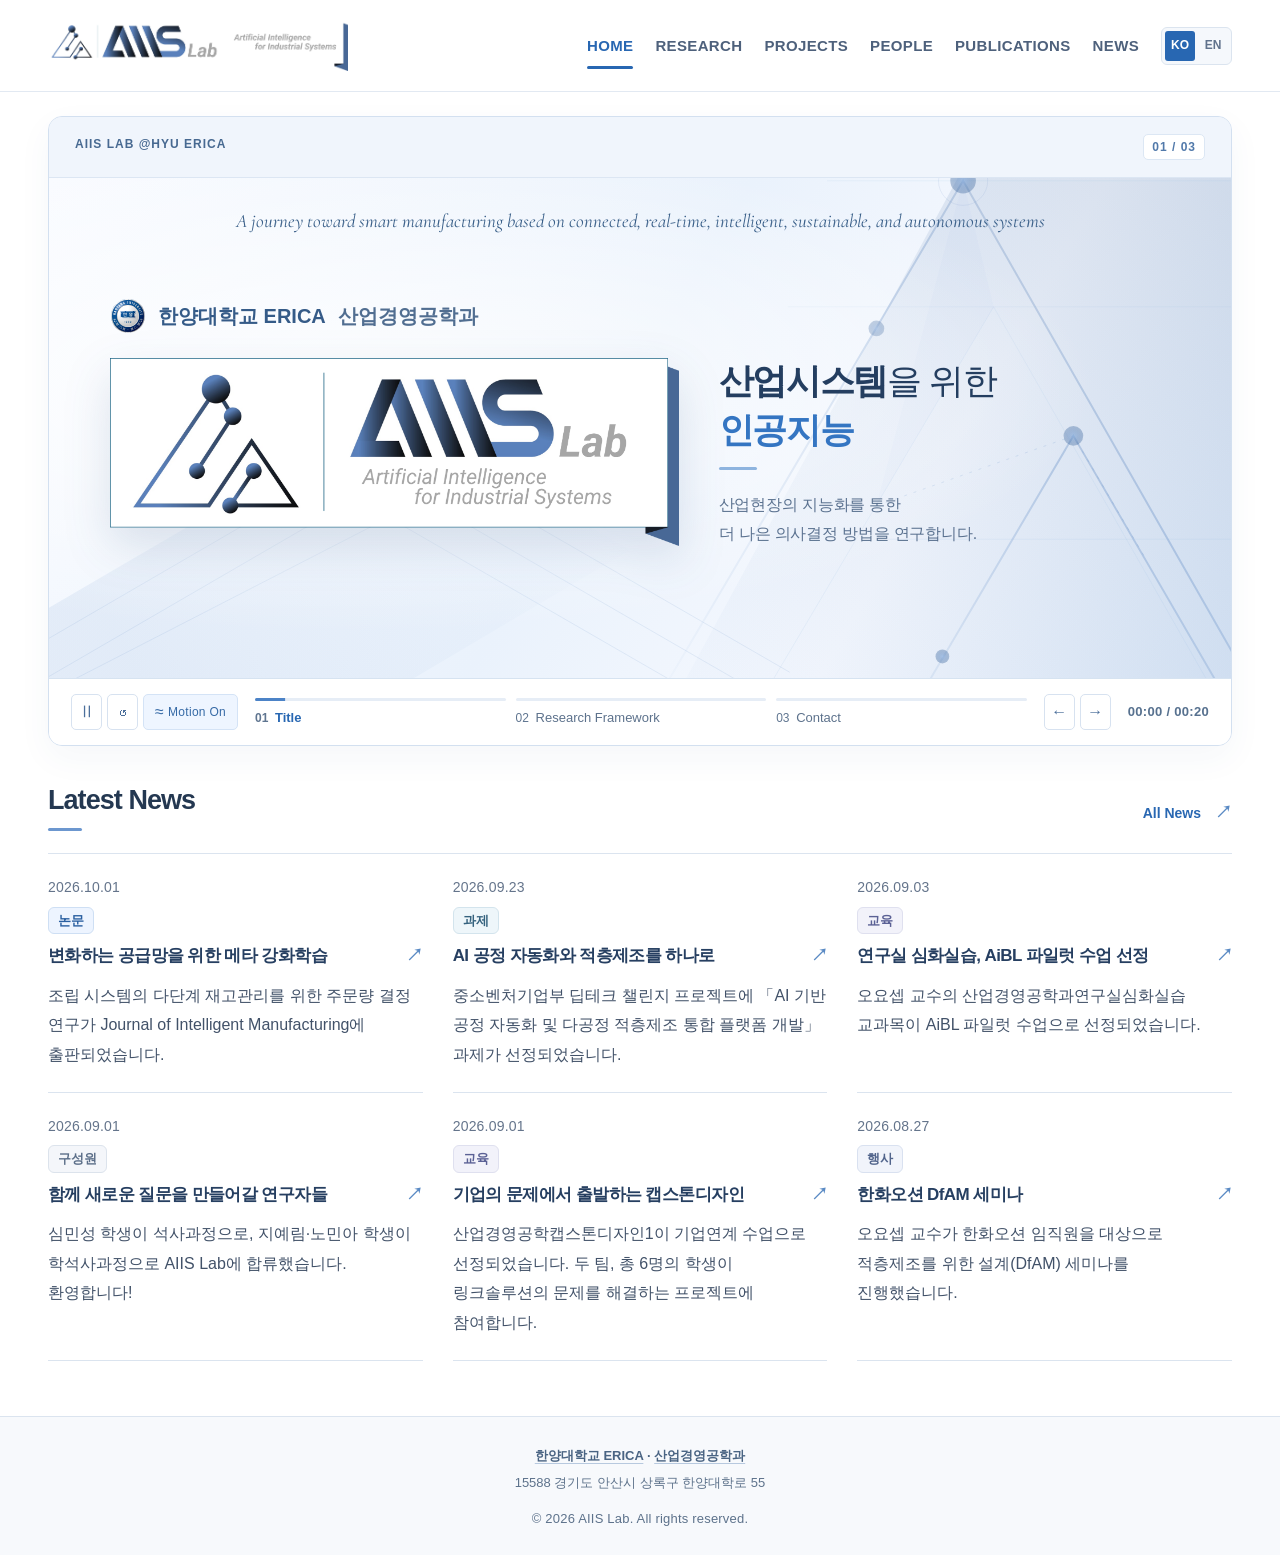
<file: index.html>
<!doctype html>
<html lang="ko">
<head>
  <meta charset="utf-8">
  <meta name="viewport" content="width=device-width,initial-scale=1">
  <meta name="theme-color" content="#132b3b">
  <meta name="description" content="한양대학교 ERICA AIIS Lab. 산업 AI, 강화학습, 디지털 트윈, 적층제조를 연구합니다.">
  <meta property="og:title" content="AIIS Lab | Hanyang University ERICA">
  <meta property="og:description" content="Artificial Intelligence for Industrial Systems · Hanyang University ERICA">
  <meta property="og:type" content="website">
  <title>AIIS Lab | Hanyang University ERICA</title>
  <link rel="icon" href="favicon-circle-v3.ico" sizes="16x16 32x32 48x48 64x64"><link rel="icon" href="favicon-circle-v3-32.png" type="image/png" sizes="32x32"><link rel="icon" href="favicon-circle-v3.png" type="image/png" sizes="64x64">
  <link rel="stylesheet" href="assets/styles.css?v=b64cec29d4">
  <link rel="stylesheet" href="assets/presentation.css?v=cc735d5f9a">
  <link rel="stylesheet" href="assets/sections.css?v=c8eaf619d2">
  <link rel="stylesheet" href="assets/theme.css?v=51b29d573b">
  <script defer src="assets/content.js?v=c7d3cc229a"></script>
  <script defer src="assets/publications.js?v=779f91a54b"></script>
  <script defer src="assets/profile.js?v=20e5698412"></script>
  <script defer src="assets/research-details.js?v=ee5372c604"></script>
  <script defer src="assets/projects.js?v=aa702530bc"></script>
  <script defer src="assets/render.js?v=c3176ceb00"></script>
  <script defer src="assets/motion.js?v=1d533897d1"></script>
  <script defer src="assets/app.js?v=48881997fd"></script>
</head>
<body data-page="home">
  <div id="app"><a class="skip-link" href="#main">본문으로 건너뛰기</a><header class="site-header"><div class="wrap header-inner"><a class="brand" href="index.html?lang=ko" aria-label="AIIS Lab Home"><img src="assets/logo-header.png?v=508d037684" width="5208" height="899" alt="AIIS Lab — Artificial Intelligence for Industrial Systems"></a><nav id="main-nav" aria-label="Main navigation"><a href="index.html?lang=ko" aria-current="page">HOME</a><a href="research.html?lang=ko">RESEARCH</a><a href="projects.html?lang=ko">PROJECTS</a><a href="people.html?lang=ko">PEOPLE</a><a href="publications.html?lang=ko">PUBLICATIONS</a><a href="news.html?lang=ko">NEWS</a></nav><div class="header-tools"><div class="language-switch" role="group" aria-label="언어 선택"><button type="button" data-language="ko" aria-pressed="true">KO</button><button type="button" data-language="en" aria-pressed="false">EN</button></div><button type="button" class="menu-toggle" aria-controls="main-nav" aria-expanded="false" aria-label="Open menu"><span></span><span></span></button></div></div></header><main id="main"><section class="intro-carousel wrap" aria-label="AIIS Lab 소개 슬라이드" aria-roledescription="carousel" tabindex="0"><div class="intro-topline"><span>AIIS LAB @HYU ERICA</span><span id="intro-count">01 / 03</span></div><h1 class="sr-only">AIIS Lab · Hanyang University ERICA</h1><div class="intro-stage" id="intro-stage">
    <section class="intro-slide slide-title is-active" id="intro-slide-0" data-slide="0" role="group" aria-roledescription="slide" aria-label="1 of 3: Title"><div class="title-atmosphere" aria-hidden="true"></div><p class="title-slogan" lang="en">A journey toward smart manufacturing based on <span class="slogan-keyword">connected</span>, <span class="slogan-keyword">real-time</span>, <span class="slogan-keyword">intelligent</span>, <span class="slogan-keyword">sustainable</span>, and <span class="slogan-keyword">autonomous</span> systems</p><div class="title-content"><div class="title-affiliation"><img class="university-symbol" src="assets/hanyang-symbol.svg" width="42" height="42" alt="한양대학교 Hanyang University"><p><strong>한양대학교 ERICA</strong><span class="affiliation-divider" aria-hidden="true"></span><span class="affiliation-department">산업경영공학과</span></p></div><div class="title-body"><div class="title-banner"><img src="assets/logo-banner.png" width="3985" height="1318" alt="AIIS Lab — Artificial Intelligence for Industrial Systems"></div><div class="title-vision"><h2>산업시스템<span class="title-connector">을 위한</span><br><em>인공지능</em></h2><p>산업현장의 지능화를 통한<br>더 나은 의사결정 방법을 연구합니다.</p></div></div></div></section>
    <section class="intro-slide slide-framework" id="intro-slide-1" data-slide="1" role="group" aria-roledescription="slide" aria-label="2 of 3: Research Framework" hidden><div class="framework-heading"><p class="eyebrow">RESEARCH FRAMEWORK</p><h2><span class="framework-title-line">관찰에서 학습으로</span><br><span class="framework-title-line">결정에서 다시 현장으로</span></h2><p class="framework-summary">현장과 디지털 모델을 연결하는<br>네 단계의 지능화 순환</p></div><section class="intelligence-loop" data-stage="monitor" aria-label="산업 시스템의 학습과 피드백 순환"><div class="loop-heading"><span>THE INTELLIGENCE LOOP</span><span class="loop-index" id="loop-index">01 / 04</span></div><div class="loop-map"><svg class="loop-wires" viewBox="0 0 500 268" preserveAspectRatio="none" aria-hidden="true"><path class="wire-base" d="M120 55H380V213H120Z"/><path class="wire-flow" d="M120 55H380V213H120Z"/><path class="wire-core" d="M120 55L250 134L380 55M120 213L250 134L380 213"/></svg><button type="button" class="loop-node node-monitor" data-loop-stage="monitor" aria-pressed="true" aria-controls="loop-detail"><span class="node-number">01</span><span class="node-title"><svg class="node-glyph" width="24" height="24" viewBox="0 0 24 24" fill="none" stroke="currentColor" stroke-linecap="round" stroke-linejoin="round" aria-hidden="true"><rect x="3" y="4" width="18" height="13" rx="2"/><path d="M8 21h8M12 17v4M6 11h3l2-4 3 7 2-3h2"/></svg><strong>모니터링</strong></span><small>SENSE THE SYSTEM</small></button><button type="button" class="loop-node node-learn" data-loop-stage="learn" aria-pressed="false" aria-controls="loop-detail"><span class="node-number">02</span><span class="node-title"><svg class="node-glyph" width="24" height="24" viewBox="0 0 24 24" fill="none" stroke="currentColor" stroke-linecap="round" stroke-linejoin="round" aria-hidden="true"><circle cx="5" cy="12" r="2"/><circle cx="12" cy="5" r="2"/><circle cx="12" cy="19" r="2"/><circle cx="19" cy="12" r="2"/><path d="m7 10 3-3m4 0 3 3M7 14l3 3m4 0 3-3M12 7v10"/></svg><strong>학습</strong></span><small>LEARN FROM DATA</small></button><button type="button" class="loop-node node-decide" data-loop-stage="decide" aria-pressed="false" aria-controls="loop-detail"><span class="node-number">03</span><span class="node-title"><svg class="node-glyph" width="24" height="24" viewBox="0 0 24 24" fill="none" stroke="currentColor" stroke-linecap="round" stroke-linejoin="round" aria-hidden="true"><path d="M5 4v16M5 12h10M12 7l5 5-5 5M18 4h3v16h-3"/></svg><strong>의사결정</strong></span><small>PLAN & OPTIMIZE</small></button><button type="button" class="loop-node node-feedback" data-loop-stage="feedback" aria-pressed="false" aria-controls="loop-detail"><span class="node-number">04</span><span class="node-title"><svg class="node-glyph" width="24" height="24" viewBox="0 0 24 24" fill="none" stroke="currentColor" stroke-linecap="round" stroke-linejoin="round" aria-hidden="true"><path d="M20 10a8 8 0 0 0-14-4L3 9m0-5v5h5M4 14a8 8 0 0 0 14 4l3-3m0 5v-5h-5"/></svg><strong>피드백</strong></span><small>IMPROVE THE SYSTEM</small></button><div class="loop-core"><div class="core-symbol" aria-hidden="true"><span></span><span></span></div><span>PHYSICAL <b>↔</b> DIGITAL</span></div></div><div class="loop-description" id="loop-detail"><p id="loop-description">공정의 상태와 품질을 관찰하고, 실제 생산 현장을 디지털 모델과 연결합니다</p></div><div class="loop-controls"><button id="loop-play" type="button" aria-pressed="true" aria-label="순환 애니메이션 일시정지"><span aria-hidden="true">Ⅱ</span> <span id="loop-play-label">일시정지</span></button></div></section></section>
    <section class="intro-slide slide-contact" id="intro-slide-2" data-slide="2" role="group" aria-roledescription="slide" aria-label="3 of 3: Contact" hidden><div class="contact-slide-intro"><p class="eyebrow">CONTACT</p><span class="contact-emblem"><img class="contact-symbol" src="assets/contact-symbol.png" width="1254" height="1254" alt="AIIS Lab symbol"></span><a class="contact-email" href="mailto:yosepoh@hanyang.ac.kr">yosepoh@hanyang.ac.kr <span aria-hidden="true">↗</span></a><p class="contact-slide-note">연구·대학원 진학·산학협력 문의</p><div class="contact-social-links" role="group" aria-label="AIIS Lab 소셜 미디어"><a class="contact-social-link" href="https://www.youtube.com/@AIIS-o2r" target="_blank" rel="noopener noreferrer" aria-label="YouTube @AIIS-o2r — 새 탭에서 열기"><svg class="contact-social-icon" width="24" height="24" viewBox="0 0 24 24" fill="none" stroke="currentColor" stroke-linecap="round" stroke-linejoin="round" aria-hidden="true"><rect x="2" y="5" width="20" height="14" rx="4"/><path d="m10 9 6 3-6 3Z"/></svg><span class="contact-social-copy"><strong>YouTube</strong><span>@AIIS-o2r</span></span><span aria-hidden="true">↗</span></a><a class="contact-social-link" href="https://www.instagram.com/aiis_hyu/" target="_blank" rel="noopener noreferrer" aria-label="Instagram @aiis_hyu — 새 탭에서 열기"><svg class="contact-social-icon" width="24" height="24" viewBox="0 0 24 24" fill="none" stroke="currentColor" stroke-linecap="round" stroke-linejoin="round" aria-hidden="true"><rect x="3" y="3" width="18" height="18" rx="5"/><circle cx="12" cy="12" r="4"/><circle cx="17.5" cy="6.5" r=".7" fill="currentColor" stroke="none"/></svg><span class="contact-social-copy"><strong>Instagram</strong><span>@aiis_hyu</span></span><span aria-hidden="true">↗</span></a></div></div><div class="contact-slide-details"><p class="contact-campus">한양대학교 ERICA<span>산업경영공학과</span></p><dl><div><dt><svg class="contact-detail-icon" width="24" height="24" viewBox="0 0 24 24" fill="none" stroke="currentColor" stroke-linecap="round" stroke-linejoin="round" aria-hidden="true"><path d="M4 21V3h12v18M2 21h20M16 10h4v11M8 7h4M8 11h4M8 15h4"/></svg>연구 공간</dt><dd>제5공학관<br>교수연구실 508호<br>AIIS연구실 533호</dd></div><div><dt><svg class="contact-detail-icon" width="24" height="24" viewBox="0 0 24 24" fill="none" stroke="currentColor" stroke-linecap="round" stroke-linejoin="round" aria-hidden="true"><path d="M19 10c0 5-7 11-7 11S5 15 5 10a7 7 0 1 1 14 0Z"/><circle cx="12" cy="10" r="2.5"/></svg>주소</dt><dd>15588 경기도 안산시 상록구<br>한양대학로 55</dd></div><div><dt><svg class="contact-detail-icon" width="24" height="24" viewBox="0 0 24 24" fill="none" stroke="currentColor" stroke-linecap="round" stroke-linejoin="round" aria-hidden="true"><path d="m5 3 4 1 1 5-3 2c1.5 3 3 4.5 6 6l2-3 5 1 1 4c-1 3-5 3-10-1S2 7 5 3Z"/></svg>전화</dt><dd><a href="tel:+82314005261">+82-31-400-5261</a></dd></div></dl></div></section>
    </div><div class="intro-controls"><div class="intro-playback"><button id="intro-play" type="button" aria-label="Pause slideshow" aria-pressed="true">Ⅱ</button><button id="intro-restart" type="button" aria-label="Restart slideshow">↺</button><button id="intro-motion" type="button" aria-label="Pause visual animations" aria-pressed="true"><span aria-hidden="true">≈</span><span>Motion On</span></button></div><div class="intro-segments" role="group" aria-label="Slide selection"><button type="button" data-intro-slide="0" aria-controls="intro-slide-0" aria-pressed="true"><span class="segment-track"><span class="segment-fill"></span></span><span class="segment-label"><small>01</small> Title</span></button><button type="button" data-intro-slide="1" aria-controls="intro-slide-1" aria-pressed="false"><span class="segment-track"><span class="segment-fill"></span></span><span class="segment-label"><small>02</small> Research Framework</span></button><button type="button" data-intro-slide="2" aria-controls="intro-slide-2" aria-pressed="false"><span class="segment-track"><span class="segment-fill"></span></span><span class="segment-label"><small>03</small> Contact</span></button></div><div class="intro-arrows"><button type="button" data-intro-step="-1" aria-label="Previous slide">←</button><button type="button" data-intro-step="1" aria-label="Next slide">→</button></div><span id="intro-time" aria-hidden="true">00:00 / 00:20</span></div><span class="sr-only" id="intro-announcement" aria-live="polite"></span></section><section class="home-news wrap" aria-labelledby="latest-news-title"><div class="section-heading"><div><h2 id="latest-news-title">Latest News</h2></div><a class="text-link" href="news.html?lang=ko">All News <span aria-hidden="true">↗</span></a></div><div class="home-news-grid"><article class="home-news-item"><div class="news-meta"><time datetime="2026-10-01">2026.10.01</time><span class="tag tag--paper">논문</span></div><h3><a href="news.html?lang=ko#meta-rl">변화하는 공급망을 위한 메타 강화학습 <span aria-hidden="true">↗</span></a></h3><p>조립 시스템의 다단계 재고관리를 위한 주문량 결정 연구가 Journal of Intelligent Manufacturing에 출판되었습니다.</p></article><article class="home-news-item"><div class="news-meta"><time datetime="2026-09-23">2026.09.23</time><span class="tag tag--project">과제</span></div><h3><a href="news.html?lang=ko#deeptech">AI 공정 자동화와 적층제조를 하나로 <span aria-hidden="true">↗</span></a></h3><p>중소벤처기업부 딥테크 챌린지 프로젝트에 「AI 기반 공정 자동화 및 다공정 적층제조 통합 플랫폼 개발」 과제가 선정되었습니다.</p></article><article class="home-news-item"><div class="news-meta"><time datetime="2026-09-03">2026.09.03</time><span class="tag tag--education">교육</span></div><h3><a href="news.html?lang=ko#aibl">연구실 심화실습, AiBL 파일럿 수업 선정 <span aria-hidden="true">↗</span></a></h3><p>오요셉 교수의 산업경영공학과연구실심화실습 교과목이 AiBL 파일럿 수업으로 선정되었습니다.</p></article><article class="home-news-item"><div class="news-meta"><time datetime="2026-09-01">2026.09.01</time><span class="tag tag--people">구성원</span></div><h3><a href="news.html?lang=ko#welcome">함께 새로운 질문을 만들어갈 연구자들 <span aria-hidden="true">↗</span></a></h3><p>심민성 학생이 석사과정으로, 지예림·노민아 학생이 학석사과정으로 AIIS Lab에 합류했습니다. 환영합니다!</p></article><article class="home-news-item"><div class="news-meta"><time datetime="2026-09-01">2026.09.01</time><span class="tag tag--education">교육</span></div><h3><a href="news.html?lang=ko#capstone-course">기업의 문제에서 출발하는 캡스톤디자인 <span aria-hidden="true">↗</span></a></h3><p>산업경영공학캡스톤디자인1이 기업연계 수업으로 선정되었습니다. 두 팀, 총 6명의 학생이 링크솔루션의 문제를 해결하는 프로젝트에 참여합니다.</p></article><article class="home-news-item"><div class="news-meta"><time datetime="2026-08-27">2026.08.27</time><span class="tag tag--event">행사</span></div><h3><a href="news.html?lang=ko#hanwha">한화오션 DfAM 세미나 <span aria-hidden="true">↗</span></a></h3><p>오요셉 교수가 한화오션 임직원을 대상으로 적층제조를 위한 설계(DfAM) 세미나를 진행했습니다.</p></article></div></section></main><footer class="site-footer simple-footer"><div class="wrap"><p class="footer-affiliation"><a href="https://www.hanyang.ac.kr/erica" target="_blank" rel="noopener noreferrer">한양대학교 ERICA</a> · <a href="https://ime.hanyang.ac.kr/home" target="_blank" rel="noopener noreferrer">산업경영공학과</a></p><p class="footer-address">15588 경기도 안산시 상록구 한양대학로 55</p><p class="footer-copyright">© 2026 AIIS Lab. All rights reserved.</p></div></footer><dialog id="photo-dialog" aria-label="연구실 사진"><button type="button" class="dialog-close" aria-label="사진 닫기">×</button><img id="dialog-image" alt=""><p id="dialog-caption"></p></dialog><div id="site-toast" role="status" aria-live="polite"></div></div>
  <noscript><p style="padding:20px;text-align:center">언어 전환, 검색, 사진 확대와 애니메이션에는 JavaScript가 필요합니다. Navigation and reading remain available.</p></noscript>
</body>
</html>
</file>
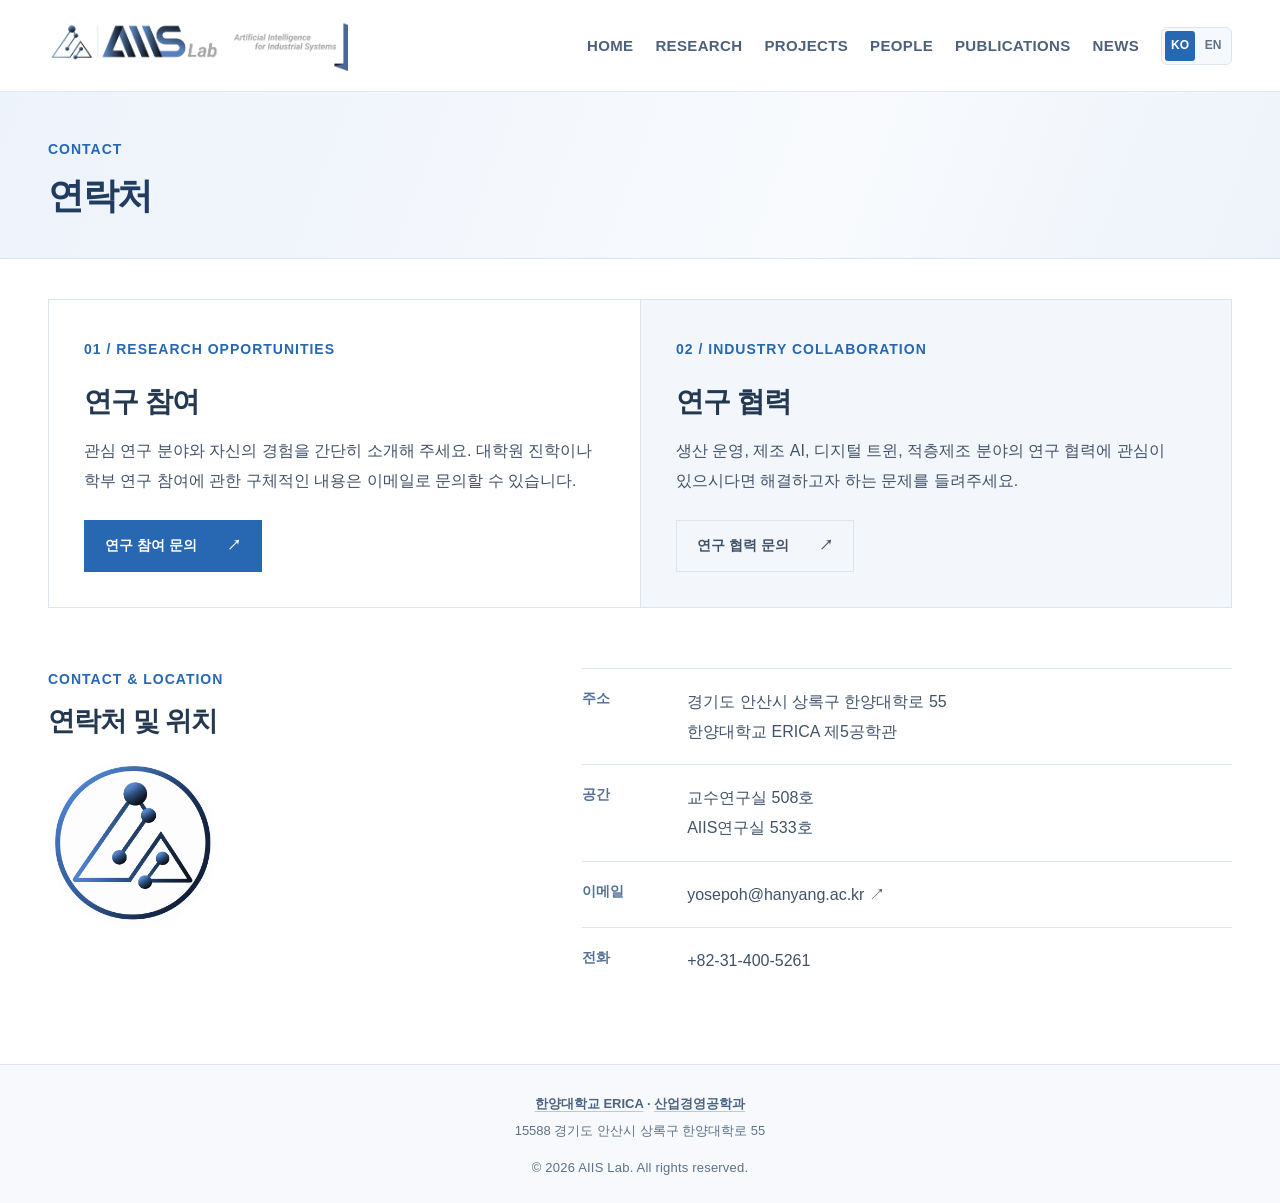
<file: contact.html>
<!doctype html>
<html lang="ko">
<head>
  <meta charset="utf-8">
  <meta name="viewport" content="width=device-width,initial-scale=1">
  <meta name="theme-color" content="#132b3b">
  <meta name="description" content="한양대학교 ERICA AIIS Lab. 산업 AI, 강화학습, 디지털 트윈, 적층제조를 연구합니다.">
  <meta property="og:title" content="연락처 · AIIS Lab | Hanyang University ERICA">
  <meta property="og:description" content="Artificial Intelligence for Industrial Systems · Hanyang University ERICA">
  <meta property="og:type" content="website">
  <title>연락처 · AIIS Lab | Hanyang University ERICA</title>
  <link rel="icon" href="favicon-circle-v3.ico" sizes="16x16 32x32 48x48 64x64"><link rel="icon" href="favicon-circle-v3-32.png" type="image/png" sizes="32x32"><link rel="icon" href="favicon-circle-v3.png" type="image/png" sizes="64x64">
  <link rel="stylesheet" href="assets/styles.css?v=b64cec29d4">
  <link rel="stylesheet" href="assets/presentation.css?v=cc735d5f9a">
  <link rel="stylesheet" href="assets/sections.css?v=c8eaf619d2">
  <link rel="stylesheet" href="assets/theme.css?v=51b29d573b">
  <script defer src="assets/content.js?v=c7d3cc229a"></script>
  <script defer src="assets/publications.js?v=779f91a54b"></script>
  <script defer src="assets/profile.js?v=20e5698412"></script>
  <script defer src="assets/research-details.js?v=ee5372c604"></script>
  <script defer src="assets/projects.js?v=aa702530bc"></script>
  <script defer src="assets/render.js?v=c3176ceb00"></script>
  <script defer src="assets/motion.js?v=1d533897d1"></script>
  <script defer src="assets/app.js?v=48881997fd"></script>
</head>
<body data-page="contact">
  <div id="app"><a class="skip-link" href="#main">본문으로 건너뛰기</a><header class="site-header"><div class="wrap header-inner"><a class="brand" href="index.html?lang=ko" aria-label="AIIS Lab Home"><img src="assets/logo-header.png?v=508d037684" width="5208" height="899" alt="AIIS Lab — Artificial Intelligence for Industrial Systems"></a><nav id="main-nav" aria-label="Main navigation"><a href="index.html?lang=ko">HOME</a><a href="research.html?lang=ko">RESEARCH</a><a href="projects.html?lang=ko">PROJECTS</a><a href="people.html?lang=ko">PEOPLE</a><a href="publications.html?lang=ko">PUBLICATIONS</a><a href="news.html?lang=ko">NEWS</a></nav><div class="header-tools"><div class="language-switch" role="group" aria-label="언어 선택"><button type="button" data-language="ko" aria-pressed="true">KO</button><button type="button" data-language="en" aria-pressed="false">EN</button></div><button type="button" class="menu-toggle" aria-controls="main-nav" aria-expanded="false" aria-label="Open menu"><span></span><span></span></button></div></div></header><main id="main"><section class="page-hero"><div class="wrap"><div><p class="eyebrow">CONTACT</p><h1>연락처</h1></div></div></section><div class="wrap"><div class="contact-grid"><section><span class="section-number">01 / RESEARCH OPPORTUNITIES</span><h2>연구 참여</h2><p>관심 연구 분야와 자신의 경험을 간단히 소개해 주세요. 대학원 진학이나 학부 연구 참여에 관한 구체적인 내용은 이메일로 문의할 수 있습니다.</p><a class="button primary" href="mailto:yosepoh@hanyang.ac.kr?subject=AIIS%20Lab%20Research%20Inquiry">연구 참여 문의 <span aria-hidden="true">↗</span></a></section><section><span class="section-number">02 / INDUSTRY COLLABORATION</span><h2>연구 협력</h2><p>생산 운영, 제조 AI, 디지털 트윈, 적층제조 분야의 연구 협력에 관심이 있으시다면 해결하고자 하는 문제를 들려주세요.</p><a class="button" href="mailto:yosepoh@hanyang.ac.kr?subject=AIIS%20Lab%20Collaboration%20Inquiry">연구 협력 문의 <span aria-hidden="true">↗</span></a></section></div><div class="contact-details"><div><p class="eyebrow">CONTACT & LOCATION</p><h2>연락처 및 위치</h2><img class="contact-symbol" src="assets/contact-symbol.png" width="1254" height="1254" alt="AIIS Lab symbol"></div><dl><div><dt>주소</dt><dd>경기도 안산시 상록구 한양대학로 55<br>한양대학교 ERICA 제5공학관</dd></div><div><dt>공간</dt><dd>교수연구실 508호<br>AIIS연구실 533호</dd></div><div><dt>이메일</dt><dd><a href="mailto:yosepoh@hanyang.ac.kr">yosepoh@hanyang.ac.kr <span aria-hidden="true">↗</span></a></dd></div><div><dt>전화</dt><dd><a href="tel:+82314005261">+82-31-400-5261</a></dd></div></dl></div></div></main><footer class="site-footer simple-footer"><div class="wrap"><p class="footer-affiliation"><a href="https://www.hanyang.ac.kr/erica" target="_blank" rel="noopener noreferrer">한양대학교 ERICA</a> · <a href="https://ime.hanyang.ac.kr/home" target="_blank" rel="noopener noreferrer">산업경영공학과</a></p><p class="footer-address">15588 경기도 안산시 상록구 한양대학로 55</p><p class="footer-copyright">© 2026 AIIS Lab. All rights reserved.</p></div></footer><dialog id="photo-dialog" aria-label="연구실 사진"><button type="button" class="dialog-close" aria-label="사진 닫기">×</button><img id="dialog-image" alt=""><p id="dialog-caption"></p></dialog><div id="site-toast" role="status" aria-live="polite"></div></div>
  <noscript><p style="padding:20px;text-align:center">언어 전환, 검색, 사진 확대와 애니메이션에는 JavaScript가 필요합니다. Navigation and reading remain available.</p></noscript>
</body>
</html>
</file>
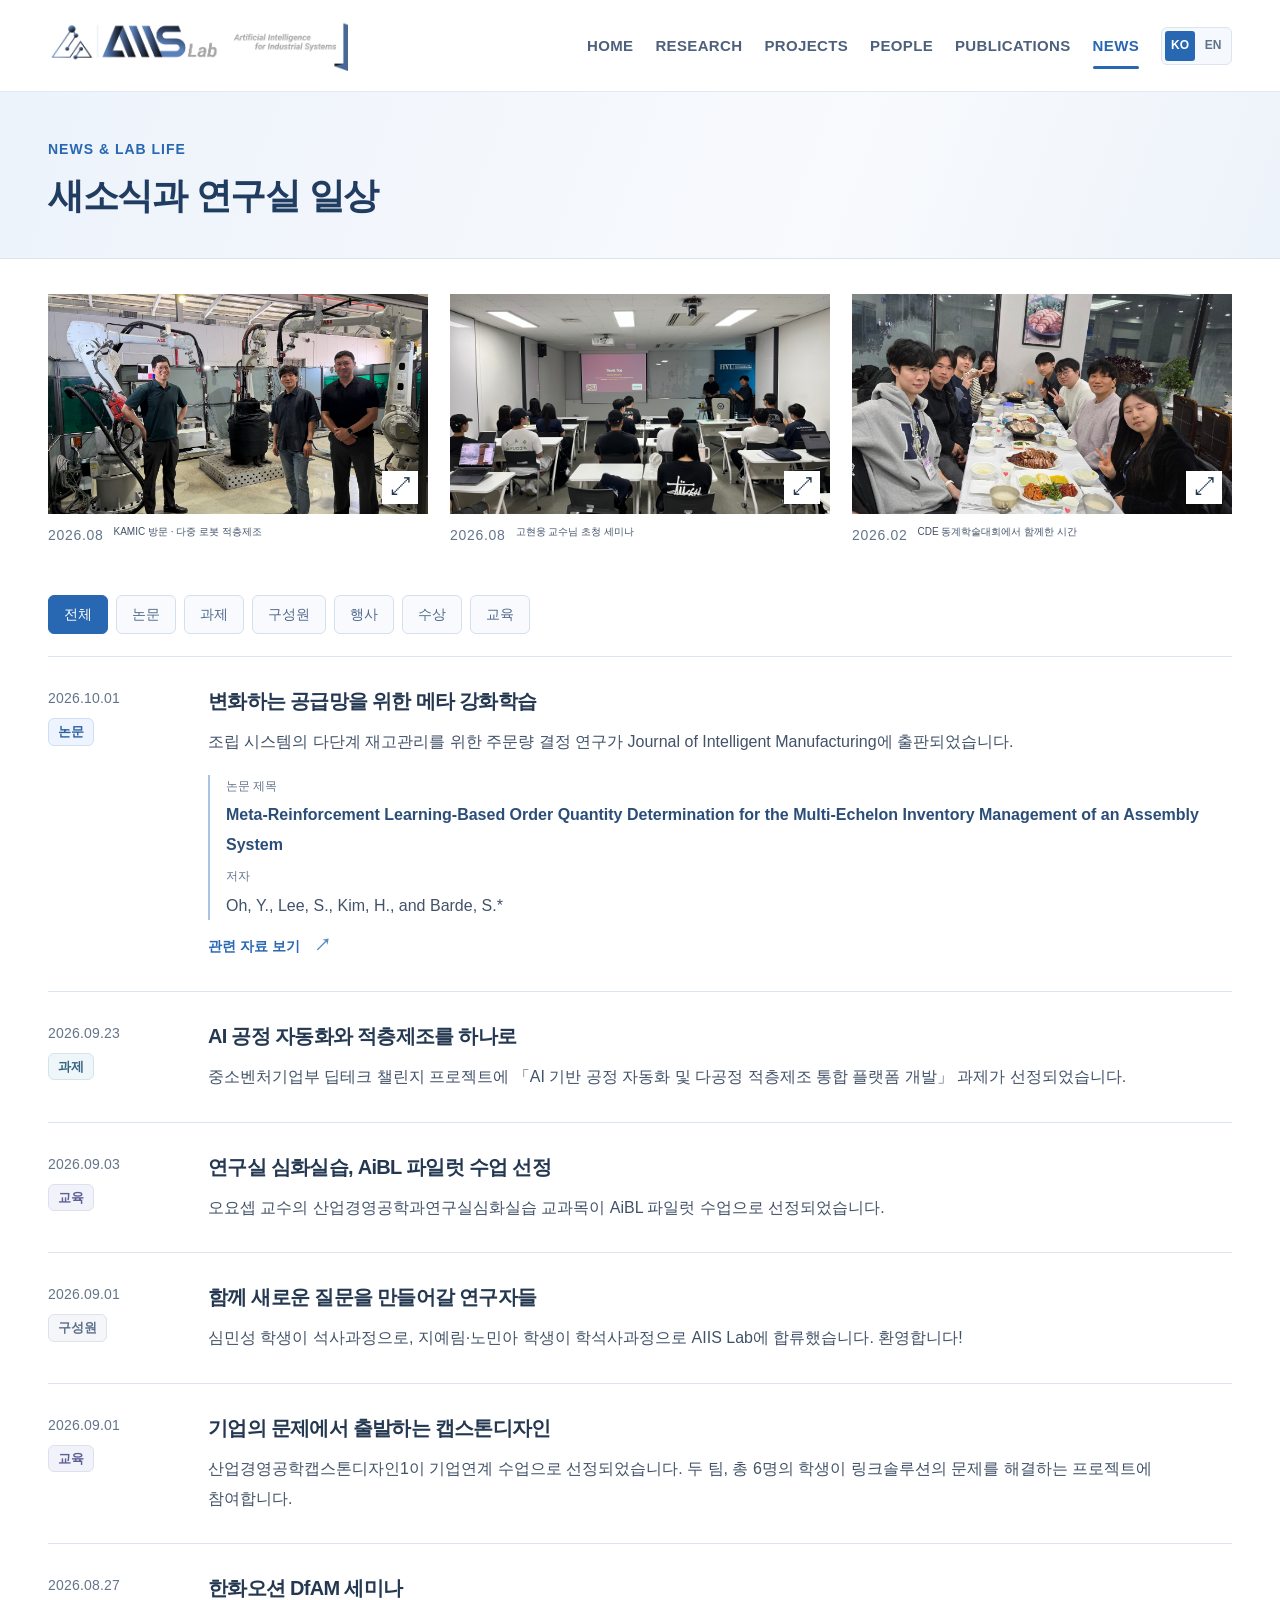
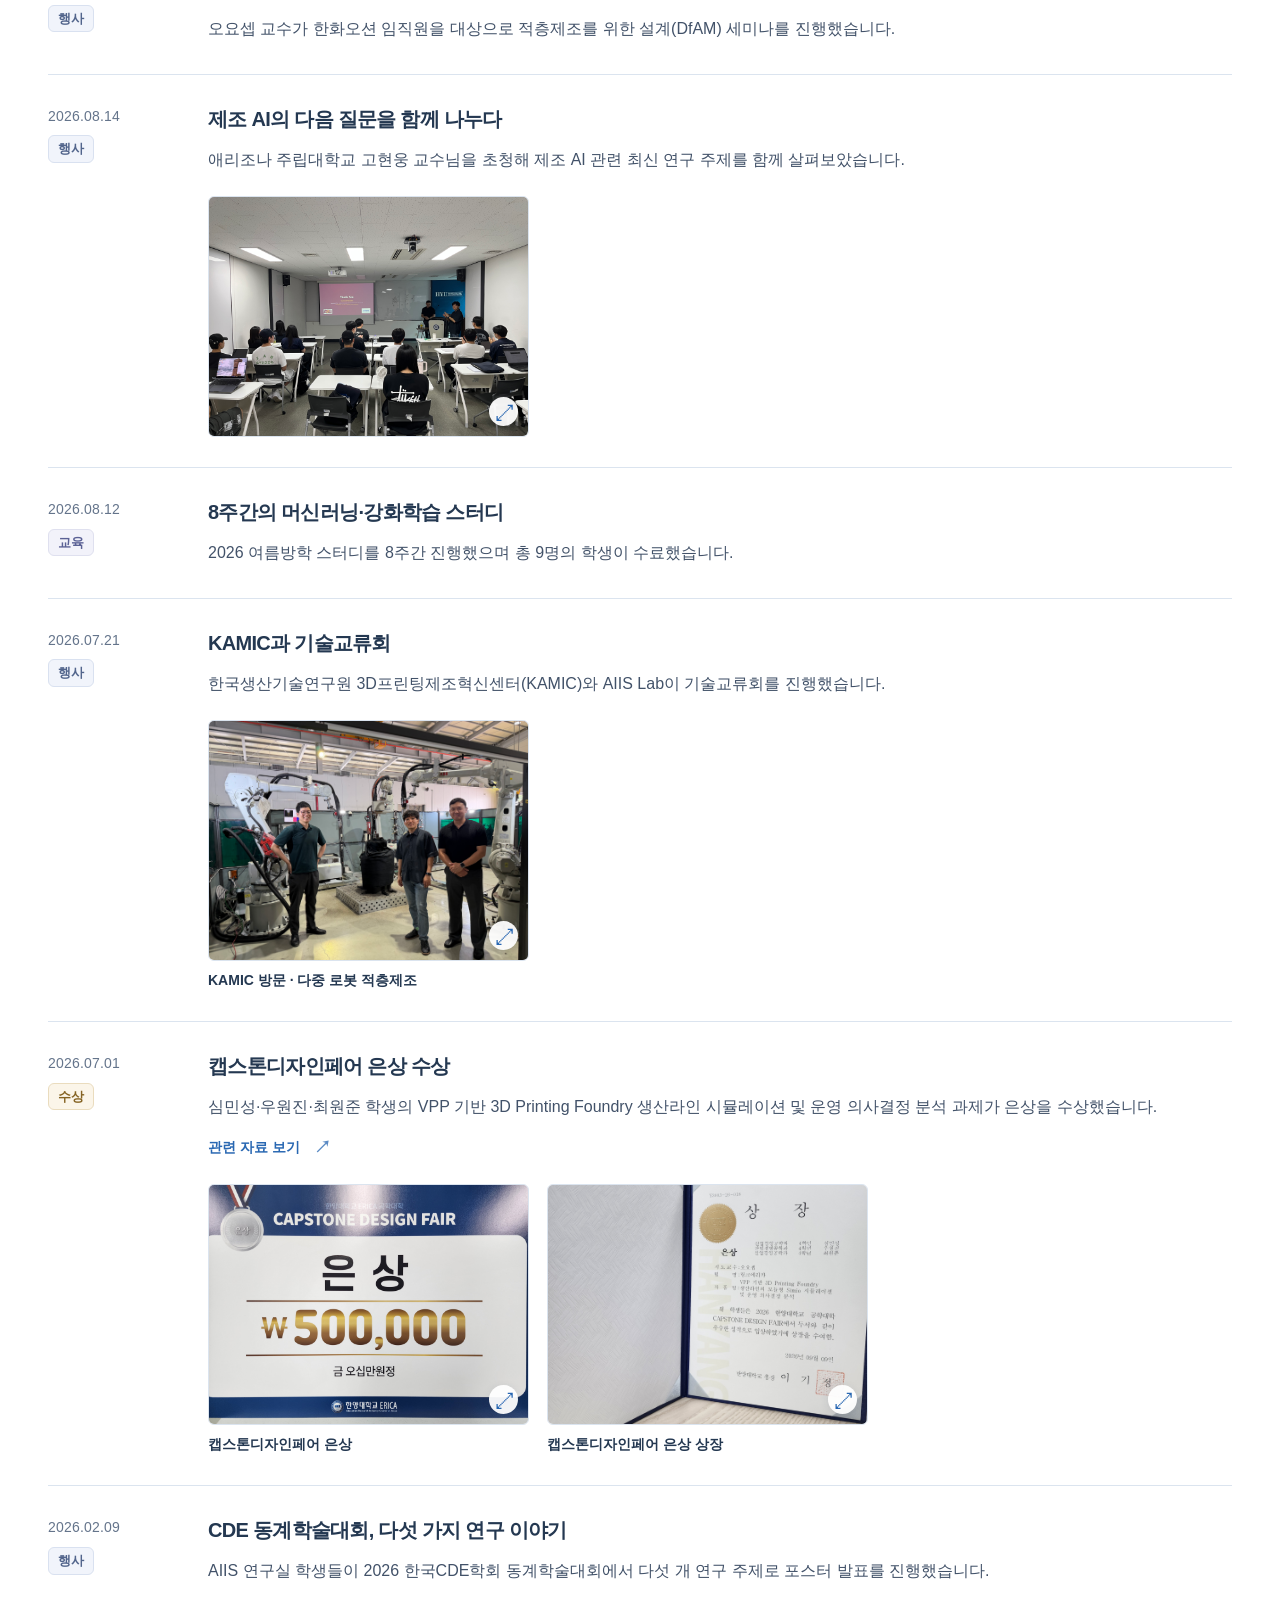
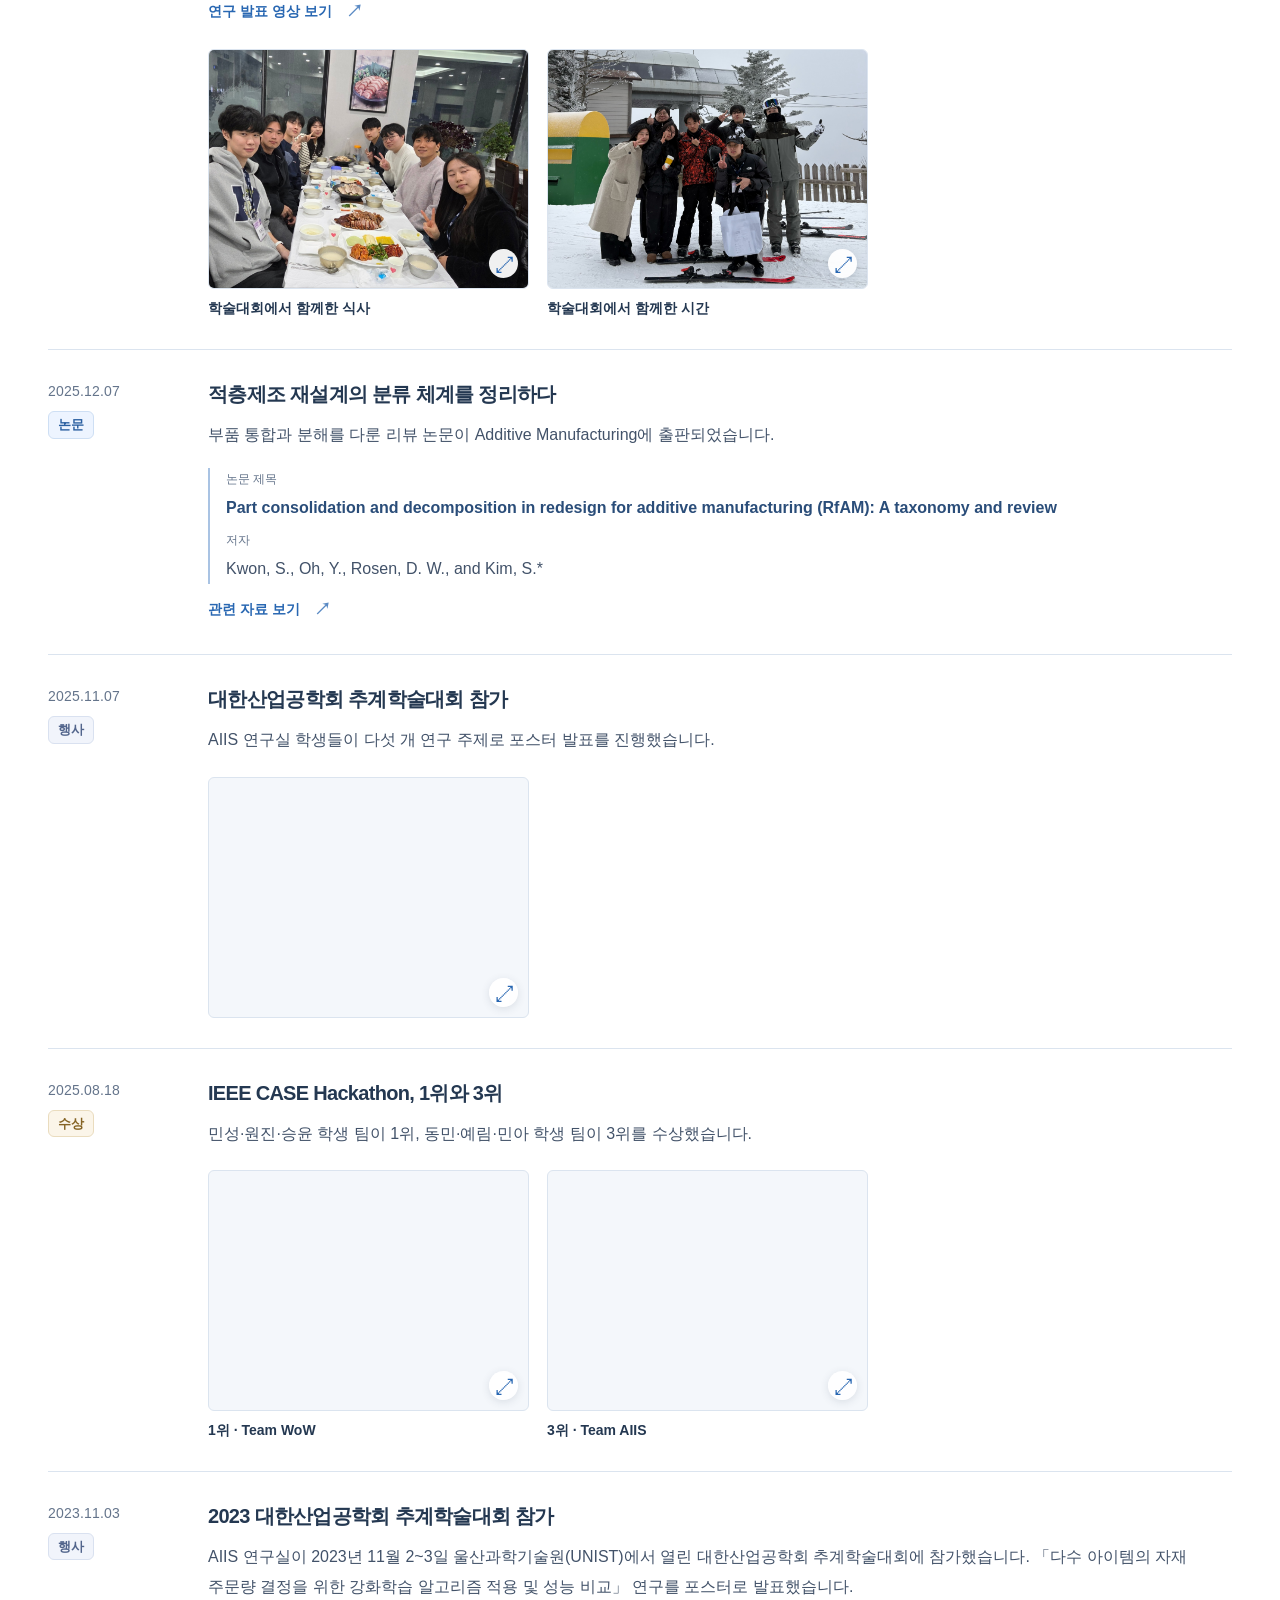
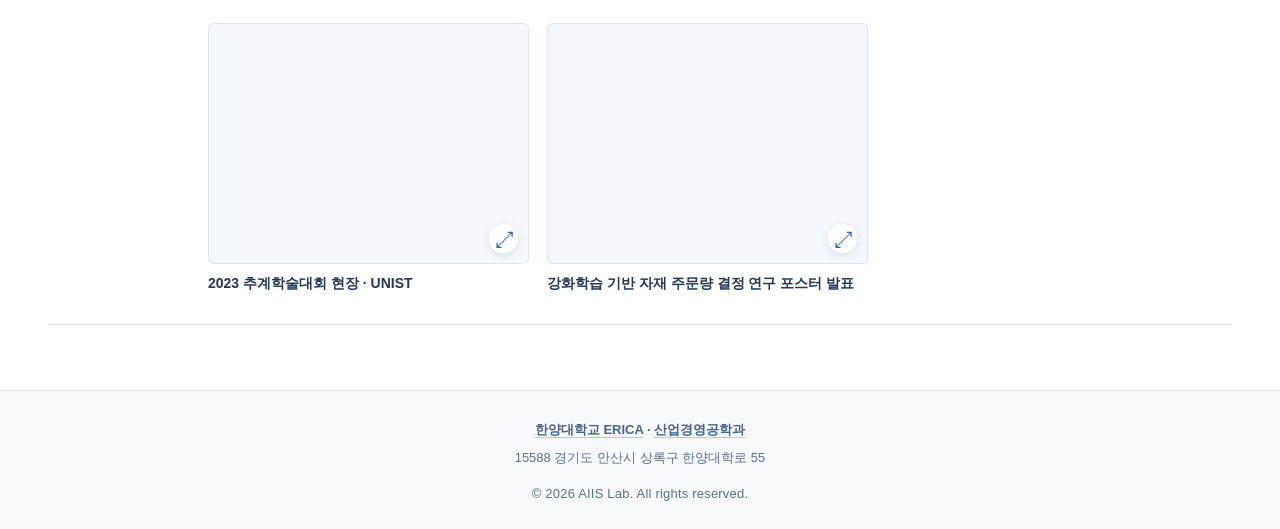
<file: news.html>
<!doctype html>
<html lang="ko">
<head>
  <meta charset="utf-8">
  <meta name="viewport" content="width=device-width,initial-scale=1">
  <meta name="theme-color" content="#132b3b">
  <meta name="description" content="한양대학교 ERICA AIIS Lab. 산업 AI, 강화학습, 디지털 트윈, 적층제조를 연구합니다.">
  <meta property="og:title" content="새소식 · AIIS Lab | Hanyang University ERICA">
  <meta property="og:description" content="Artificial Intelligence for Industrial Systems · Hanyang University ERICA">
  <meta property="og:type" content="website">
  <title>새소식 · AIIS Lab | Hanyang University ERICA</title>
  <link rel="icon" href="favicon-circle-v3.ico" sizes="16x16 32x32 48x48 64x64"><link rel="icon" href="favicon-circle-v3-32.png" type="image/png" sizes="32x32"><link rel="icon" href="favicon-circle-v3.png" type="image/png" sizes="64x64">
  <link rel="stylesheet" href="assets/styles.css?v=b64cec29d4">
  <link rel="stylesheet" href="assets/presentation.css?v=cc735d5f9a">
  <link rel="stylesheet" href="assets/sections.css?v=c8eaf619d2">
  <link rel="stylesheet" href="assets/theme.css?v=51b29d573b">
  <script defer src="assets/content.js?v=c7d3cc229a"></script>
  <script defer src="assets/publications.js?v=779f91a54b"></script>
  <script defer src="assets/profile.js?v=20e5698412"></script>
  <script defer src="assets/research-details.js?v=ee5372c604"></script>
  <script defer src="assets/projects.js?v=aa702530bc"></script>
  <script defer src="assets/render.js?v=c3176ceb00"></script>
  <script defer src="assets/motion.js?v=1d533897d1"></script>
  <script defer src="assets/app.js?v=48881997fd"></script>
</head>
<body data-page="news">
  <div id="app"><a class="skip-link" href="#main">본문으로 건너뛰기</a><header class="site-header"><div class="wrap header-inner"><a class="brand" href="index.html?lang=ko" aria-label="AIIS Lab Home"><img src="assets/logo-header.png?v=508d037684" width="5208" height="899" alt="AIIS Lab — Artificial Intelligence for Industrial Systems"></a><nav id="main-nav" aria-label="Main navigation"><a href="index.html?lang=ko">HOME</a><a href="research.html?lang=ko">RESEARCH</a><a href="projects.html?lang=ko">PROJECTS</a><a href="people.html?lang=ko">PEOPLE</a><a href="publications.html?lang=ko">PUBLICATIONS</a><a href="news.html?lang=ko" aria-current="page">NEWS</a></nav><div class="header-tools"><div class="language-switch" role="group" aria-label="언어 선택"><button type="button" data-language="ko" aria-pressed="true">KO</button><button type="button" data-language="en" aria-pressed="false">EN</button></div><button type="button" class="menu-toggle" aria-controls="main-nav" aria-expanded="false" aria-label="Open menu"><span></span><span></span></button></div></div></header><main id="main"><section class="page-hero"><div class="wrap"><div><p class="eyebrow">NEWS & LAB LIFE</p><h1>새소식과 연구실 일상</h1></div></div></section><div class="wrap"><section class="photo-strip" aria-label="연구실 사진"><figure><button class="gallery-photo" type="button" data-lightbox="0" aria-label="KAMIC 방문 · 다중 로봇 적층제조 — 사진 크게 보기"><img src="assets/kamic-2026.jpg" width="1200" height="900" style="object-position:50% 53%" alt="KAMIC 방문 · 다중 로봇 적층제조" loading="lazy"><span class="photo-expand" aria-hidden="true">⤢</span></button><div class="gallery-caption"><span>2026.08</span><p>KAMIC 방문 · 다중 로봇 적층제조</p></div></figure><figure><button class="gallery-photo" type="button" data-lightbox="1" aria-label="고현웅 교수님 초청 세미나 — 사진 크게 보기"><img src="assets/seminar-2026.jpg" width="1200" height="900" style="object-position:50% 66%" alt="고현웅 교수님 초청 세미나" loading="lazy"><span class="photo-expand" aria-hidden="true">⤢</span></button><div class="gallery-caption"><span>2026.08</span><p>고현웅 교수님 초청 세미나</p></div></figure><figure><button class="gallery-photo" type="button" data-lightbox="2" aria-label="CDE 동계학술대회에서 함께한 시간 — 사진 크게 보기"><img src="assets/cde-2026.jpg" width="1200" height="900" style="object-position:50% 45%" alt="CDE 동계학술대회에서 함께한 시간" loading="lazy"><span class="photo-expand" aria-hidden="true">⤢</span></button><div class="gallery-caption"><span>2026.02</span><p>CDE 동계학술대회에서 함께한 시간</p></div></figure></section><div class="news-filters" role="group" aria-label="소식 분류"><button type="button" data-news-filter="all" aria-pressed="true">전체</button><button type="button" data-news-filter="paper" aria-pressed="false">논문</button><button type="button" data-news-filter="project" aria-pressed="false">과제</button><button type="button" data-news-filter="people" aria-pressed="false">구성원</button><button type="button" data-news-filter="event" aria-pressed="false">행사</button><button type="button" data-news-filter="award" aria-pressed="false">수상</button><button type="button" data-news-filter="education" aria-pressed="false">교육</button></div><div id="news-results"><article class="news-article" id="meta-rl"><div class="news-meta"><time datetime="2026-10-01">2026.10.01</time><span class="tag tag--paper">논문</span></div><div><h2>변화하는 공급망을 위한 메타 강화학습</h2><p>조립 시스템의 다단계 재고관리를 위한 주문량 결정 연구가 Journal of Intelligent Manufacturing에 출판되었습니다.</p><div class="news-paper"><p class="news-paper-title"><span>논문 제목</span><strong>Meta-Reinforcement Learning-Based Order Quantity Determination for the Multi-Echelon Inventory Management of an Assembly System</strong></p><p class="news-paper-authors"><span>저자</span>Oh, Y., Lee, S., Kim, H., and Barde, S.*</p></div><a class="text-link" href="https://doi.org/10.1007/s10845-026-02988-z" target="_blank" rel="noopener noreferrer">관련 자료 보기 <span aria-hidden="true">↗</span></a></div></article><article class="news-article" id="deeptech"><div class="news-meta"><time datetime="2026-09-23">2026.09.23</time><span class="tag tag--project">과제</span></div><div><h2>AI 공정 자동화와 적층제조를 하나로</h2><p>중소벤처기업부 딥테크 챌린지 프로젝트에 「AI 기반 공정 자동화 및 다공정 적층제조 통합 플랫폼 개발」 과제가 선정되었습니다.</p></div></article><article class="news-article" id="aibl"><div class="news-meta"><time datetime="2026-09-03">2026.09.03</time><span class="tag tag--education">교육</span></div><div><h2>연구실 심화실습, AiBL 파일럿 수업 선정</h2><p>오요셉 교수의 산업경영공학과연구실심화실습 교과목이 AiBL 파일럿 수업으로 선정되었습니다.</p></div></article><article class="news-article" id="welcome"><div class="news-meta"><time datetime="2026-09-01">2026.09.01</time><span class="tag tag--people">구성원</span></div><div><h2>함께 새로운 질문을 만들어갈 연구자들</h2><p>심민성 학생이 석사과정으로, 지예림·노민아 학생이 학석사과정으로 AIIS Lab에 합류했습니다. 환영합니다!</p></div></article><article class="news-article" id="capstone-course"><div class="news-meta"><time datetime="2026-09-01">2026.09.01</time><span class="tag tag--education">교육</span></div><div><h2>기업의 문제에서 출발하는 캡스톤디자인</h2><p>산업경영공학캡스톤디자인1이 기업연계 수업으로 선정되었습니다. 두 팀, 총 6명의 학생이 링크솔루션의 문제를 해결하는 프로젝트에 참여합니다.</p></div></article><article class="news-article" id="hanwha"><div class="news-meta"><time datetime="2026-08-27">2026.08.27</time><span class="tag tag--event">행사</span></div><div><h2>한화오션 DfAM 세미나</h2><p>오요셉 교수가 한화오션 임직원을 대상으로 적층제조를 위한 설계(DfAM) 세미나를 진행했습니다.</p></div></article><article class="news-article news-article--gallery" id="seminar"><div class="news-meta"><time datetime="2026-08-14">2026.08.14</time><span class="tag tag--event">행사</span></div><div><h2>제조 AI의 다음 질문을 함께 나누다</h2><p>애리조나 주립대학교 고현웅 교수님을 초청해 제조 AI 관련 최신 연구 주제를 함께 살펴보았습니다.</p><div class="news-photo-grid"><figure><button type="button" class="news-photo-button" data-news-photo="seminar" data-news-photo-index="0" aria-label="사진 크게 보기: 제조 AI의 다음 질문을 함께 나누다"><img src="assets/seminar-2026.jpg" width="400" height="300" alt="제조 AI의 다음 질문을 함께 나누다" loading="lazy"><span class="news-photo-expand" aria-hidden="true">⤢</span></button></figure></div></div></article><article class="news-article" id="summer-study"><div class="news-meta"><time datetime="2026-08-12">2026.08.12</time><span class="tag tag--education">교육</span></div><div><h2>8주간의 머신러닝·강화학습 스터디</h2><p>2026 여름방학 스터디를 8주간 진행했으며 총 9명의 학생이 수료했습니다.</p></div></article><article class="news-article news-article--gallery" id="kamic-exchange"><div class="news-meta"><time datetime="2026-07-21">2026.07.21</time><span class="tag tag--event">행사</span></div><div><h2>KAMIC과 기술교류회</h2><p>한국생산기술연구원 3D프린팅제조혁신센터(KAMIC)와 AIIS Lab이 기술교류회를 진행했습니다.</p><div class="news-photo-grid"><figure><button type="button" class="news-photo-button" data-news-photo="kamic-exchange" data-news-photo-index="0" aria-label="사진 크게 보기: KAMIC 방문 · 다중 로봇 적층제조"><img src="assets/kamic-2026.jpg" width="5712" height="4284" alt="KAMIC 방문 · 다중 로봇 적층제조" style="object-position:50% 53%" loading="lazy"><span class="news-photo-expand" aria-hidden="true">⤢</span></button><figcaption>KAMIC 방문 · 다중 로봇 적층제조</figcaption></figure></div></div></article><article class="news-article news-article--gallery" id="capstone-award"><div class="news-meta"><time datetime="2026-07-01">2026.07.01</time><span class="tag tag--award">수상</span></div><div><h2>캡스톤디자인페어 은상 수상</h2><p>심민성·우원진·최원준 학생의 VPP 기반 3D Printing Foundry 생산라인 시뮬레이션 및 운영 의사결정 분석 과제가 은상을 수상했습니다.</p><a class="text-link" href="https://youtu.be/4uwxX05Vj54?si=cp3fFDf8oqRtlrUE" target="_blank" rel="noopener noreferrer">관련 자료 보기 <span aria-hidden="true">↗</span></a><div class="news-photo-grid"><figure><button type="button" class="news-photo-button news-photo-button--contain" data-news-photo="capstone-award" data-news-photo-index="0" aria-label="사진 크게 보기: 캡스톤디자인페어 은상"><img src="assets/capstone-2026.jpg" width="4000" height="3000" alt="캡스톤디자인페어 은상" loading="lazy"><span class="news-photo-expand" aria-hidden="true">⤢</span></button><figcaption>캡스톤디자인페어 은상</figcaption></figure><figure><button type="button" class="news-photo-button" data-news-photo="capstone-award" data-news-photo-index="1" aria-label="사진 크게 보기: 캡스톤디자인페어 은상 상장"><img src="assets/news/capstone-2026-certificate.jpg" width="3000" height="4000" alt="캡스톤디자인페어 은상 상장" style="object-position:50% 56%" loading="lazy"><span class="news-photo-expand" aria-hidden="true">⤢</span></button><figcaption>캡스톤디자인페어 은상 상장</figcaption></figure></div></div></article><article class="news-article news-article--gallery" id="cde"><div class="news-meta"><time datetime="2026-02-09">2026.02.09</time><span class="tag tag--event">행사</span></div><div><h2>CDE 동계학술대회, 다섯 가지 연구 이야기</h2><p>AIIS 연구실 학생들이 2026 한국CDE학회 동계학술대회에서 다섯 개 연구 주제로 포스터 발표를 진행했습니다.</p><a class="text-link" href="https://youtube.com/playlist?list=PLJKtx0OL2-vs&amp;si=yfhhlSUV4xmE9QuD" target="_blank" rel="noopener noreferrer">연구 발표 영상 보기 <span aria-hidden="true">↗</span></a><div class="news-photo-grid"><figure><button type="button" class="news-photo-button" data-news-photo="cde" data-news-photo-index="0" aria-label="사진 크게 보기: 학술대회에서 함께한 식사"><img src="assets/news/cde-winter-2026-meal.jpg" width="1386" height="900" alt="학술대회에서 함께한 식사" loading="lazy"><span class="news-photo-expand" aria-hidden="true">⤢</span></button><figcaption>학술대회에서 함께한 식사</figcaption></figure><figure><button type="button" class="news-photo-button" data-news-photo="cde" data-news-photo-index="1" aria-label="사진 크게 보기: 학술대회에서 함께한 시간"><img src="assets/news/cde-winter-2026-lab-memories.jpg" width="4284" height="3604" alt="학술대회에서 함께한 시간" loading="lazy"><span class="news-photo-expand" aria-hidden="true">⤢</span></button><figcaption>학술대회에서 함께한 시간</figcaption></figure></div></div></article><article class="news-article" id="rfam"><div class="news-meta"><time datetime="2025-12-07">2025.12.07</time><span class="tag tag--paper">논문</span></div><div><h2>적층제조 재설계의 분류 체계를 정리하다</h2><p>부품 통합과 분해를 다룬 리뷰 논문이 Additive Manufacturing에 출판되었습니다.</p><div class="news-paper"><p class="news-paper-title"><span>논문 제목</span><strong>Part consolidation and decomposition in redesign for additive manufacturing (RfAM): A taxonomy and review</strong></p><p class="news-paper-authors"><span>저자</span>Kwon, S., Oh, Y., Rosen, D. W., and Kim, S.*</p></div><a class="text-link" href="https://doi.org/10.1016/j.addma.2025.105044" target="_blank" rel="noopener noreferrer">관련 자료 보기 <span aria-hidden="true">↗</span></a></div></article><article class="news-article news-article--gallery" id="kiie"><div class="news-meta"><time datetime="2025-11-07">2025.11.07</time><span class="tag tag--event">행사</span></div><div><h2>대한산업공학회 추계학술대회 참가</h2><p>AIIS 연구실 학생들이 다섯 개 연구 주제로 포스터 발표를 진행했습니다.</p><div class="news-photo-grid"><figure><button type="button" class="news-photo-button" data-news-photo="kiie" data-news-photo-index="0" aria-label="사진 크게 보기: 대한산업공학회 추계학술대회 참가"><img src="assets/kiie-2025.jpg" width="400" height="300" alt="대한산업공학회 추계학술대회 참가" loading="lazy"><span class="news-photo-expand" aria-hidden="true">⤢</span></button></figure></div></div></article><article class="news-article news-article--gallery" id="hackathon"><div class="news-meta"><time datetime="2025-08-18">2025.08.18</time><span class="tag tag--award">수상</span></div><div><h2>IEEE CASE Hackathon, 1위와 3위</h2><p>민성·원진·승윤 학생 팀이 1위, 동민·예림·민아 학생 팀이 3위를 수상했습니다.</p><div class="news-photo-grid"><figure><button type="button" class="news-photo-button news-photo-button--contain" data-news-photo="hackathon" data-news-photo-index="0" aria-label="사진 크게 보기: 1위 · Team WoW"><img src="assets/news/ieee-case-hackathon-2025-first-place.jpg" width="1260" height="946" alt="1위 · Team WoW" loading="lazy"><span class="news-photo-expand" aria-hidden="true">⤢</span></button><figcaption>1위 · Team WoW</figcaption></figure><figure><button type="button" class="news-photo-button news-photo-button--contain" data-news-photo="hackathon" data-news-photo-index="1" aria-label="사진 크게 보기: 3위 · Team AIIS"><img src="assets/news/ieee-case-hackathon-2025-third-place.jpg" width="836" height="641" alt="3위 · Team AIIS" loading="lazy"><span class="news-photo-expand" aria-hidden="true">⤢</span></button><figcaption>3위 · Team AIIS</figcaption></figure></div></div></article><article class="news-article news-article--gallery" id="kiie-2023"><div class="news-meta"><time datetime="2023-11-03">2023.11.03</time><span class="tag tag--event">행사</span></div><div><h2>2023 대한산업공학회 추계학술대회 참가</h2><p>AIIS 연구실이 2023년 11월 2~3일 울산과학기술원(UNIST)에서 열린 대한산업공학회 추계학술대회에 참가했습니다. 「다수 아이템의 자재 주문량 결정을 위한 강화학습 알고리즘 적용 및 성능 비교」 연구를 포스터로 발표했습니다.</p><div class="news-photo-grid"><figure><button type="button" class="news-photo-button" data-news-photo="kiie-2023" data-news-photo-index="0" aria-label="사진 크게 보기: 2023 추계학술대회 현장 · UNIST"><img src="assets/news/kiie-fall-2023-venue.jpg" width="2718" height="1908" alt="2023 추계학술대회 현장 · UNIST" loading="lazy"><span class="news-photo-expand" aria-hidden="true">⤢</span></button><figcaption>2023 추계학술대회 현장 · UNIST</figcaption></figure><figure><button type="button" class="news-photo-button" data-news-photo="kiie-2023" data-news-photo-index="1" aria-label="사진 크게 보기: 강화학습 기반 자재 주문량 결정 연구 포스터 발표"><img src="assets/news/kiie-fall-2023-poster.jpg" width="3024" height="1811" alt="강화학습 기반 자재 주문량 결정 연구 포스터 발표" loading="lazy"><span class="news-photo-expand" aria-hidden="true">⤢</span></button><figcaption>강화학습 기반 자재 주문량 결정 연구 포스터 발표</figcaption></figure></div></div></article></div></div></main><footer class="site-footer simple-footer"><div class="wrap"><p class="footer-affiliation"><a href="https://www.hanyang.ac.kr/erica" target="_blank" rel="noopener noreferrer">한양대학교 ERICA</a> · <a href="https://ime.hanyang.ac.kr/home" target="_blank" rel="noopener noreferrer">산업경영공학과</a></p><p class="footer-address">15588 경기도 안산시 상록구 한양대학로 55</p><p class="footer-copyright">© 2026 AIIS Lab. All rights reserved.</p></div></footer><dialog id="photo-dialog" aria-label="연구실 사진"><button type="button" class="dialog-close" aria-label="사진 닫기">×</button><img id="dialog-image" alt=""><p id="dialog-caption"></p></dialog><div id="site-toast" role="status" aria-live="polite"></div></div>
  <noscript><p style="padding:20px;text-align:center">언어 전환, 검색, 사진 확대와 애니메이션에는 JavaScript가 필요합니다. Navigation and reading remain available.</p></noscript>
</body>
</html>
</file>
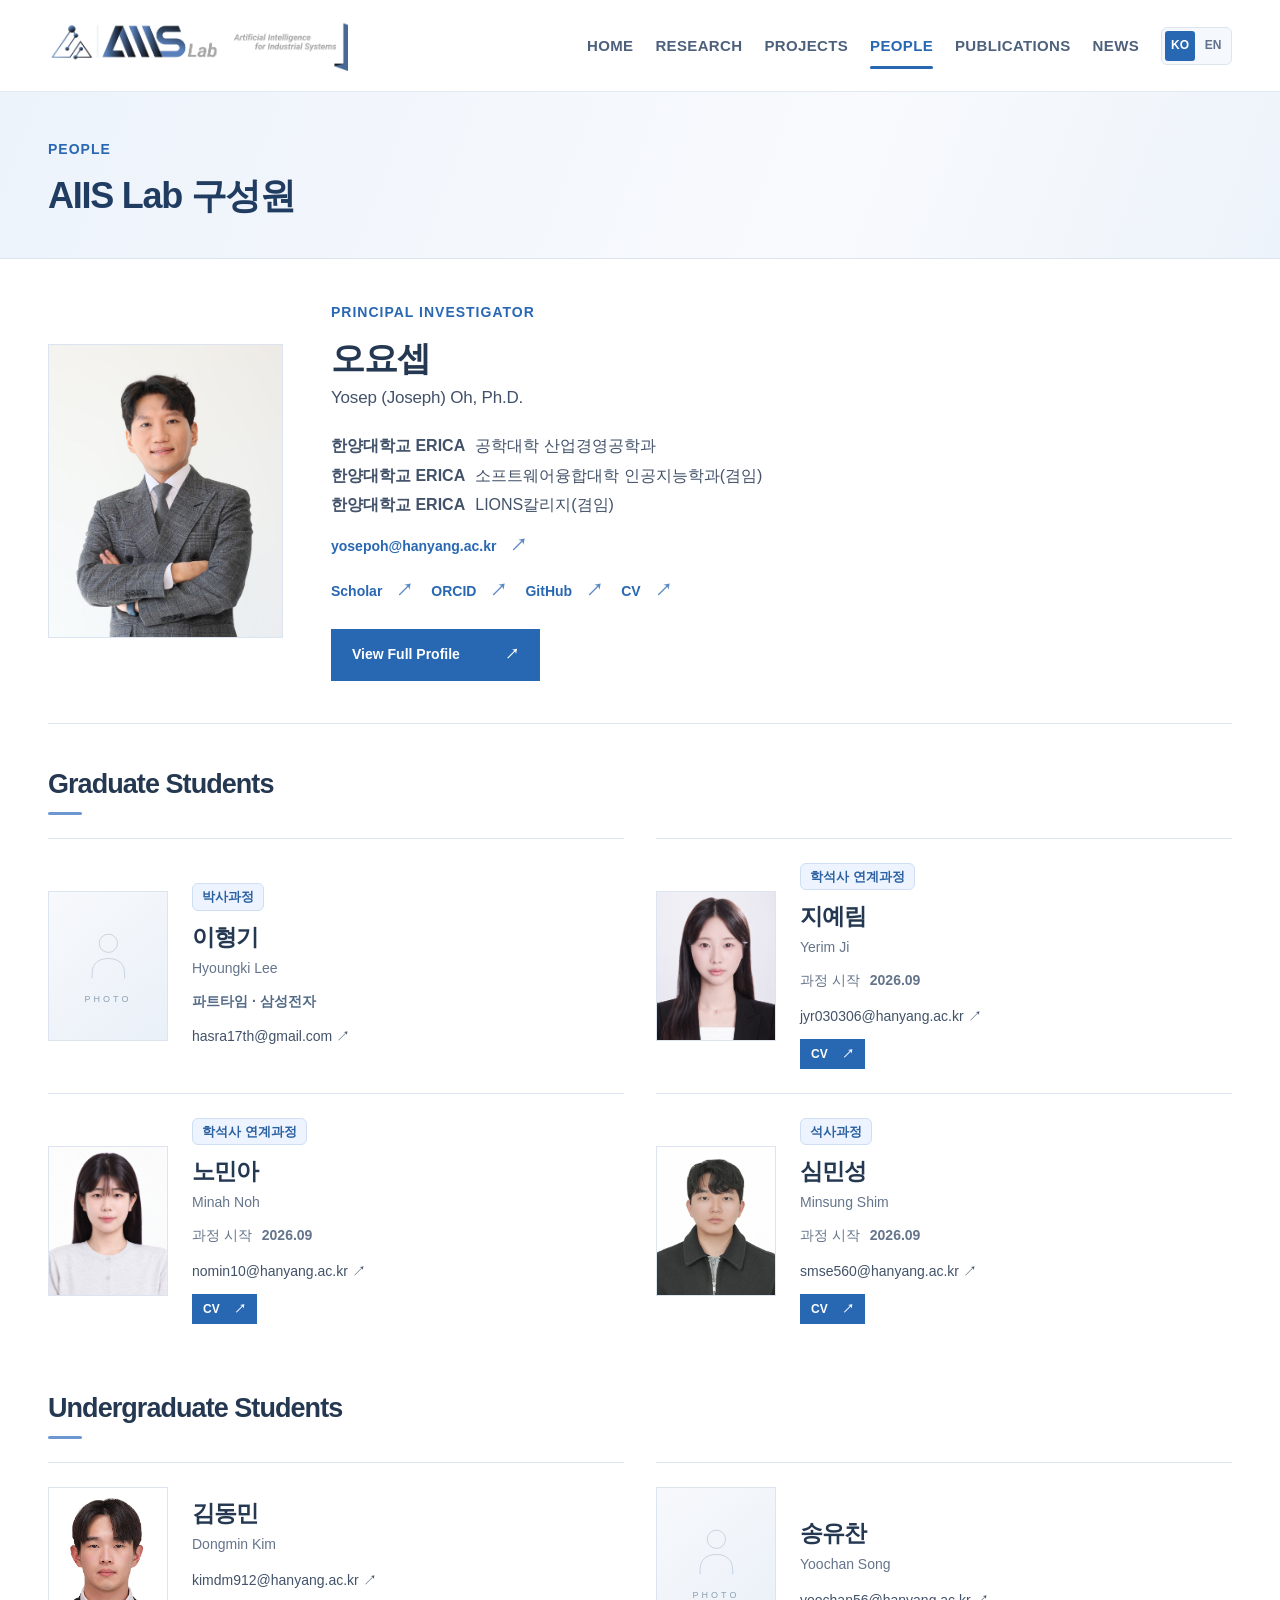
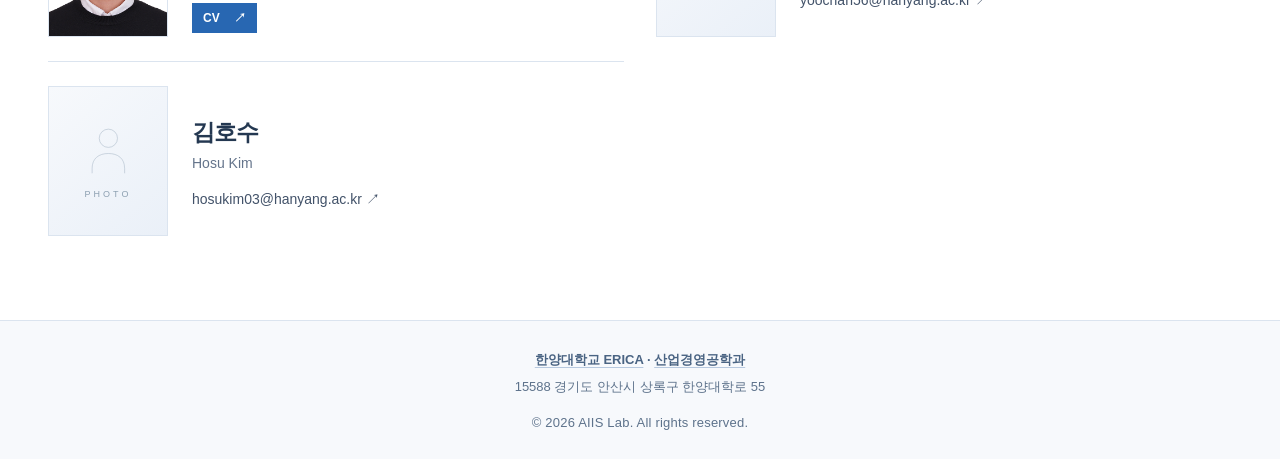
<file: people.html>
<!doctype html>
<html lang="ko">
<head>
  <meta charset="utf-8">
  <meta name="viewport" content="width=device-width,initial-scale=1">
  <meta name="theme-color" content="#132b3b">
  <meta name="description" content="한양대학교 ERICA AIIS Lab. 산업 AI, 강화학습, 디지털 트윈, 적층제조를 연구합니다.">
  <meta property="og:title" content="구성원 · AIIS Lab | Hanyang University ERICA">
  <meta property="og:description" content="Artificial Intelligence for Industrial Systems · Hanyang University ERICA">
  <meta property="og:type" content="website">
  <title>구성원 · AIIS Lab | Hanyang University ERICA</title>
  <link rel="icon" href="favicon-circle-v3.ico" sizes="16x16 32x32 48x48 64x64"><link rel="icon" href="favicon-circle-v3-32.png" type="image/png" sizes="32x32"><link rel="icon" href="favicon-circle-v3.png" type="image/png" sizes="64x64">
  <link rel="stylesheet" href="assets/styles.css?v=b64cec29d4">
  <link rel="stylesheet" href="assets/presentation.css?v=cc735d5f9a">
  <link rel="stylesheet" href="assets/sections.css?v=c8eaf619d2">
  <link rel="stylesheet" href="assets/theme.css?v=51b29d573b">
  <script defer src="assets/content.js?v=c7d3cc229a"></script>
  <script defer src="assets/publications.js?v=779f91a54b"></script>
  <script defer src="assets/profile.js?v=20e5698412"></script>
  <script defer src="assets/research-details.js?v=ee5372c604"></script>
  <script defer src="assets/projects.js?v=aa702530bc"></script>
  <script defer src="assets/render.js?v=c3176ceb00"></script>
  <script defer src="assets/motion.js?v=1d533897d1"></script>
  <script defer src="assets/app.js?v=48881997fd"></script>
</head>
<body data-page="people">
  <div id="app"><a class="skip-link" href="#main">본문으로 건너뛰기</a><header class="site-header"><div class="wrap header-inner"><a class="brand" href="index.html?lang=ko" aria-label="AIIS Lab Home"><img src="assets/logo-header.png?v=508d037684" width="5208" height="899" alt="AIIS Lab — Artificial Intelligence for Industrial Systems"></a><nav id="main-nav" aria-label="Main navigation"><a href="index.html?lang=ko">HOME</a><a href="research.html?lang=ko">RESEARCH</a><a href="projects.html?lang=ko">PROJECTS</a><a href="people.html?lang=ko" aria-current="page">PEOPLE</a><a href="publications.html?lang=ko">PUBLICATIONS</a><a href="news.html?lang=ko">NEWS</a></nav><div class="header-tools"><div class="language-switch" role="group" aria-label="언어 선택"><button type="button" data-language="ko" aria-pressed="true">KO</button><button type="button" data-language="en" aria-pressed="false">EN</button></div><button type="button" class="menu-toggle" aria-controls="main-nav" aria-expanded="false" aria-label="Open menu"><span></span><span></span></button></div></div></header><main id="main"><section class="page-hero"><div class="wrap"><div><p class="eyebrow">PEOPLE</p><h1>AIIS Lab 구성원</h1></div></div></section><div class="wrap people-content"><section class="professor-card"><div class="portrait professor-portrait"><img src="assets/professor-yosep-oh.jpg" width="600" height="750" alt="오요셉 교수" loading="lazy"></div><div class="professor-summary"><p class="eyebrow">PRINCIPAL INVESTIGATOR</p><h2>오요셉</h2><p class="professor-english">Yosep (Joseph) Oh, Ph.D.</p><p class="professor-affiliation"><strong class="affiliation-university">한양대학교 ERICA</strong> 공학대학 산업경영공학과<br><strong class="affiliation-university">한양대학교 ERICA</strong> 소프트웨어융합대학 인공지능학과(겸임)<br><strong class="affiliation-university">한양대학교 ERICA</strong> LIONS칼리지(겸임)</p><a class="text-link" href="mailto:yosepoh@hanyang.ac.kr">yosepoh@hanyang.ac.kr <span aria-hidden="true">↗</span></a><div class="profile-links"><a class="text-link" href="https://scholar.google.com/citations?hl=en&amp;user=gcSTDlYAAAAJ" target="_blank" rel="noopener noreferrer">Scholar <span aria-hidden="true">↗</span></a><a class="text-link" href="https://orcid.org/0000-0003-1916-2539" target="_blank" rel="noopener noreferrer">ORCID <span aria-hidden="true">↗</span></a><a class="text-link" href="https://github.com/Ha-An" target="_blank" rel="noopener noreferrer">GitHub <span aria-hidden="true">↗</span></a><a class="text-link" href="https://drive.google.com/file/d/1DDidmUBf458ouJ4fhWT5AwlSAUOg_dgY/view?usp=share_link" target="_blank" rel="noopener noreferrer">CV <span aria-hidden="true">↗</span></a></div><a class="button primary profile-button" href="professor.html?lang=ko">View Full Profile <span aria-hidden="true">↗</span></a></div></section><section class="people-group" id="graduate" aria-labelledby="graduate-title"><div class="people-group-heading"><h2 id="graduate-title">Graduate Students</h2></div><div class="portrait-member-grid"><article class="portrait-member"><div class="portrait "><div class="portrait-placeholder" role="img" aria-label="이형기 — 프로필 사진 준비 중"><svg viewBox="0 0 100 120" fill="none" aria-hidden="true"><circle cx="50" cy="38" r="18"/><path d="M18 107V97C18 78 31 68 50 68S82 78 82 97V107"/></svg><span>PHOTO</span></div></div><div class="member-copy"><p class="small-label tag">박사과정</p><h3>이형기</h3><p class="member-other-name">Hyoungki Lee</p><p class="member-status">파트타임 · 삼성전자</p><a href="mailto:hasra17th@gmail.com">hasra17th@gmail.com <span aria-hidden="true">↗</span></a></div></article><article class="portrait-member"><div class="portrait "><img src="assets/member-yerim-ji.png" width="600" height="750" alt="지예림" loading="lazy"></div><div class="member-copy"><p class="small-label tag">학석사 연계과정</p><h3>지예림</h3><p class="member-other-name">Yerim Ji</p><p class="member-period">과정 시작 <time datetime="2026-09">2026.09</time></p><a href="mailto:jyr030306@hanyang.ac.kr">jyr030306@hanyang.ac.kr <span aria-hidden="true">↗</span></a><div class="member-links"><a class="button primary member-cv" href="https://foamy-tortoise-475.notion.site/Curriculum-Vitae-CV-4027c11ebe74801180b5ceb5ba378af8?pvs=74" target="_blank" rel="noopener noreferrer" aria-label="지예림 — CV 새 탭에서 열기">CV <span aria-hidden="true">↗</span></a></div></div></article><article class="portrait-member"><div class="portrait "><img src="assets/member-minah-noh.png" width="600" height="750" alt="노민아" loading="lazy"></div><div class="member-copy"><p class="small-label tag">학석사 연계과정</p><h3>노민아</h3><p class="member-other-name">Minah Noh</p><p class="member-period">과정 시작 <time datetime="2026-09">2026.09</time></p><a href="mailto:nomin10@hanyang.ac.kr">nomin10@hanyang.ac.kr <span aria-hidden="true">↗</span></a><div class="member-links"><a class="button primary member-cv" href="https://indecisive-cow-364.notion.site/Curriculum-Vitae-40133da75b3180aeaed2cddda34ab8fa" target="_blank" rel="noopener noreferrer" aria-label="노민아 — CV 새 탭에서 열기">CV <span aria-hidden="true">↗</span></a></div></div></article><article class="portrait-member"><div class="portrait "><img src="assets/member-minsung-shim.png" width="600" height="750" alt="심민성" loading="lazy"></div><div class="member-copy"><p class="small-label tag">석사과정</p><h3>심민성</h3><p class="member-other-name">Minsung Shim</p><p class="member-period">과정 시작 <time datetime="2026-09">2026.09</time></p><a href="mailto:smse560@hanyang.ac.kr">smse560@hanyang.ac.kr <span aria-hidden="true">↗</span></a><div class="member-links"><a class="button primary member-cv" href="https://tungsten-scourge-b89.notion.site/Curriculum-Vitae-CV-4022457e43c8803f9bf6d861b9e67d7c?pvs=74" target="_blank" rel="noopener noreferrer" aria-label="심민성 — CV 새 탭에서 열기">CV <span aria-hidden="true">↗</span></a></div></div></article></div></section><section class="people-group" id="undergraduate" aria-labelledby="undergraduate-title"><div class="people-group-heading"><h2 id="undergraduate-title">Undergraduate Students</h2></div><div class="portrait-member-grid"><article class="portrait-member"><div class="portrait "><img src="assets/member-dongmin-kim.png" width="600" height="750" alt="김동민" loading="lazy"></div><div class="member-copy"><h3>김동민</h3><p class="member-other-name">Dongmin Kim</p><a href="mailto:kimdm912@hanyang.ac.kr">kimdm912@hanyang.ac.kr <span aria-hidden="true">↗</span></a><div class="member-links"><a class="button primary member-cv" href="https://luck-tanker-b27.notion.site/Curriculum-Vitae-c13c7a38ee3a82c8be6581023e124951?source=copy_link" target="_blank" rel="noopener noreferrer" aria-label="김동민 — CV 새 탭에서 열기">CV <span aria-hidden="true">↗</span></a></div></div></article><article class="portrait-member"><div class="portrait "><div class="portrait-placeholder" role="img" aria-label="송유찬 — 프로필 사진 준비 중"><svg viewBox="0 0 100 120" fill="none" aria-hidden="true"><circle cx="50" cy="38" r="18"/><path d="M18 107V97C18 78 31 68 50 68S82 78 82 97V107"/></svg><span>PHOTO</span></div></div><div class="member-copy"><h3>송유찬</h3><p class="member-other-name">Yoochan Song</p><a href="mailto:yoochan56@hanyang.ac.kr">yoochan56@hanyang.ac.kr <span aria-hidden="true">↗</span></a></div></article><article class="portrait-member"><div class="portrait "><div class="portrait-placeholder" role="img" aria-label="김호수 — 프로필 사진 준비 중"><svg viewBox="0 0 100 120" fill="none" aria-hidden="true"><circle cx="50" cy="38" r="18"/><path d="M18 107V97C18 78 31 68 50 68S82 78 82 97V107"/></svg><span>PHOTO</span></div></div><div class="member-copy"><h3>김호수</h3><p class="member-other-name">Hosu Kim</p><a href="mailto:hosukim03@hanyang.ac.kr">hosukim03@hanyang.ac.kr <span aria-hidden="true">↗</span></a></div></article></div></section></div></main><footer class="site-footer simple-footer"><div class="wrap"><p class="footer-affiliation"><a href="https://www.hanyang.ac.kr/erica" target="_blank" rel="noopener noreferrer">한양대학교 ERICA</a> · <a href="https://ime.hanyang.ac.kr/home" target="_blank" rel="noopener noreferrer">산업경영공학과</a></p><p class="footer-address">15588 경기도 안산시 상록구 한양대학로 55</p><p class="footer-copyright">© 2026 AIIS Lab. All rights reserved.</p></div></footer><dialog id="photo-dialog" aria-label="연구실 사진"><button type="button" class="dialog-close" aria-label="사진 닫기">×</button><img id="dialog-image" alt=""><p id="dialog-caption"></p></dialog><div id="site-toast" role="status" aria-live="polite"></div></div>
  <noscript><p style="padding:20px;text-align:center">언어 전환, 검색, 사진 확대와 애니메이션에는 JavaScript가 필요합니다. Navigation and reading remain available.</p></noscript>
</body>
</html>
</file>
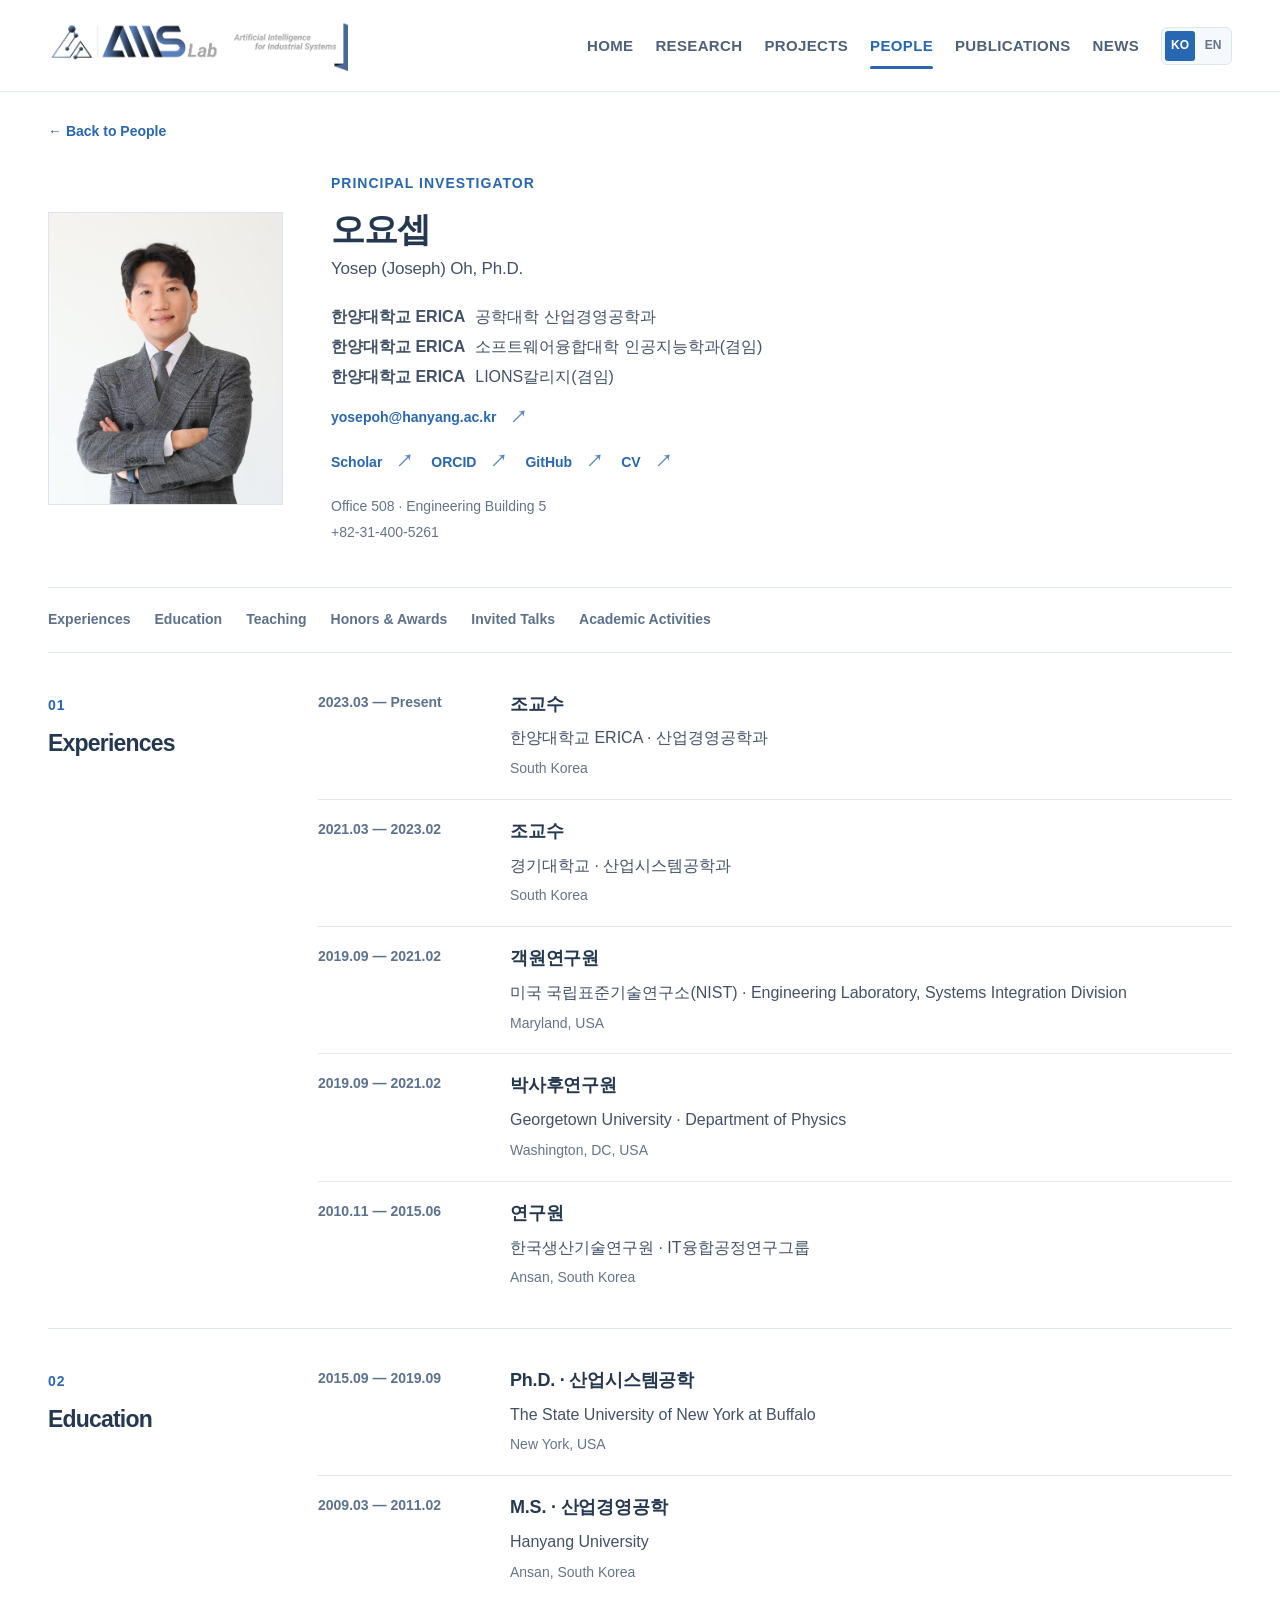
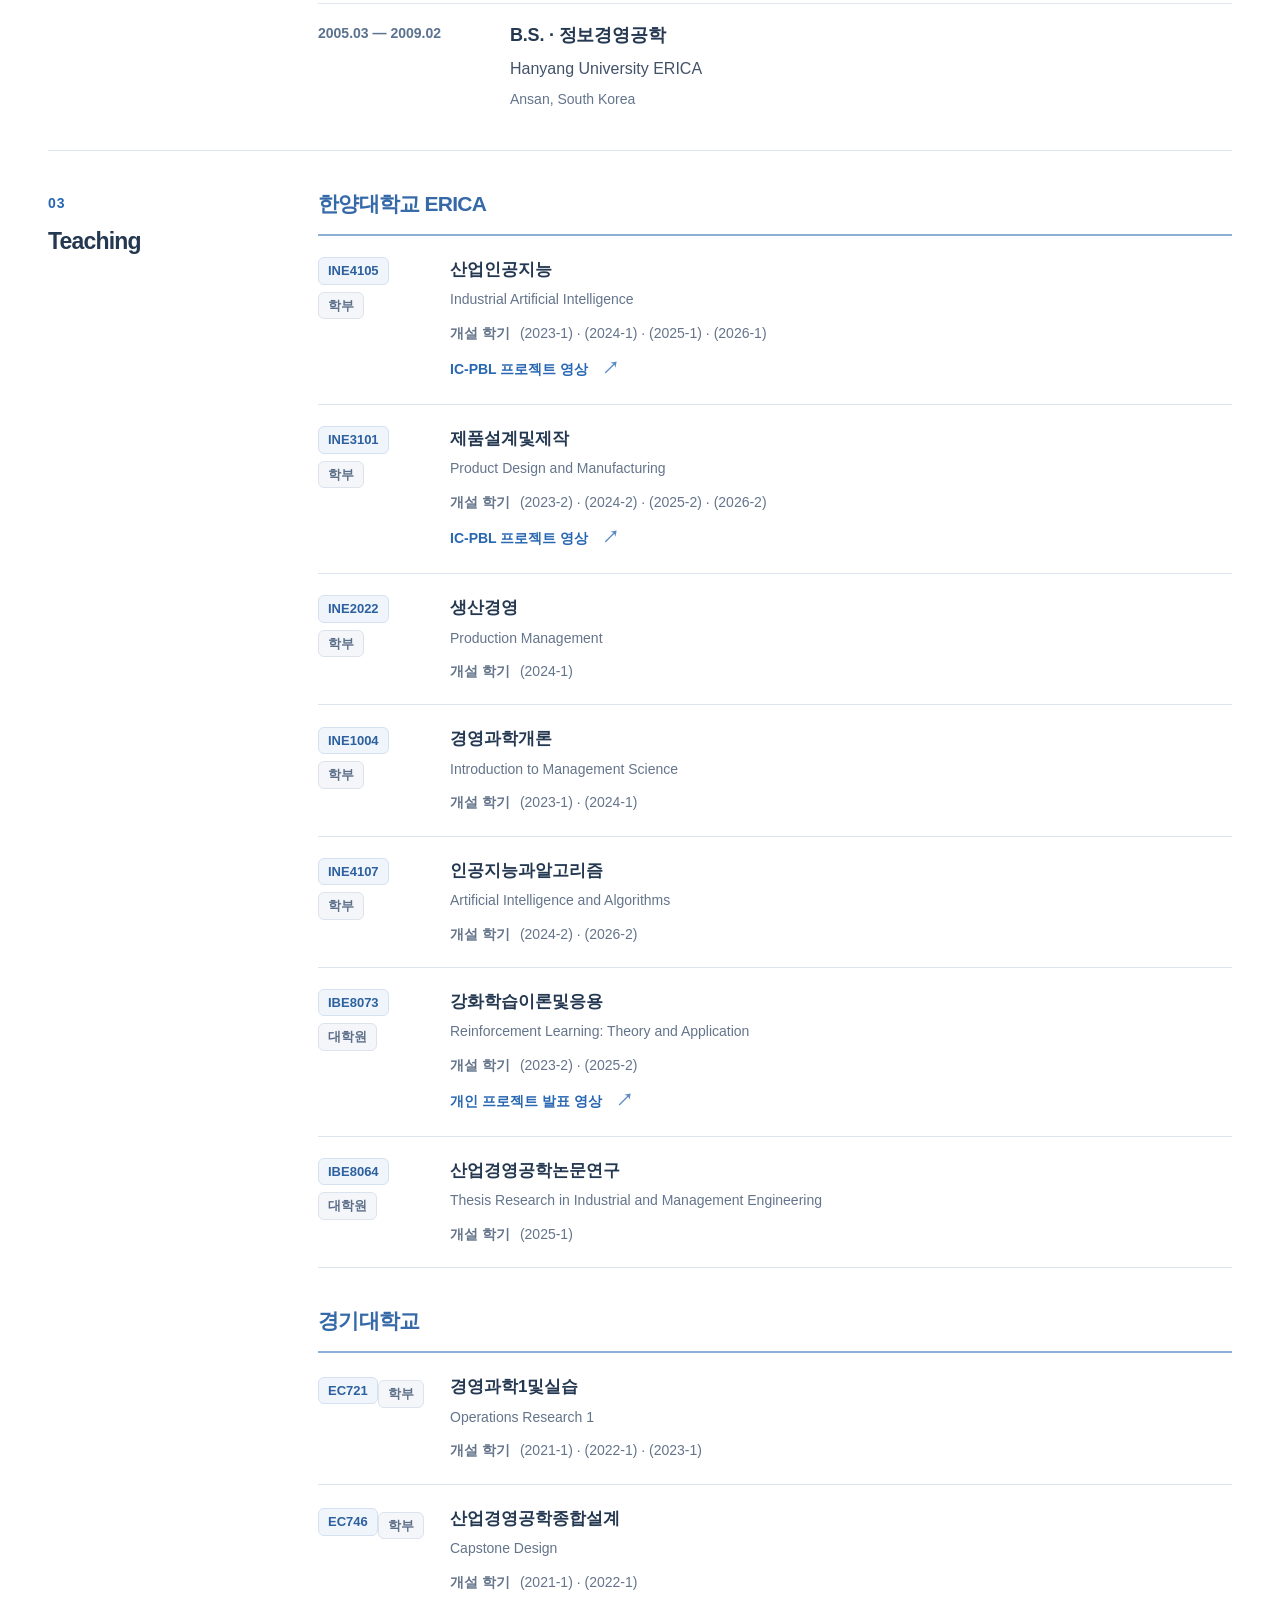
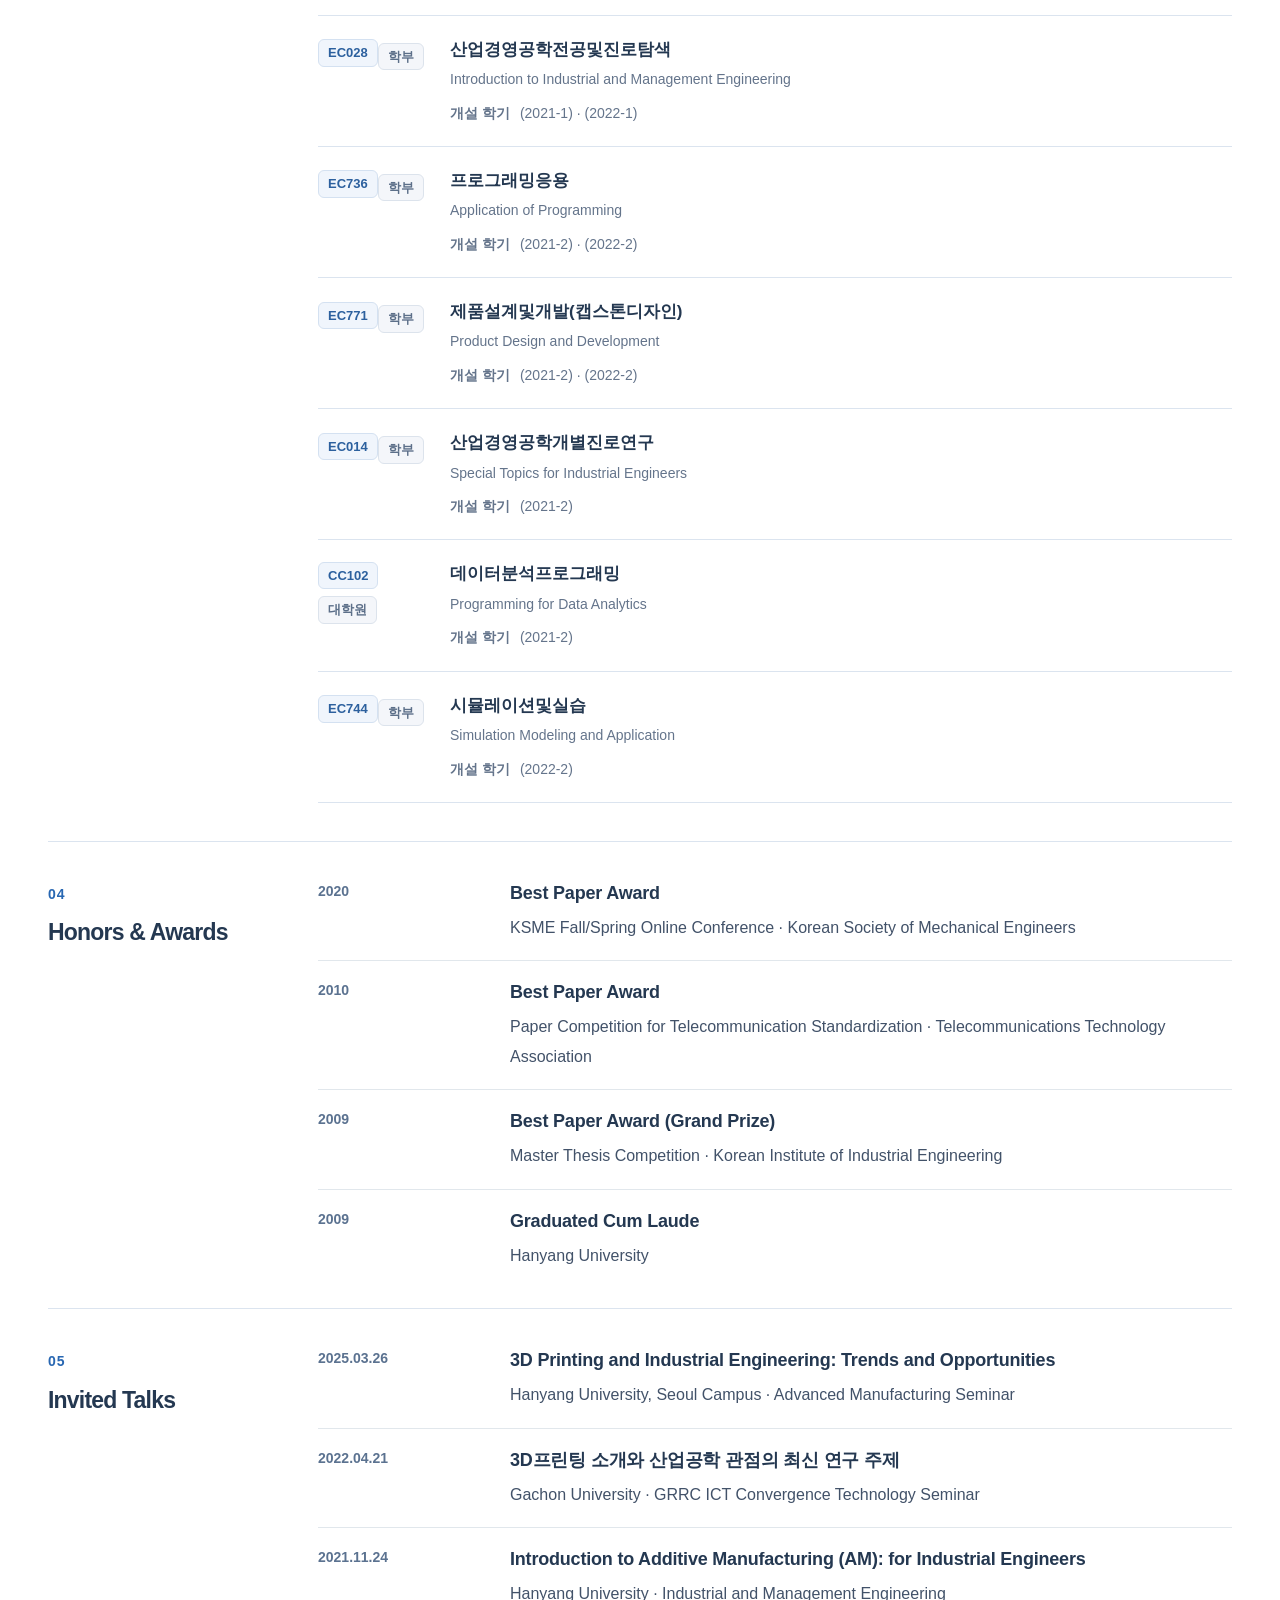
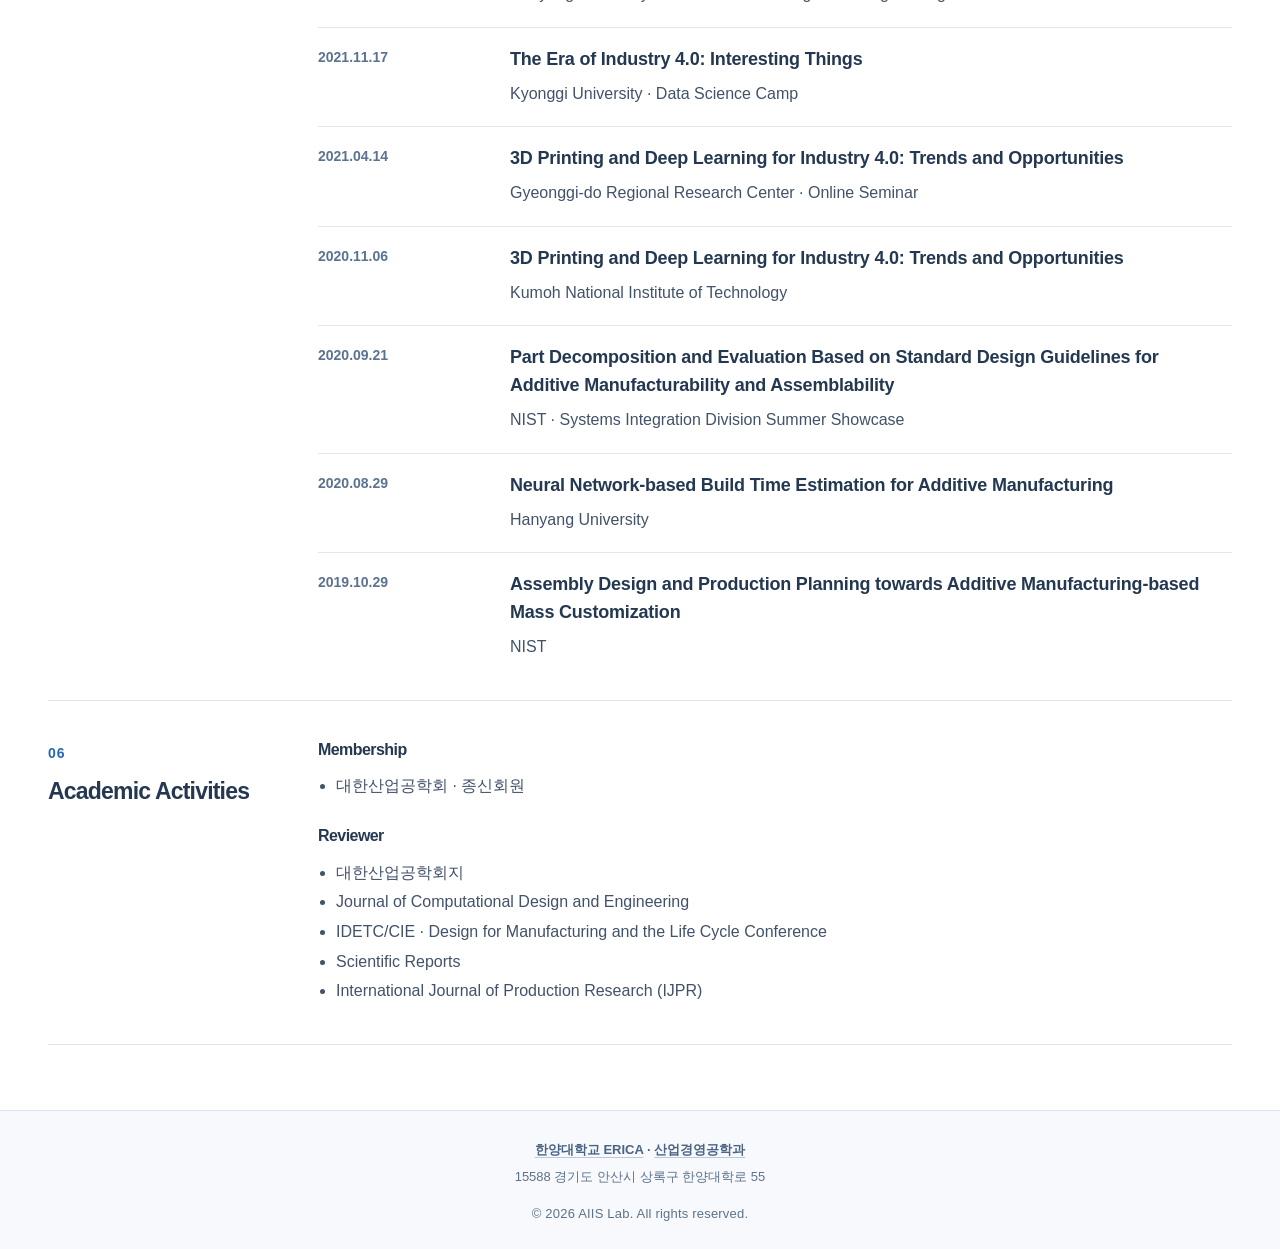
<file: professor.html>
<!doctype html>
<html lang="ko">
<head>
  <meta charset="utf-8">
  <meta name="viewport" content="width=device-width,initial-scale=1">
  <meta name="theme-color" content="#132b3b">
  <meta name="description" content="한양대학교 ERICA AIIS Lab. 산업 AI, 강화학습, 디지털 트윈, 적층제조를 연구합니다.">
  <meta property="og:title" content="오요셉 교수 · AIIS Lab | Hanyang University ERICA">
  <meta property="og:description" content="Artificial Intelligence for Industrial Systems · Hanyang University ERICA">
  <meta property="og:type" content="website">
  <title>오요셉 교수 · AIIS Lab | Hanyang University ERICA</title>
  <link rel="icon" href="favicon-circle-v3.ico" sizes="16x16 32x32 48x48 64x64"><link rel="icon" href="favicon-circle-v3-32.png" type="image/png" sizes="32x32"><link rel="icon" href="favicon-circle-v3.png" type="image/png" sizes="64x64">
  <link rel="stylesheet" href="assets/styles.css?v=b64cec29d4">
  <link rel="stylesheet" href="assets/presentation.css?v=cc735d5f9a">
  <link rel="stylesheet" href="assets/sections.css?v=c8eaf619d2">
  <link rel="stylesheet" href="assets/theme.css?v=51b29d573b">
  <script defer src="assets/content.js?v=c7d3cc229a"></script>
  <script defer src="assets/publications.js?v=779f91a54b"></script>
  <script defer src="assets/profile.js?v=20e5698412"></script>
  <script defer src="assets/research-details.js?v=ee5372c604"></script>
  <script defer src="assets/projects.js?v=aa702530bc"></script>
  <script defer src="assets/render.js?v=c3176ceb00"></script>
  <script defer src="assets/motion.js?v=1d533897d1"></script>
  <script defer src="assets/app.js?v=48881997fd"></script>
</head>
<body data-page="professor">
  <div id="app"><a class="skip-link" href="#main">본문으로 건너뛰기</a><header class="site-header"><div class="wrap header-inner"><a class="brand" href="index.html?lang=ko" aria-label="AIIS Lab Home"><img src="assets/logo-header.png?v=508d037684" width="5208" height="899" alt="AIIS Lab — Artificial Intelligence for Industrial Systems"></a><nav id="main-nav" aria-label="Main navigation"><a href="index.html?lang=ko">HOME</a><a href="research.html?lang=ko">RESEARCH</a><a href="projects.html?lang=ko">PROJECTS</a><a href="people.html?lang=ko" aria-current="page">PEOPLE</a><a href="publications.html?lang=ko">PUBLICATIONS</a><a href="news.html?lang=ko">NEWS</a></nav><div class="header-tools"><div class="language-switch" role="group" aria-label="언어 선택"><button type="button" data-language="ko" aria-pressed="true">KO</button><button type="button" data-language="en" aria-pressed="false">EN</button></div><button type="button" class="menu-toggle" aria-controls="main-nav" aria-expanded="false" aria-label="Open menu"><span></span><span></span></button></div></div></header><main id="main"><div class="wrap professor-detail"><a class="profile-back text-link" href="people.html?lang=ko">← Back to People</a><section class="professor-card"><div class="portrait professor-portrait"><img src="assets/professor-yosep-oh.jpg" width="600" height="750" alt="오요셉 교수" loading="lazy"></div><div class="professor-summary"><p class="eyebrow">PRINCIPAL INVESTIGATOR</p><h1>오요셉</h1><p class="professor-english">Yosep (Joseph) Oh, Ph.D.</p><p class="professor-affiliation"><strong class="affiliation-university">한양대학교 ERICA</strong> 공학대학 산업경영공학과<br><strong class="affiliation-university">한양대학교 ERICA</strong> 소프트웨어융합대학 인공지능학과(겸임)<br><strong class="affiliation-university">한양대학교 ERICA</strong> LIONS칼리지(겸임)</p><a class="text-link" href="mailto:yosepoh@hanyang.ac.kr">yosepoh@hanyang.ac.kr <span aria-hidden="true">↗</span></a><div class="profile-links"><a class="text-link" href="https://scholar.google.com/citations?hl=en&amp;user=gcSTDlYAAAAJ" target="_blank" rel="noopener noreferrer">Scholar <span aria-hidden="true">↗</span></a><a class="text-link" href="https://orcid.org/0000-0003-1916-2539" target="_blank" rel="noopener noreferrer">ORCID <span aria-hidden="true">↗</span></a><a class="text-link" href="https://github.com/Ha-An" target="_blank" rel="noopener noreferrer">GitHub <span aria-hidden="true">↗</span></a><a class="text-link" href="https://drive.google.com/file/d/1DDidmUBf458ouJ4fhWT5AwlSAUOg_dgY/view?usp=share_link" target="_blank" rel="noopener noreferrer">CV <span aria-hidden="true">↗</span></a></div><p class="professor-office">Office 508 · Engineering Building 5<br>+82-31-400-5261</p></div></section><nav class="profile-nav" aria-label="Profile sections"><a href="#experiences">Experiences</a><a href="#education">Education</a><a href="#teaching">Teaching</a><a href="#honors">Honors & Awards</a><a href="#talks">Invited Talks</a><a href="#activities">Academic Activities</a></nav><section class="cv-section" id="experiences"><div class="cv-section-heading"><span>01</span><h2>Experiences</h2></div><div><article class="cv-row"><span class="cv-date">2023.03 — Present</span><div><h3>조교수</h3><p>한양대학교 ERICA · 산업경영공학과</p><span class="cv-place">South Korea</span></div></article><article class="cv-row"><span class="cv-date">2021.03 — 2023.02</span><div><h3>조교수</h3><p>경기대학교 · 산업시스템공학과</p><span class="cv-place">South Korea</span></div></article><article class="cv-row"><span class="cv-date">2019.09 — 2021.02</span><div><h3>객원연구원</h3><p>미국 국립표준기술연구소(NIST) · Engineering Laboratory, Systems Integration Division</p><span class="cv-place">Maryland, USA</span></div></article><article class="cv-row"><span class="cv-date">2019.09 — 2021.02</span><div><h3>박사후연구원</h3><p>Georgetown University · Department of Physics</p><span class="cv-place">Washington, DC, USA</span></div></article><article class="cv-row"><span class="cv-date">2010.11 — 2015.06</span><div><h3>연구원</h3><p>한국생산기술연구원 · IT융합공정연구그룹</p><span class="cv-place">Ansan, South Korea</span></div></article></div></section><section class="cv-section" id="education"><div class="cv-section-heading"><span>02</span><h2>Education</h2></div><div><article class="cv-row"><span class="cv-date">2015.09 — 2019.09</span><div><h3>Ph.D. · 산업시스템공학</h3><p>The State University of New York at Buffalo</p><span class="cv-place">New York, USA</span></div></article><article class="cv-row"><span class="cv-date">2009.03 — 2011.02</span><div><h3>M.S. · 산업경영공학</h3><p>Hanyang University</p><span class="cv-place">Ansan, South Korea</span></div></article><article class="cv-row"><span class="cv-date">2005.03 — 2009.02</span><div><h3>B.S. · 정보경영공학</h3><p>Hanyang University ERICA</p><span class="cv-place">Ansan, South Korea</span></div></article></div></section><section class="cv-section" id="teaching"><div class="cv-section-heading"><span>03</span><h2>Teaching</h2></div><div class="teaching-groups"><section class="teaching-school"><h3>한양대학교 ERICA</h3><div class="course-list"><article class="course-row"><div class="course-meta"><span class="course-code tag tag--code">INE4105</span><span class="course-level tag tag--neutral">학부</span></div><div class="course-detail"><h4>산업인공지능</h4><p class="course-english">Industrial Artificial Intelligence</p><p class="course-terms"><span>개설 학기</span>(2023-1) · (2024-1) · (2025-1) · (2026-1)</p><a class="text-link" href="https://youtube.com/playlist?list=PLB8rLyzIJnxY&amp;si=q298Vru1sl3P-wTZ" target="_blank" rel="noopener noreferrer">IC-PBL 프로젝트 영상 <span aria-hidden="true">↗</span></a></div></article><article class="course-row"><div class="course-meta"><span class="course-code tag tag--code">INE3101</span><span class="course-level tag tag--neutral">학부</span></div><div class="course-detail"><h4>제품설계및제작</h4><p class="course-english">Product Design and Manufacturing</p><p class="course-terms"><span>개설 학기</span>(2023-2) · (2024-2) · (2025-2) · (2026-2)</p><a class="text-link" href="https://youtube.com/playlist?list=PLAFyanemPYcU&amp;si=LFZWqhPPe45AjzKV" target="_blank" rel="noopener noreferrer">IC-PBL 프로젝트 영상 <span aria-hidden="true">↗</span></a></div></article><article class="course-row"><div class="course-meta"><span class="course-code tag tag--code">INE2022</span><span class="course-level tag tag--neutral">학부</span></div><div class="course-detail"><h4>생산경영</h4><p class="course-english">Production Management</p><p class="course-terms"><span>개설 학기</span>(2024-1)</p></div></article><article class="course-row"><div class="course-meta"><span class="course-code tag tag--code">INE1004</span><span class="course-level tag tag--neutral">학부</span></div><div class="course-detail"><h4>경영과학개론</h4><p class="course-english">Introduction to Management Science</p><p class="course-terms"><span>개설 학기</span>(2023-1) · (2024-1)</p></div></article><article class="course-row"><div class="course-meta"><span class="course-code tag tag--code">INE4107</span><span class="course-level tag tag--neutral">학부</span></div><div class="course-detail"><h4>인공지능과알고리즘</h4><p class="course-english">Artificial Intelligence and Algorithms</p><p class="course-terms"><span>개설 학기</span>(2024-2) · (2026-2)</p></div></article><article class="course-row"><div class="course-meta"><span class="course-code tag tag--code">IBE8073</span><span class="course-level tag tag--neutral">대학원</span></div><div class="course-detail"><h4>강화학습이론및응용</h4><p class="course-english">Reinforcement Learning: Theory and Application</p><p class="course-terms"><span>개설 학기</span>(2023-2) · (2025-2)</p><a class="text-link" href="https://youtube.com/playlist?list=PLTVjtJkE9mtc&amp;si=z6_TBHbps6x_gq85" target="_blank" rel="noopener noreferrer">개인 프로젝트 발표 영상 <span aria-hidden="true">↗</span></a></div></article><article class="course-row"><div class="course-meta"><span class="course-code tag tag--code">IBE8064</span><span class="course-level tag tag--neutral">대학원</span></div><div class="course-detail"><h4>산업경영공학논문연구</h4><p class="course-english">Thesis Research in Industrial and Management Engineering</p><p class="course-terms"><span>개설 학기</span>(2025-1)</p></div></article></div></section><section class="teaching-school"><h3>경기대학교</h3><div class="course-list"><article class="course-row"><div class="course-meta"><span class="course-code tag tag--code">EC721</span><span class="course-level tag tag--neutral">학부</span></div><div class="course-detail"><h4>경영과학1및실습</h4><p class="course-english">Operations Research 1</p><p class="course-terms"><span>개설 학기</span>(2021-1) · (2022-1) · (2023-1)</p></div></article><article class="course-row"><div class="course-meta"><span class="course-code tag tag--code">EC746</span><span class="course-level tag tag--neutral">학부</span></div><div class="course-detail"><h4>산업경영공학종합설계</h4><p class="course-english">Capstone Design</p><p class="course-terms"><span>개설 학기</span>(2021-1) · (2022-1)</p></div></article><article class="course-row"><div class="course-meta"><span class="course-code tag tag--code">EC028</span><span class="course-level tag tag--neutral">학부</span></div><div class="course-detail"><h4>산업경영공학전공및진로탐색</h4><p class="course-english">Introduction to Industrial and Management Engineering</p><p class="course-terms"><span>개설 학기</span>(2021-1) · (2022-1)</p></div></article><article class="course-row"><div class="course-meta"><span class="course-code tag tag--code">EC736</span><span class="course-level tag tag--neutral">학부</span></div><div class="course-detail"><h4>프로그래밍응용</h4><p class="course-english">Application of Programming</p><p class="course-terms"><span>개설 학기</span>(2021-2) · (2022-2)</p></div></article><article class="course-row"><div class="course-meta"><span class="course-code tag tag--code">EC771</span><span class="course-level tag tag--neutral">학부</span></div><div class="course-detail"><h4>제품설계및개발(캡스톤디자인)</h4><p class="course-english">Product Design and Development</p><p class="course-terms"><span>개설 학기</span>(2021-2) · (2022-2)</p></div></article><article class="course-row"><div class="course-meta"><span class="course-code tag tag--code">EC014</span><span class="course-level tag tag--neutral">학부</span></div><div class="course-detail"><h4>산업경영공학개별진로연구</h4><p class="course-english">Special Topics for Industrial Engineers</p><p class="course-terms"><span>개설 학기</span>(2021-2)</p></div></article><article class="course-row"><div class="course-meta"><span class="course-code tag tag--code">CC102</span><span class="course-level tag tag--neutral">대학원</span></div><div class="course-detail"><h4>데이터분석프로그래밍</h4><p class="course-english">Programming for Data Analytics</p><p class="course-terms"><span>개설 학기</span>(2021-2)</p></div></article><article class="course-row"><div class="course-meta"><span class="course-code tag tag--code">EC744</span><span class="course-level tag tag--neutral">학부</span></div><div class="course-detail"><h4>시뮬레이션및실습</h4><p class="course-english">Simulation Modeling and Application</p><p class="course-terms"><span>개설 학기</span>(2022-2)</p></div></article></div></section></div></section><section class="cv-section" id="honors"><div class="cv-section-heading"><span>04</span><h2>Honors & Awards</h2></div><div><article class="cv-row"><span class="cv-date">2020</span><div><h3>Best Paper Award</h3><p>KSME Fall/Spring Online Conference · Korean Society of Mechanical Engineers</p></div></article><article class="cv-row"><span class="cv-date">2010</span><div><h3>Best Paper Award</h3><p>Paper Competition for Telecommunication Standardization · Telecommunications Technology Association</p></div></article><article class="cv-row"><span class="cv-date">2009</span><div><h3>Best Paper Award (Grand Prize)</h3><p>Master Thesis Competition · Korean Institute of Industrial Engineering</p></div></article><article class="cv-row"><span class="cv-date">2009</span><div><h3>Graduated Cum Laude</h3><p>Hanyang University</p></div></article></div></section><section class="cv-section" id="talks"><div class="cv-section-heading"><span>05</span><h2>Invited Talks</h2></div><div><article class="cv-row"><span class="cv-date">2025.03.26</span><div><h3>3D Printing and Industrial Engineering: Trends and Opportunities</h3><p>Hanyang University, Seoul Campus · Advanced Manufacturing Seminar</p></div></article><article class="cv-row"><span class="cv-date">2022.04.21</span><div><h3>3D프린팅 소개와 산업공학 관점의 최신 연구 주제</h3><p>Gachon University · GRRC ICT Convergence Technology Seminar</p></div></article><article class="cv-row"><span class="cv-date">2021.11.24</span><div><h3>Introduction to Additive Manufacturing (AM): for Industrial Engineers</h3><p>Hanyang University · Industrial and Management Engineering</p></div></article><article class="cv-row"><span class="cv-date">2021.11.17</span><div><h3>The Era of Industry 4.0: Interesting Things</h3><p>Kyonggi University · Data Science Camp</p></div></article><article class="cv-row"><span class="cv-date">2021.04.14</span><div><h3>3D Printing and Deep Learning for Industry 4.0: Trends and Opportunities</h3><p>Gyeonggi-do Regional Research Center · Online Seminar</p></div></article><article class="cv-row"><span class="cv-date">2020.11.06</span><div><h3>3D Printing and Deep Learning for Industry 4.0: Trends and Opportunities</h3><p>Kumoh National Institute of Technology</p></div></article><article class="cv-row"><span class="cv-date">2020.09.21</span><div><h3>Part Decomposition and Evaluation Based on Standard Design Guidelines for Additive Manufacturability and Assemblability</h3><p>NIST · Systems Integration Division Summer Showcase</p></div></article><article class="cv-row"><span class="cv-date">2020.08.29</span><div><h3>Neural Network-based Build Time Estimation for Additive Manufacturing</h3><p>Hanyang University</p></div></article><article class="cv-row"><span class="cv-date">2019.10.29</span><div><h3>Assembly Design and Production Planning towards Additive Manufacturing-based Mass Customization</h3><p>NIST</p></div></article></div></section><section class="cv-section" id="activities"><div class="cv-section-heading"><span>06</span><h2>Academic Activities</h2></div><div class="academic-groups"><article><h3>Membership</h3><ul><li>대한산업공학회 · 종신회원</li></ul></article><article><h3>Reviewer</h3><ul><li>대한산업공학회지</li><li>Journal of Computational Design and Engineering</li><li>IDETC/CIE · Design for Manufacturing and the Life Cycle Conference</li><li>Scientific Reports</li><li>International Journal of Production Research (IJPR)</li></ul></article></div></section></div></main><footer class="site-footer simple-footer"><div class="wrap"><p class="footer-affiliation"><a href="https://www.hanyang.ac.kr/erica" target="_blank" rel="noopener noreferrer">한양대학교 ERICA</a> · <a href="https://ime.hanyang.ac.kr/home" target="_blank" rel="noopener noreferrer">산업경영공학과</a></p><p class="footer-address">15588 경기도 안산시 상록구 한양대학로 55</p><p class="footer-copyright">© 2026 AIIS Lab. All rights reserved.</p></div></footer><dialog id="photo-dialog" aria-label="연구실 사진"><button type="button" class="dialog-close" aria-label="사진 닫기">×</button><img id="dialog-image" alt=""><p id="dialog-caption"></p></dialog><div id="site-toast" role="status" aria-live="polite"></div></div>
  <noscript><p style="padding:20px;text-align:center">언어 전환, 검색, 사진 확대와 애니메이션에는 JavaScript가 필요합니다. Navigation and reading remain available.</p></noscript>
</body>
</html>
</file>
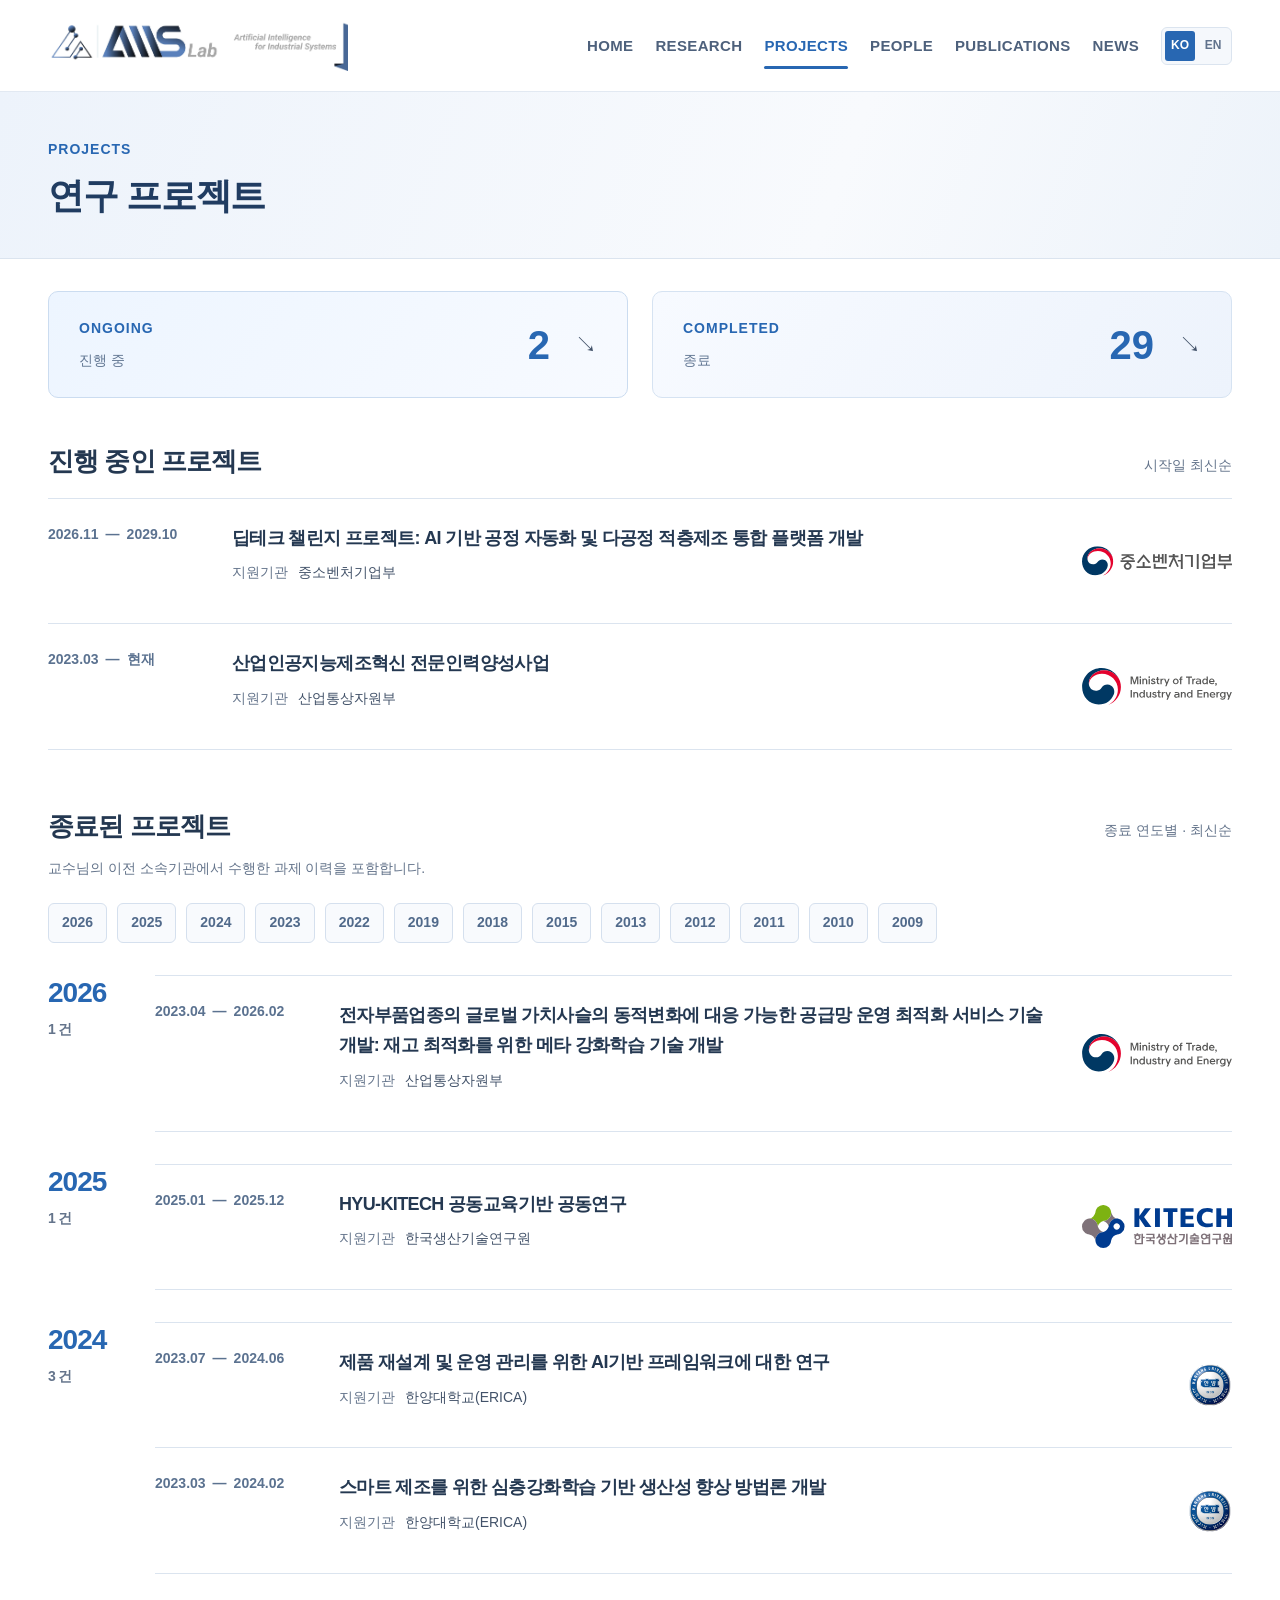
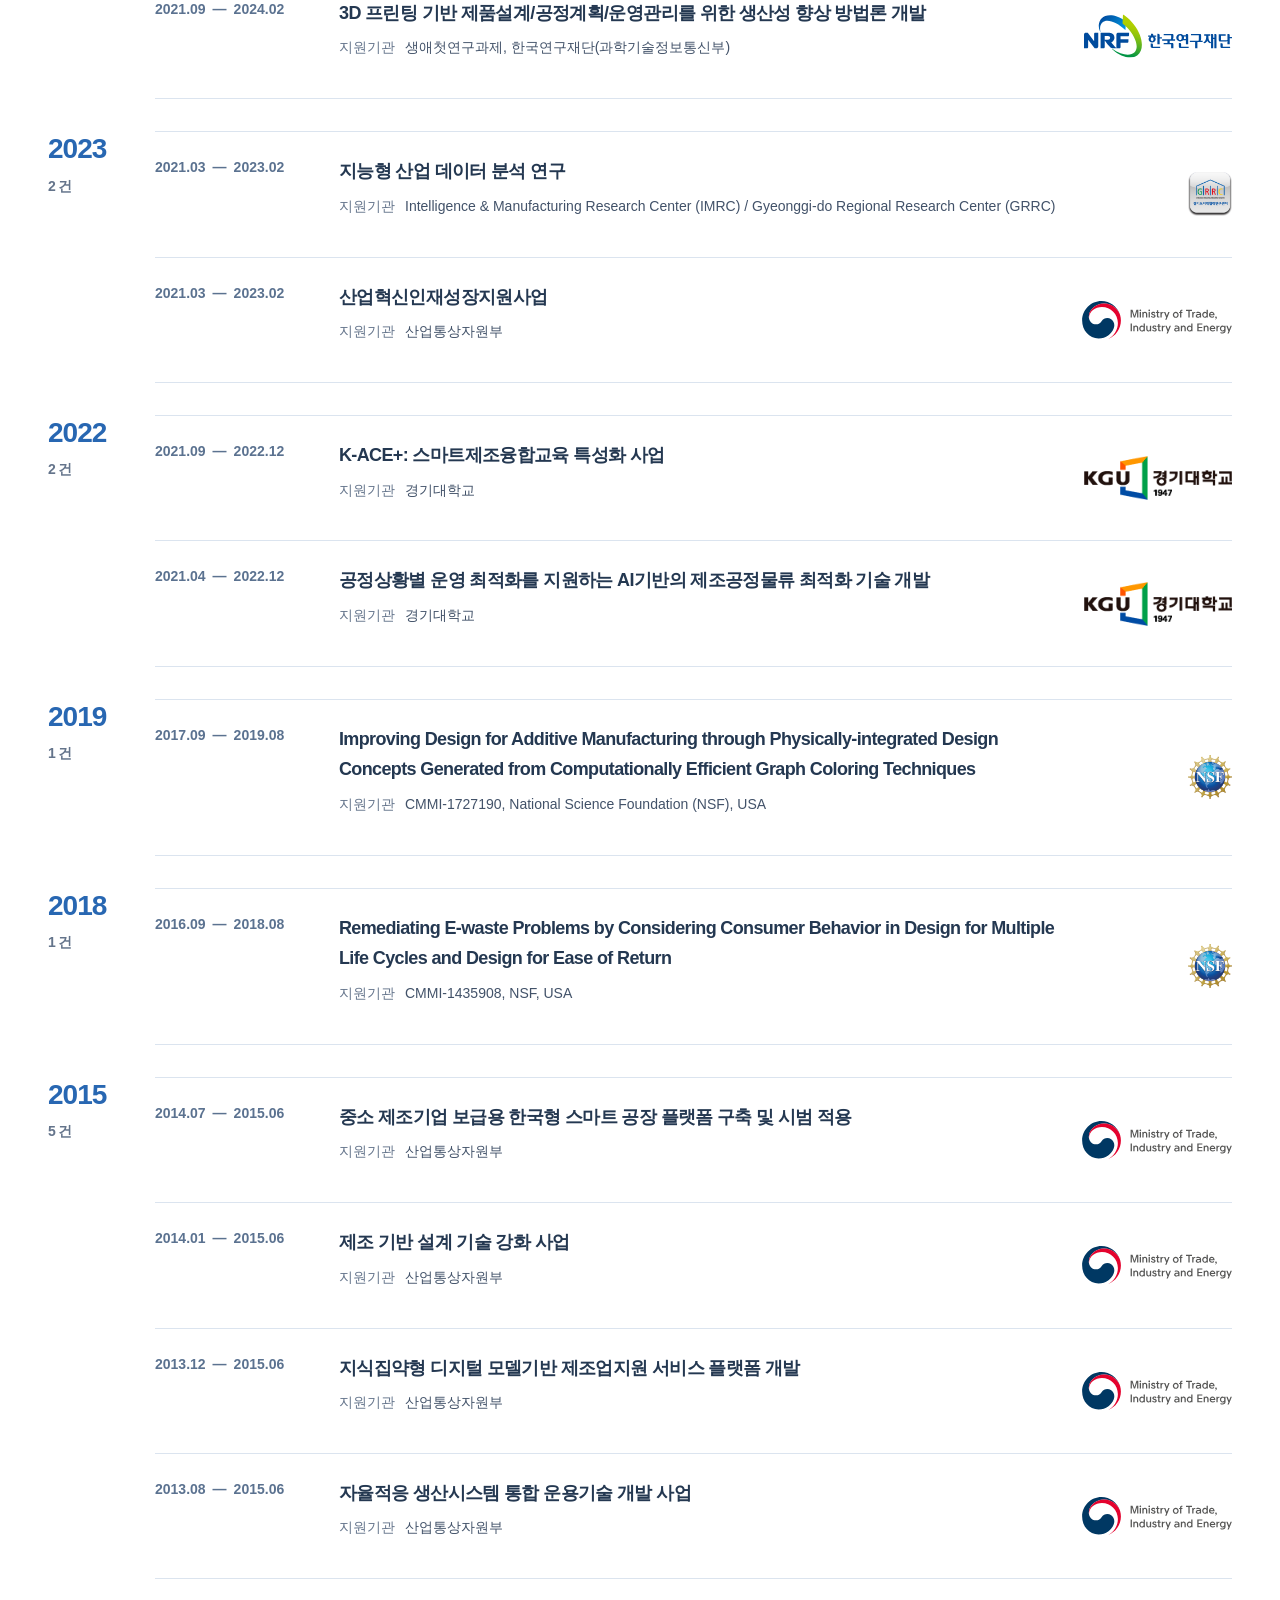
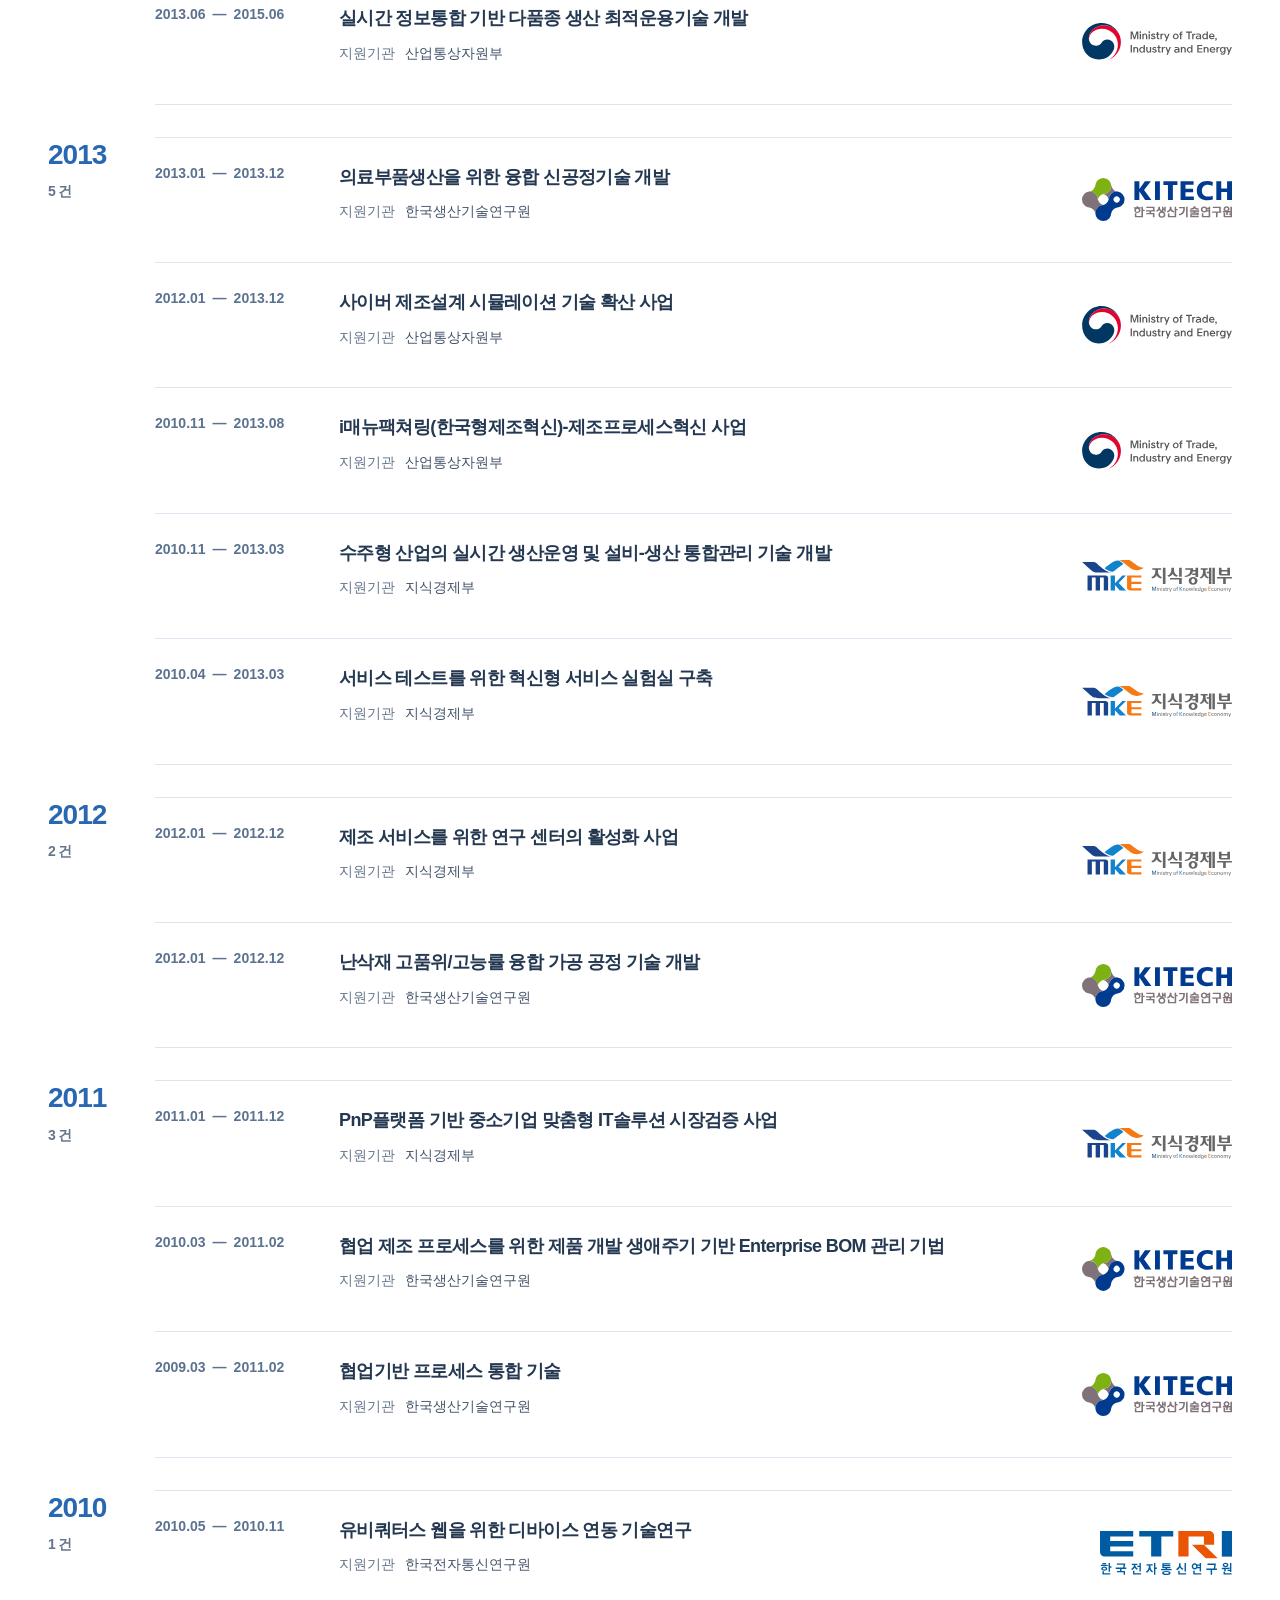
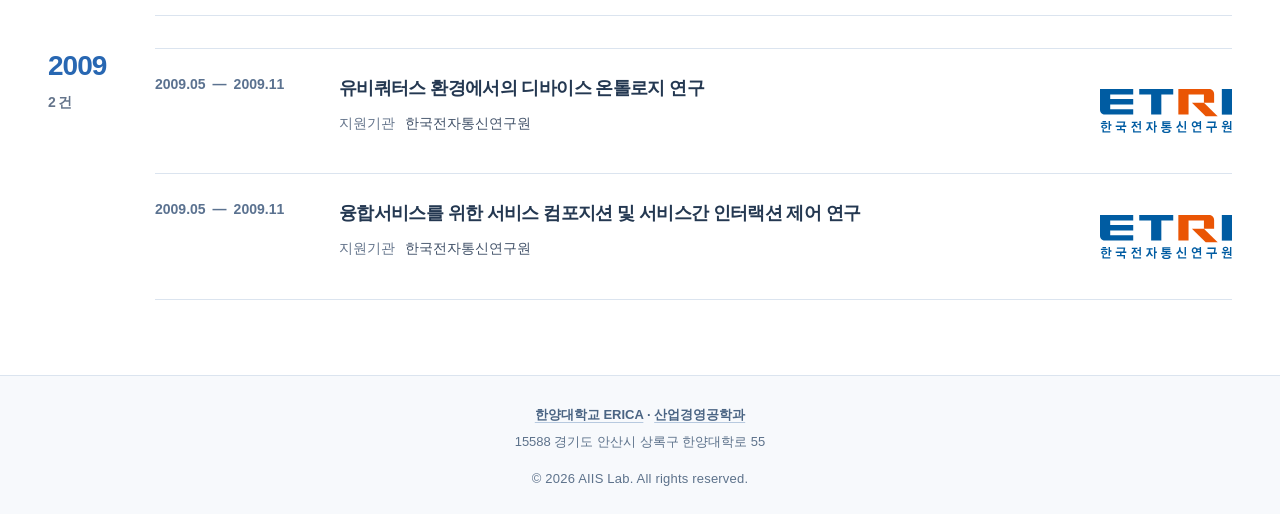
<file: projects.html>
<!doctype html>
<html lang="ko">
<head>
  <meta charset="utf-8">
  <meta name="viewport" content="width=device-width,initial-scale=1">
  <meta name="theme-color" content="#132b3b">
  <meta name="description" content="한양대학교 ERICA AIIS Lab. 산업 AI, 강화학습, 디지털 트윈, 적층제조를 연구합니다.">
  <meta property="og:title" content="프로젝트 · AIIS Lab | Hanyang University ERICA">
  <meta property="og:description" content="Artificial Intelligence for Industrial Systems · Hanyang University ERICA">
  <meta property="og:type" content="website">
  <title>프로젝트 · AIIS Lab | Hanyang University ERICA</title>
  <link rel="icon" href="favicon-circle-v3.ico" sizes="16x16 32x32 48x48 64x64"><link rel="icon" href="favicon-circle-v3-32.png" type="image/png" sizes="32x32"><link rel="icon" href="favicon-circle-v3.png" type="image/png" sizes="64x64">
  <link rel="stylesheet" href="assets/styles.css?v=b64cec29d4">
  <link rel="stylesheet" href="assets/presentation.css?v=cc735d5f9a">
  <link rel="stylesheet" href="assets/sections.css?v=c8eaf619d2">
  <link rel="stylesheet" href="assets/theme.css?v=51b29d573b">
  <script defer src="assets/content.js?v=c7d3cc229a"></script>
  <script defer src="assets/publications.js?v=779f91a54b"></script>
  <script defer src="assets/profile.js?v=20e5698412"></script>
  <script defer src="assets/research-details.js?v=ee5372c604"></script>
  <script defer src="assets/projects.js?v=aa702530bc"></script>
  <script defer src="assets/render.js?v=c3176ceb00"></script>
  <script defer src="assets/motion.js?v=1d533897d1"></script>
  <script defer src="assets/app.js?v=48881997fd"></script>
</head>
<body data-page="projects">
  <div id="app"><a class="skip-link" href="#main">본문으로 건너뛰기</a><header class="site-header"><div class="wrap header-inner"><a class="brand" href="index.html?lang=ko" aria-label="AIIS Lab Home"><img src="assets/logo-header.png?v=508d037684" width="5208" height="899" alt="AIIS Lab — Artificial Intelligence for Industrial Systems"></a><nav id="main-nav" aria-label="Main navigation"><a href="index.html?lang=ko">HOME</a><a href="research.html?lang=ko">RESEARCH</a><a href="projects.html?lang=ko" aria-current="page">PROJECTS</a><a href="people.html?lang=ko">PEOPLE</a><a href="publications.html?lang=ko">PUBLICATIONS</a><a href="news.html?lang=ko">NEWS</a></nav><div class="header-tools"><div class="language-switch" role="group" aria-label="언어 선택"><button type="button" data-language="ko" aria-pressed="true">KO</button><button type="button" data-language="en" aria-pressed="false">EN</button></div><button type="button" class="menu-toggle" aria-controls="main-nav" aria-expanded="false" aria-label="Open menu"><span></span><span></span></button></div></div></header><main id="main"><section class="page-hero"><div class="wrap"><div><p class="eyebrow">PROJECTS</p><h1>연구 프로젝트</h1></div></div></section><div class="wrap projects-content"><nav class="project-overview" aria-label="프로젝트 상태"><a href="#ongoing"><span>ONGOING<small>진행 중</small></span><strong>2</strong><b aria-hidden="true">↘</b></a><a href="#completed"><span>COMPLETED<small>종료</small></span><strong>29</strong><b aria-hidden="true">↘</b></a></nav><section class="project-section" id="ongoing"><div class="project-section-heading"><h2>진행 중인 프로젝트</h2><span>시작일 최신순</span></div><div class="project-register"><article class="project-entry" id="project-01"><div class="project-period"><time>2026.11</time><span>—</span><time>2029.10</time></div><div class="project-description"><h3>딥테크 챌린지 프로젝트: AI 기반 공정 자동화 및 다공정 적층제조 통합 플랫폼 개발</h3><dl><div><dt>지원기관</dt><dd>중소벤처기업부</dd></div></dl></div><div class="project-sponsor" aria-hidden="true"><img class="funder-logo" src="assets/funder-mss.svg" alt="" loading="lazy"></div></article><article class="project-entry" id="project-02"><div class="project-period"><time>2023.03</time><span>—</span><time>현재</time></div><div class="project-description"><h3>산업인공지능제조혁신 전문인력양성사업</h3><dl><div><dt>지원기관</dt><dd>산업통상자원부</dd></div></dl></div><div class="project-sponsor" aria-hidden="true"><img class="funder-logo" src="assets/funder-motie.svg" alt="" loading="lazy"></div></article></div></section><section class="project-section" id="completed"><div class="project-section-heading"><h2>종료된 프로젝트</h2><span>종료 연도별 · 최신순</span></div><p class="project-history-note">교수님의 이전 소속기관에서 수행한 과제 이력을 포함합니다.</p><nav class="project-year-index" aria-label="종료 연도 바로가기"><a href="#completed-2026">2026</a><a href="#completed-2025">2025</a><a href="#completed-2024">2024</a><a href="#completed-2023">2023</a><a href="#completed-2022">2022</a><a href="#completed-2019">2019</a><a href="#completed-2018">2018</a><a href="#completed-2015">2015</a><a href="#completed-2013">2013</a><a href="#completed-2012">2012</a><a href="#completed-2011">2011</a><a href="#completed-2010">2010</a><a href="#completed-2009">2009</a></nav><section class="project-year" id="completed-2026"><h3>2026<span>1 건</span></h3><div class="project-register"><article class="project-entry" id="project-04"><div class="project-period"><time>2023.04</time><span>—</span><time>2026.02</time></div><div class="project-description"><h3>전자부품업종의 글로벌 가치사슬의 동적변화에 대응 가능한 공급망 운영 최적화 서비스 기술 개발: 재고 최적화를 위한 메타 강화학습 기술 개발</h3><dl><div><dt>지원기관</dt><dd>산업통상자원부</dd></div></dl></div><div class="project-sponsor" aria-hidden="true"><img class="funder-logo" src="assets/funder-motie.svg" alt="" loading="lazy"></div></article></div></section><section class="project-year" id="completed-2025"><h3>2025<span>1 건</span></h3><div class="project-register"><article class="project-entry" id="project-03"><div class="project-period"><time>2025.01</time><span>—</span><time>2025.12</time></div><div class="project-description"><h3>HYU-KITECH 공동교육기반 공동연구</h3><dl><div><dt>지원기관</dt><dd>한국생산기술연구원</dd></div></dl></div><div class="project-sponsor" aria-hidden="true"><img class="funder-logo" src="assets/funder-kitech.svg" alt="" loading="lazy"></div></article></div></section><section class="project-year" id="completed-2024"><h3>2024<span>3 건</span></h3><div class="project-register"><article class="project-entry" id="project-05"><div class="project-period"><time>2023.07</time><span>—</span><time>2024.06</time></div><div class="project-description"><h3>제품 재설계 및 운영 관리를 위한 AI기반 프레임워크에 대한 연구</h3><dl><div><dt>지원기관</dt><dd>한양대학교(ERICA)</dd></div></dl></div><div class="project-sponsor" aria-hidden="true"><img class="funder-logo" src="assets/hanyang-symbol.svg" alt="" loading="lazy"></div></article><article class="project-entry" id="project-06"><div class="project-period"><time>2023.03</time><span>—</span><time>2024.02</time></div><div class="project-description"><h3>스마트 제조를 위한 심층강화학습 기반 생산성 향상 방법론 개발</h3><dl><div><dt>지원기관</dt><dd>한양대학교(ERICA)</dd></div></dl></div><div class="project-sponsor" aria-hidden="true"><img class="funder-logo" src="assets/hanyang-symbol.svg" alt="" loading="lazy"></div></article><article class="project-entry" id="project-07"><div class="project-period"><time>2021.09</time><span>—</span><time>2024.02</time></div><div class="project-description"><h3>3D 프린팅 기반 제품설계/공정계획/운영관리를 위한 생산성 향상 방법론 개발</h3><dl><div><dt>지원기관</dt><dd>생애첫연구과제, 한국연구재단(과학기술정보통신부)</dd></div></dl></div><div class="project-sponsor" aria-hidden="true"><img class="funder-logo" src="assets/funder-nrf.svg" alt="" loading="lazy"></div></article></div></section><section class="project-year" id="completed-2023"><h3>2023<span>2 건</span></h3><div class="project-register"><article class="project-entry" id="project-10"><div class="project-period"><time>2021.03</time><span>—</span><time>2023.02</time></div><div class="project-description"><h3>지능형 산업 데이터 분석 연구</h3><dl><div><dt>지원기관</dt><dd>Intelligence &amp; Manufacturing Research Center (IMRC) / Gyeonggi-do Regional Research Center (GRRC)</dd></div></dl></div><div class="project-sponsor" aria-hidden="true"><img class="funder-logo" src="assets/funder-grrc.png" alt="" loading="lazy"></div></article><article class="project-entry" id="project-11"><div class="project-period"><time>2021.03</time><span>—</span><time>2023.02</time></div><div class="project-description"><h3>산업혁신인재성장지원사업</h3><dl><div><dt>지원기관</dt><dd>산업통상자원부</dd></div></dl></div><div class="project-sponsor" aria-hidden="true"><img class="funder-logo" src="assets/funder-motie.svg" alt="" loading="lazy"></div></article></div></section><section class="project-year" id="completed-2022"><h3>2022<span>2 건</span></h3><div class="project-register"><article class="project-entry" id="project-09"><div class="project-period"><time>2021.09</time><span>—</span><time>2022.12</time></div><div class="project-description"><h3>K-ACE+: 스마트제조융합교육 특성화 사업</h3><dl><div><dt>지원기관</dt><dd>경기대학교</dd></div></dl></div><div class="project-sponsor" aria-hidden="true"><img class="funder-logo" src="assets/funder-kgu.png" alt="" loading="lazy"></div></article><article class="project-entry" id="project-08"><div class="project-period"><time>2021.04</time><span>—</span><time>2022.12</time></div><div class="project-description"><h3>공정상황별 운영 최적화를 지원하는 AI기반의 제조공정물류 최적화 기술 개발</h3><dl><div><dt>지원기관</dt><dd>경기대학교</dd></div></dl></div><div class="project-sponsor" aria-hidden="true"><img class="funder-logo" src="assets/funder-kgu.png" alt="" loading="lazy"></div></article></div></section><section class="project-year" id="completed-2019"><h3>2019<span>1 건</span></h3><div class="project-register"><article class="project-entry" id="project-12"><div class="project-period"><time>2017.09</time><span>—</span><time>2019.08</time></div><div class="project-description"><h3>Improving Design for Additive Manufacturing through Physically-integrated Design Concepts Generated from Computationally Efficient Graph Coloring Techniques</h3><dl><div><dt>지원기관</dt><dd>CMMI-1727190, National Science Foundation (NSF), USA</dd></div></dl></div><div class="project-sponsor" aria-hidden="true"><img class="funder-logo" src="assets/funder-nsf.png" alt="" loading="lazy"></div></article></div></section><section class="project-year" id="completed-2018"><h3>2018<span>1 건</span></h3><div class="project-register"><article class="project-entry" id="project-13"><div class="project-period"><time>2016.09</time><span>—</span><time>2018.08</time></div><div class="project-description"><h3>Remediating E-waste Problems by Considering Consumer Behavior in Design for Multiple Life Cycles and Design for Ease of Return</h3><dl><div><dt>지원기관</dt><dd>CMMI-1435908, NSF, USA</dd></div></dl></div><div class="project-sponsor" aria-hidden="true"><img class="funder-logo" src="assets/funder-nsf.png" alt="" loading="lazy"></div></article></div></section><section class="project-year" id="completed-2015"><h3>2015<span>5 건</span></h3><div class="project-register"><article class="project-entry" id="project-14"><div class="project-period"><time>2014.07</time><span>—</span><time>2015.06</time></div><div class="project-description"><h3>중소 제조기업 보급용 한국형 스마트 공장 플랫폼 구축 및 시범 적용</h3><dl><div><dt>지원기관</dt><dd>산업통상자원부</dd></div></dl></div><div class="project-sponsor" aria-hidden="true"><img class="funder-logo" src="assets/funder-motie.svg" alt="" loading="lazy"></div></article><article class="project-entry" id="project-15"><div class="project-period"><time>2014.01</time><span>—</span><time>2015.06</time></div><div class="project-description"><h3>제조 기반 설계 기술 강화 사업</h3><dl><div><dt>지원기관</dt><dd>산업통상자원부</dd></div></dl></div><div class="project-sponsor" aria-hidden="true"><img class="funder-logo" src="assets/funder-motie.svg" alt="" loading="lazy"></div></article><article class="project-entry" id="project-17"><div class="project-period"><time>2013.12</time><span>—</span><time>2015.06</time></div><div class="project-description"><h3>지식집약형 디지털 모델기반 제조업지원 서비스 플랫폼 개발</h3><dl><div><dt>지원기관</dt><dd>산업통상자원부</dd></div></dl></div><div class="project-sponsor" aria-hidden="true"><img class="funder-logo" src="assets/funder-motie.svg" alt="" loading="lazy"></div></article><article class="project-entry" id="project-18"><div class="project-period"><time>2013.08</time><span>—</span><time>2015.06</time></div><div class="project-description"><h3>자율적응 생산시스템 통합 운용기술 개발 사업</h3><dl><div><dt>지원기관</dt><dd>산업통상자원부</dd></div></dl></div><div class="project-sponsor" aria-hidden="true"><img class="funder-logo" src="assets/funder-motie.svg" alt="" loading="lazy"></div></article><article class="project-entry" id="project-19"><div class="project-period"><time>2013.06</time><span>—</span><time>2015.06</time></div><div class="project-description"><h3>실시간 정보통합 기반 다품종 생산 최적운용기술 개발</h3><dl><div><dt>지원기관</dt><dd>산업통상자원부</dd></div></dl></div><div class="project-sponsor" aria-hidden="true"><img class="funder-logo" src="assets/funder-motie.svg" alt="" loading="lazy"></div></article></div></section><section class="project-year" id="completed-2013"><h3>2013<span>5 건</span></h3><div class="project-register"><article class="project-entry" id="project-16"><div class="project-period"><time>2013.01</time><span>—</span><time>2013.12</time></div><div class="project-description"><h3>의료부품생산을 위한 융합 신공정기술 개발</h3><dl><div><dt>지원기관</dt><dd>한국생산기술연구원</dd></div></dl></div><div class="project-sponsor" aria-hidden="true"><img class="funder-logo" src="assets/funder-kitech.svg" alt="" loading="lazy"></div></article><article class="project-entry" id="project-20"><div class="project-period"><time>2012.01</time><span>—</span><time>2013.12</time></div><div class="project-description"><h3>사이버 제조설계 시뮬레이션 기술 확산 사업</h3><dl><div><dt>지원기관</dt><dd>산업통상자원부</dd></div></dl></div><div class="project-sponsor" aria-hidden="true"><img class="funder-logo" src="assets/funder-motie.svg" alt="" loading="lazy"></div></article><article class="project-entry" id="project-23"><div class="project-period"><time>2010.11</time><span>—</span><time>2013.08</time></div><div class="project-description"><h3>i매뉴팩쳐링(한국형제조혁신)-제조프로세스혁신 사업</h3><dl><div><dt>지원기관</dt><dd>산업통상자원부</dd></div></dl></div><div class="project-sponsor" aria-hidden="true"><img class="funder-logo" src="assets/funder-motie.svg" alt="" loading="lazy"></div></article><article class="project-entry" id="project-25"><div class="project-period"><time>2010.11</time><span>—</span><time>2013.03</time></div><div class="project-description"><h3>수주형 산업의 실시간 생산운영 및 설비-생산 통합관리 기술 개발</h3><dl><div><dt>지원기관</dt><dd>지식경제부</dd></div></dl></div><div class="project-sponsor" aria-hidden="true"><img class="funder-logo" src="assets/funder-mke.svg" alt="" loading="lazy"></div></article><article class="project-entry" id="project-26"><div class="project-period"><time>2010.04</time><span>—</span><time>2013.03</time></div><div class="project-description"><h3>서비스 테스트를 위한 혁신형 서비스 실험실 구축</h3><dl><div><dt>지원기관</dt><dd>지식경제부</dd></div></dl></div><div class="project-sponsor" aria-hidden="true"><img class="funder-logo" src="assets/funder-mke.svg" alt="" loading="lazy"></div></article></div></section><section class="project-year" id="completed-2012"><h3>2012<span>2 건</span></h3><div class="project-register"><article class="project-entry" id="project-21"><div class="project-period"><time>2012.01</time><span>—</span><time>2012.12</time></div><div class="project-description"><h3>제조 서비스를 위한 연구 센터의 활성화 사업</h3><dl><div><dt>지원기관</dt><dd>지식경제부</dd></div></dl></div><div class="project-sponsor" aria-hidden="true"><img class="funder-logo" src="assets/funder-mke.svg" alt="" loading="lazy"></div></article><article class="project-entry" id="project-22"><div class="project-period"><time>2012.01</time><span>—</span><time>2012.12</time></div><div class="project-description"><h3>난삭재 고품위/고능률 융합 가공 공정 기술 개발</h3><dl><div><dt>지원기관</dt><dd>한국생산기술연구원</dd></div></dl></div><div class="project-sponsor" aria-hidden="true"><img class="funder-logo" src="assets/funder-kitech.svg" alt="" loading="lazy"></div></article></div></section><section class="project-year" id="completed-2011"><h3>2011<span>3 건</span></h3><div class="project-register"><article class="project-entry" id="project-24"><div class="project-period"><time>2011.01</time><span>—</span><time>2011.12</time></div><div class="project-description"><h3>PnP플랫폼 기반 중소기업 맞춤형 IT솔루션 시장검증 사업</h3><dl><div><dt>지원기관</dt><dd>지식경제부</dd></div></dl></div><div class="project-sponsor" aria-hidden="true"><img class="funder-logo" src="assets/funder-mke.svg" alt="" loading="lazy"></div></article><article class="project-entry" id="project-28"><div class="project-period"><time>2010.03</time><span>—</span><time>2011.02</time></div><div class="project-description"><h3>협업 제조 프로세스를 위한 제품 개발 생애주기 기반 Enterprise BOM 관리 기법</h3><dl><div><dt>지원기관</dt><dd>한국생산기술연구원</dd></div></dl></div><div class="project-sponsor" aria-hidden="true"><img class="funder-logo" src="assets/funder-kitech.svg" alt="" loading="lazy"></div></article><article class="project-entry" id="project-31"><div class="project-period"><time>2009.03</time><span>—</span><time>2011.02</time></div><div class="project-description"><h3>협업기반 프로세스 통합 기술</h3><dl><div><dt>지원기관</dt><dd>한국생산기술연구원</dd></div></dl></div><div class="project-sponsor" aria-hidden="true"><img class="funder-logo" src="assets/funder-kitech.svg" alt="" loading="lazy"></div></article></div></section><section class="project-year" id="completed-2010"><h3>2010<span>1 건</span></h3><div class="project-register"><article class="project-entry" id="project-27"><div class="project-period"><time>2010.05</time><span>—</span><time>2010.11</time></div><div class="project-description"><h3>유비쿼터스 웹을 위한 디바이스 연동 기술연구</h3><dl><div><dt>지원기관</dt><dd>한국전자통신연구원</dd></div></dl></div><div class="project-sponsor" aria-hidden="true"><img class="funder-logo" src="assets/funder-etri.svg" alt="" loading="lazy"></div></article></div></section><section class="project-year" id="completed-2009"><h3>2009<span>2 건</span></h3><div class="project-register"><article class="project-entry" id="project-29"><div class="project-period"><time>2009.05</time><span>—</span><time>2009.11</time></div><div class="project-description"><h3>유비쿼터스 환경에서의 디바이스 온톨로지 연구</h3><dl><div><dt>지원기관</dt><dd>한국전자통신연구원</dd></div></dl></div><div class="project-sponsor" aria-hidden="true"><img class="funder-logo" src="assets/funder-etri.svg" alt="" loading="lazy"></div></article><article class="project-entry" id="project-30"><div class="project-period"><time>2009.05</time><span>—</span><time>2009.11</time></div><div class="project-description"><h3>융합서비스를 위한 서비스 컴포지션 및 서비스간 인터랙션 제어 연구</h3><dl><div><dt>지원기관</dt><dd>한국전자통신연구원</dd></div></dl></div><div class="project-sponsor" aria-hidden="true"><img class="funder-logo" src="assets/funder-etri.svg" alt="" loading="lazy"></div></article></div></section></section></div></main><footer class="site-footer simple-footer"><div class="wrap"><p class="footer-affiliation"><a href="https://www.hanyang.ac.kr/erica" target="_blank" rel="noopener noreferrer">한양대학교 ERICA</a> · <a href="https://ime.hanyang.ac.kr/home" target="_blank" rel="noopener noreferrer">산업경영공학과</a></p><p class="footer-address">15588 경기도 안산시 상록구 한양대학로 55</p><p class="footer-copyright">© 2026 AIIS Lab. All rights reserved.</p></div></footer><dialog id="photo-dialog" aria-label="연구실 사진"><button type="button" class="dialog-close" aria-label="사진 닫기">×</button><img id="dialog-image" alt=""><p id="dialog-caption"></p></dialog><div id="site-toast" role="status" aria-live="polite"></div></div>
  <noscript><p style="padding:20px;text-align:center">언어 전환, 검색, 사진 확대와 애니메이션에는 JavaScript가 필요합니다. Navigation and reading remain available.</p></noscript>
</body>
</html>
</file>
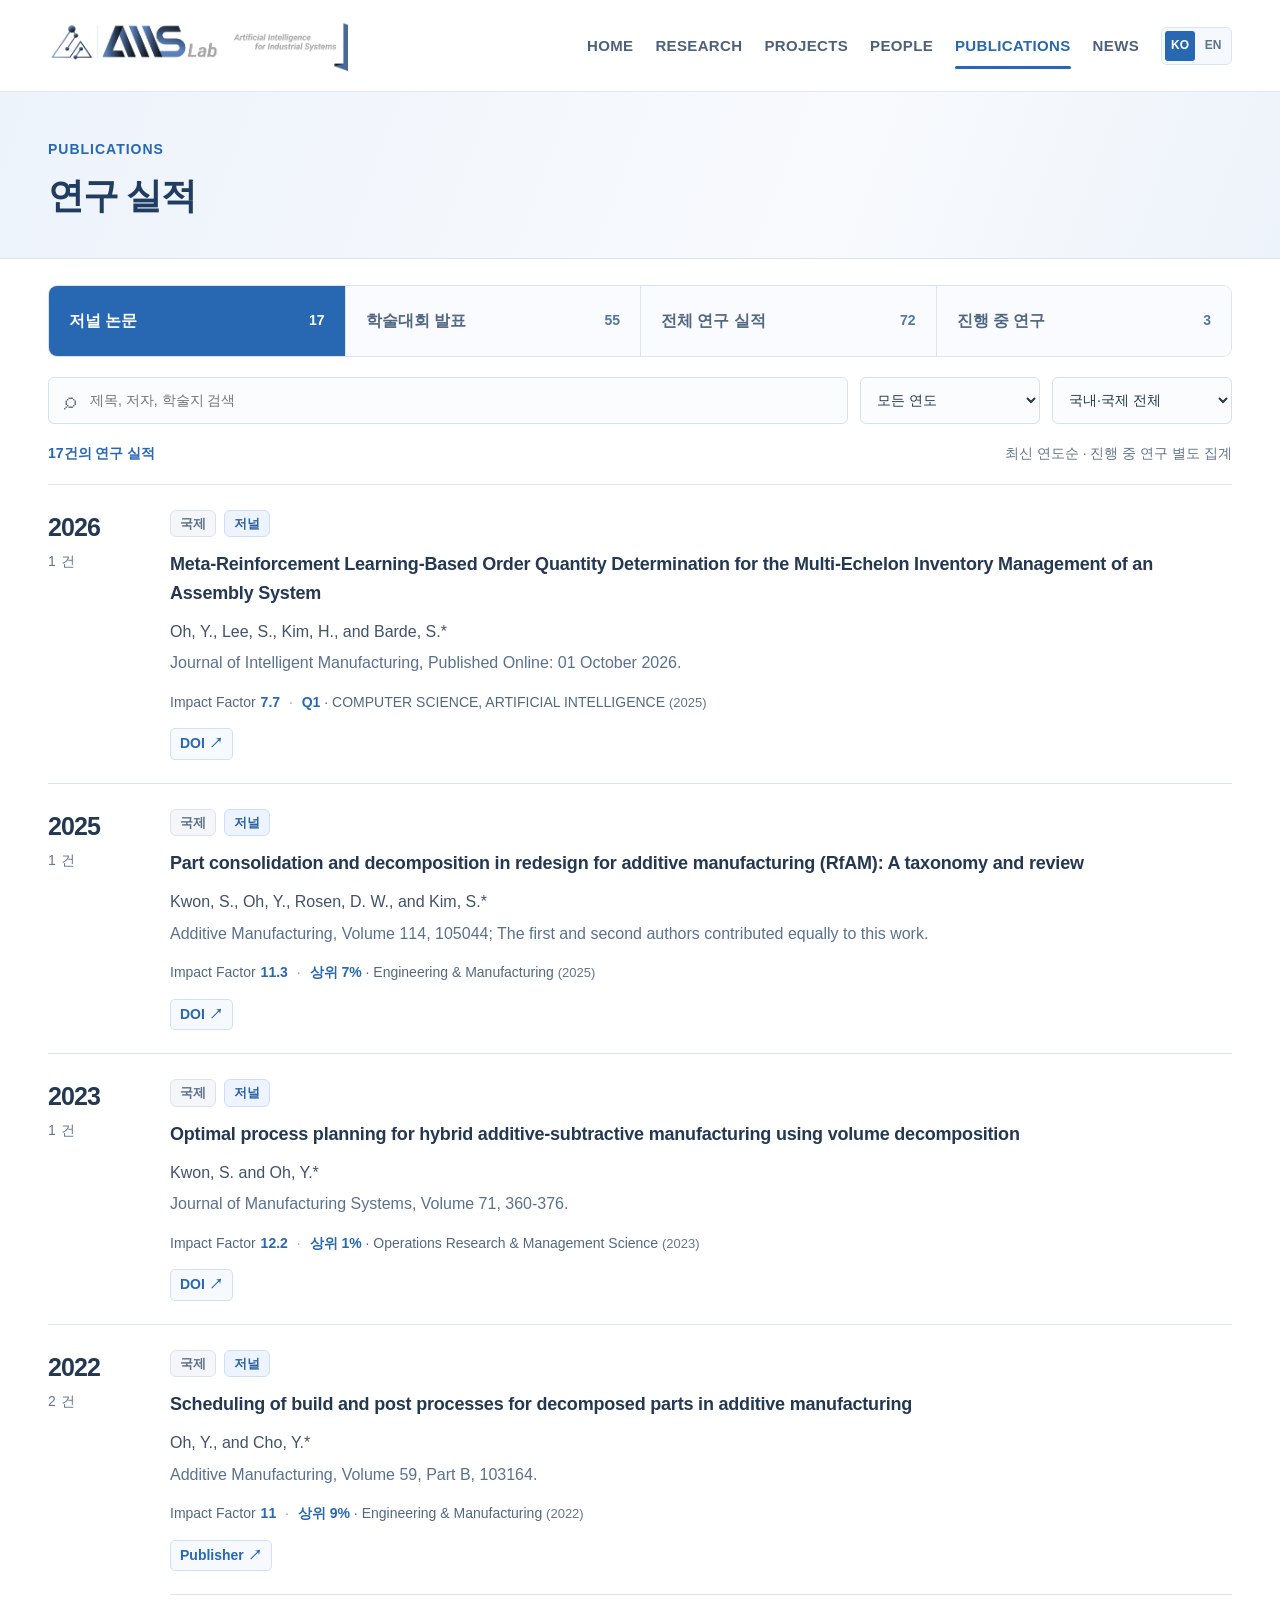
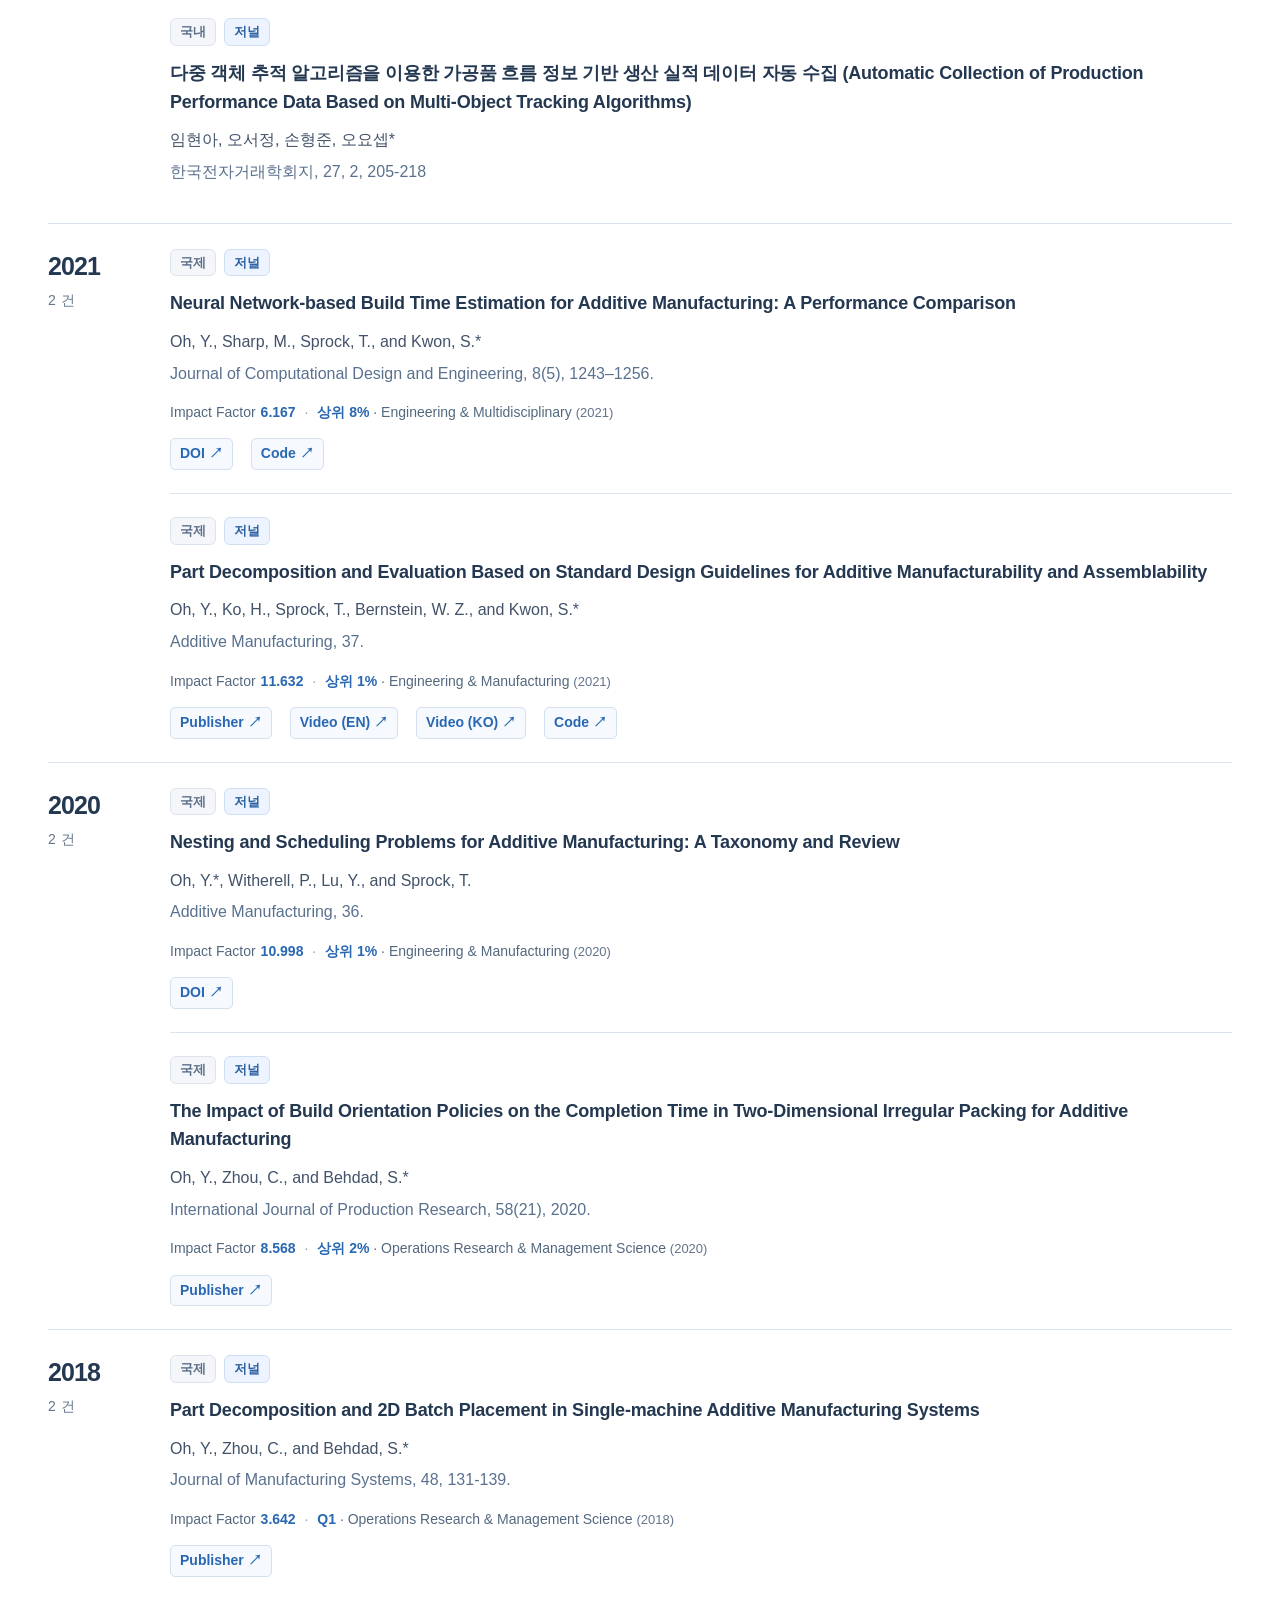
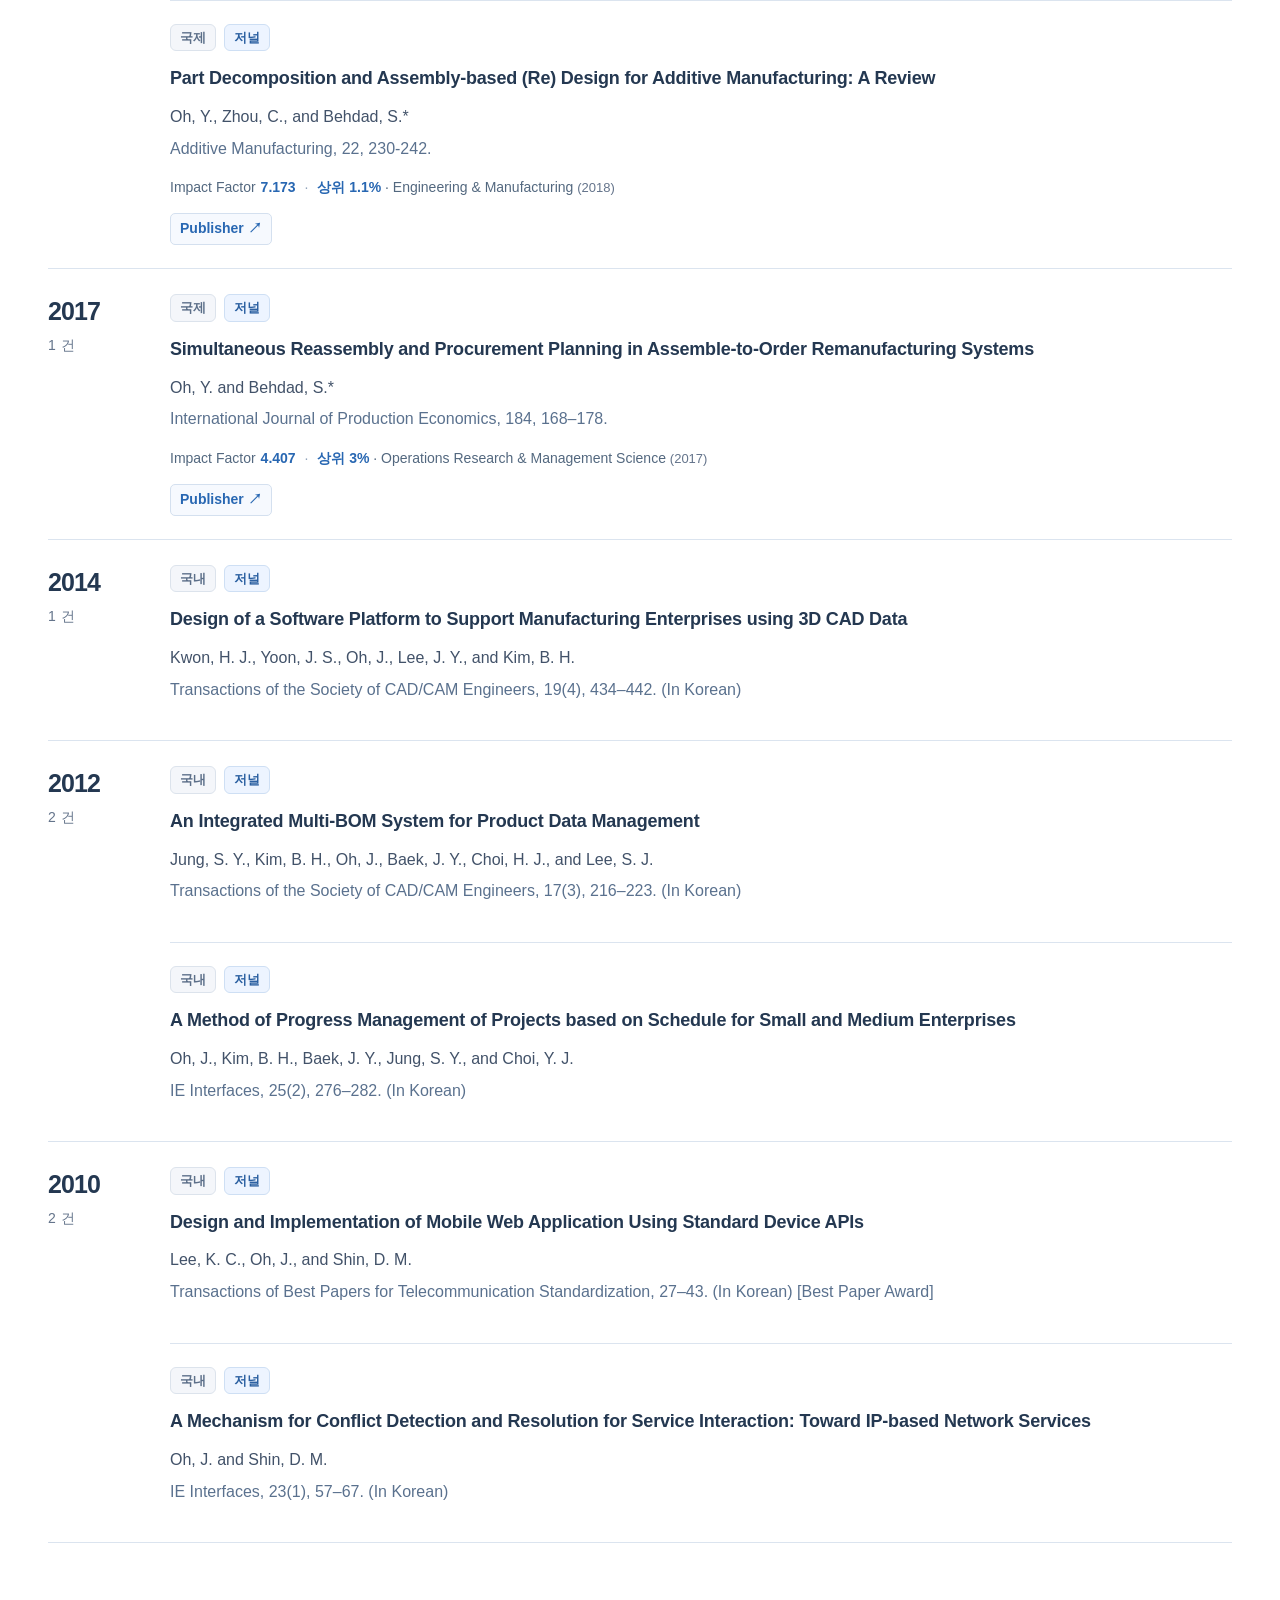
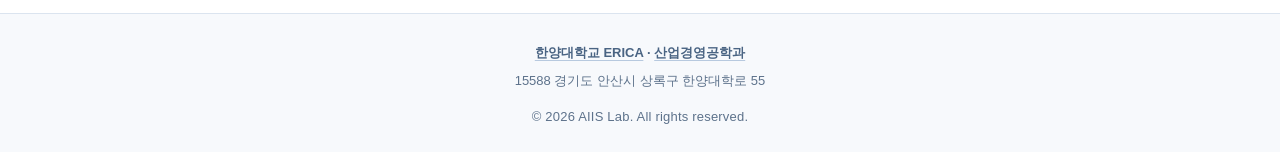
<file: publications.html>
<!doctype html>
<html lang="ko">
<head>
  <meta charset="utf-8">
  <meta name="viewport" content="width=device-width,initial-scale=1">
  <meta name="theme-color" content="#132b3b">
  <meta name="description" content="한양대학교 ERICA AIIS Lab. 산업 AI, 강화학습, 디지털 트윈, 적층제조를 연구합니다.">
  <meta property="og:title" content="논문 · AIIS Lab | Hanyang University ERICA">
  <meta property="og:description" content="Artificial Intelligence for Industrial Systems · Hanyang University ERICA">
  <meta property="og:type" content="website">
  <title>논문 · AIIS Lab | Hanyang University ERICA</title>
  <link rel="icon" href="favicon-circle-v3.ico" sizes="16x16 32x32 48x48 64x64"><link rel="icon" href="favicon-circle-v3-32.png" type="image/png" sizes="32x32"><link rel="icon" href="favicon-circle-v3.png" type="image/png" sizes="64x64">
  <link rel="stylesheet" href="assets/styles.css?v=b64cec29d4">
  <link rel="stylesheet" href="assets/presentation.css?v=cc735d5f9a">
  <link rel="stylesheet" href="assets/sections.css?v=c8eaf619d2">
  <link rel="stylesheet" href="assets/theme.css?v=51b29d573b">
  <script defer src="assets/content.js?v=c7d3cc229a"></script>
  <script defer src="assets/publications.js?v=779f91a54b"></script>
  <script defer src="assets/profile.js?v=20e5698412"></script>
  <script defer src="assets/research-details.js?v=ee5372c604"></script>
  <script defer src="assets/projects.js?v=aa702530bc"></script>
  <script defer src="assets/render.js?v=c3176ceb00"></script>
  <script defer src="assets/motion.js?v=1d533897d1"></script>
  <script defer src="assets/app.js?v=48881997fd"></script>
</head>
<body data-page="publications">
  <div id="app"><a class="skip-link" href="#main">본문으로 건너뛰기</a><header class="site-header"><div class="wrap header-inner"><a class="brand" href="index.html?lang=ko" aria-label="AIIS Lab Home"><img src="assets/logo-header.png?v=508d037684" width="5208" height="899" alt="AIIS Lab — Artificial Intelligence for Industrial Systems"></a><nav id="main-nav" aria-label="Main navigation"><a href="index.html?lang=ko">HOME</a><a href="research.html?lang=ko">RESEARCH</a><a href="projects.html?lang=ko">PROJECTS</a><a href="people.html?lang=ko">PEOPLE</a><a href="publications.html?lang=ko" aria-current="page">PUBLICATIONS</a><a href="news.html?lang=ko">NEWS</a></nav><div class="header-tools"><div class="language-switch" role="group" aria-label="언어 선택"><button type="button" data-language="ko" aria-pressed="true">KO</button><button type="button" data-language="en" aria-pressed="false">EN</button></div><button type="button" class="menu-toggle" aria-controls="main-nav" aria-expanded="false" aria-label="Open menu"><span></span><span></span></button></div></div></header><main id="main"><section class="page-hero"><div class="wrap"><div><p class="eyebrow">PUBLICATIONS</p><h1>연구 실적</h1></div></div></section><div class="wrap publication-library"><div class="pub-kind" role="group" aria-label="연구 실적 분류"><button type="button" data-kind="journal" aria-pressed="true"><span>저널 논문</span><b>17</b></button><button type="button" data-kind="conference" aria-pressed="false"><span>학술대회 발표</span><b>55</b></button><button type="button" data-kind="all" aria-pressed="false"><span>전체 연구 실적</span><b>72</b></button><button type="button" data-kind="working" aria-pressed="false"><span>진행 중 연구</span><b>3</b></button></div><div class="pub-filters"><label class="search-field"><span class="sr-only">논문 검색</span><span aria-hidden="true">⌕</span><input id="pub-search" type="search" placeholder="제목, 저자, 학술지 검색" value=""></label><label><span class="sr-only">연도</span><select id="pub-year"><option value="all">모든 연도</option><option value="2026">2026</option><option value="2025">2025</option><option value="2024">2024</option><option value="2023">2023</option><option value="2022">2022</option><option value="2021">2021</option><option value="2020">2020</option><option value="2019">2019</option><option value="2018">2018</option><option value="2017">2017</option><option value="2016">2016</option><option value="2015">2015</option><option value="2014">2014</option><option value="2013">2013</option><option value="2012">2012</option><option value="2011">2011</option><option value="2010">2010</option><option value="2009">2009</option></select></label><label><span class="sr-only">국내·국제 구분</span><select id="pub-scope"><option value="all" selected>국내·국제 전체</option><option value="international">국제</option><option value="domestic">국내</option></select></label></div><div class="results-meta"><p id="pub-count" role="status">17건의 연구 실적</p><span>최신 연도순 · 진행 중 연구 별도 집계</span></div><div id="publication-results"><section class="publication-year" aria-label="2026"><h2>2026<span>1 건</span></h2><div><article class="publication" id="pub-1-1"><div class="publication-topline"><span class="tag tag--neutral">국제</span><span class="tag tag--paper">저널</span></div><h3>Meta-Reinforcement Learning-Based Order Quantity Determination for the Multi-Echelon Inventory Management of an Assembly System</h3><p class="pub-authors">Oh, Y., Lee, S., Kim, H., and Barde, S.*</p><p class="pub-venue">Journal of Intelligent Manufacturing, Published Online: 01 October 2026.</p><p class="journal-metrics"><span class="impact-factor"><span>Impact Factor</span> <strong>7.7</strong></span><span class="metrics-divider" aria-hidden="true"> · </span><span class="journal-ranking"><strong>Q1</strong><span> · COMPUTER SCIENCE, ARTIFICIAL INTELLIGENCE</span></span> <small class="metrics-year">(2025)</small></p><div class="pub-actions"><a class="pub-link" href="https://doi.org/10.1007/s10845-026-02988-z" target="_blank" rel="noopener noreferrer">DOI <span aria-hidden="true">↗</span></a></div></article></div></section><section class="publication-year" aria-label="2025"><h2>2025<span>1 건</span></h2><div><article class="publication" id="pub-1-2"><div class="publication-topline"><span class="tag tag--neutral">국제</span><span class="tag tag--paper">저널</span></div><h3>Part consolidation and decomposition in redesign for additive manufacturing (RfAM): A taxonomy and review</h3><p class="pub-authors">Kwon, S., Oh, Y., Rosen, D. W., and Kim, S.*</p><p class="pub-venue">Additive Manufacturing, Volume 114, 105044; The first and second authors contributed equally to this work.</p><p class="journal-metrics"><span class="impact-factor"><span>Impact Factor</span> <strong>11.3</strong></span><span class="metrics-divider" aria-hidden="true"> · </span><span class="journal-ranking"><strong>상위 7%</strong><span> · Engineering &amp; Manufacturing</span></span> <small class="metrics-year">(2025)</small></p><div class="pub-actions"><a class="pub-link" href="https://doi.org/10.1016/j.addma.2025.105044" target="_blank" rel="noopener noreferrer">DOI <span aria-hidden="true">↗</span></a></div></article></div></section><section class="publication-year" aria-label="2023"><h2>2023<span>1 건</span></h2><div><article class="publication" id="pub-1-3"><div class="publication-topline"><span class="tag tag--neutral">국제</span><span class="tag tag--paper">저널</span></div><h3>Optimal process planning for hybrid additive-subtractive manufacturing using volume decomposition</h3><p class="pub-authors">Kwon, S. and Oh, Y.*</p><p class="pub-venue">Journal of Manufacturing Systems, Volume 71, 360-376.</p><p class="journal-metrics"><span class="impact-factor"><span>Impact Factor</span> <strong>12.2</strong></span><span class="metrics-divider" aria-hidden="true"> · </span><span class="journal-ranking"><strong>상위 1%</strong><span> · Operations Research &amp; Management Science</span></span> <small class="metrics-year">(2023)</small></p><div class="pub-actions"><a class="pub-link" href="https://doi.org/10.1016/j.jmsy.2023.09.018" target="_blank" rel="noopener noreferrer">DOI <span aria-hidden="true">↗</span></a></div></article></div></section><section class="publication-year" aria-label="2022"><h2>2022<span>2 건</span></h2><div><article class="publication" id="pub-1-4"><div class="publication-topline"><span class="tag tag--neutral">국제</span><span class="tag tag--paper">저널</span></div><h3>Scheduling of build and post processes for decomposed parts in additive manufacturing</h3><p class="pub-authors">Oh, Y., and Cho, Y.*</p><p class="pub-venue">Additive Manufacturing, Volume 59, Part B, 103164.</p><p class="journal-metrics"><span class="impact-factor"><span>Impact Factor</span> <strong>11</strong></span><span class="metrics-divider" aria-hidden="true"> · </span><span class="journal-ranking"><strong>상위 9%</strong><span> · Engineering &amp; Manufacturing</span></span> <small class="metrics-year">(2022)</small></p><div class="pub-actions"><a class="pub-link" href="https://www.sciencedirect.com/science/article/pii/S221486042200553X" target="_blank" rel="noopener noreferrer">Publisher <span aria-hidden="true">↗</span></a></div></article><article class="publication" id="pub-2-1"><div class="publication-topline"><span class="tag tag--neutral">국내</span><span class="tag tag--paper">저널</span></div><h3>다중 객체 추적 알고리즘을 이용한 가공품 흐름 정보 기반 생산 실적 데이터 자동 수집 (Automatic Collection of Production Performance Data Based on Multi-Object Tracking Algorithms)</h3><p class="pub-authors">임현아, 오서정, 손형준, 오요셉*</p><p class="pub-venue">한국전자거래학회지, 27, 2, 205-218</p><div class="pub-actions"></div></article></div></section><section class="publication-year" aria-label="2021"><h2>2021<span>2 건</span></h2><div><article class="publication" id="pub-1-5"><div class="publication-topline"><span class="tag tag--neutral">국제</span><span class="tag tag--paper">저널</span></div><h3>Neural Network-based Build Time Estimation for Additive Manufacturing: A Performance Comparison</h3><p class="pub-authors">Oh, Y., Sharp, M., Sprock, T., and Kwon, S.*</p><p class="pub-venue">Journal of Computational Design and Engineering, 8(5), 1243–1256.</p><p class="journal-metrics"><span class="impact-factor"><span>Impact Factor</span> <strong>6.167</strong></span><span class="metrics-divider" aria-hidden="true"> · </span><span class="journal-ranking"><strong>상위 8%</strong><span> · Engineering &amp; Multidisciplinary</span></span> <small class="metrics-year">(2021)</small></p><div class="pub-actions"><a class="pub-link" href="https://doi.org/10.1093/jcde/qwab044" target="_blank" rel="noopener noreferrer">DOI <span aria-hidden="true">↗</span></a><a class="pub-link" href="https://github.com/Ha-An/2021JCDE" target="_blank" rel="noopener noreferrer">Code <span aria-hidden="true">↗</span></a></div></article><article class="publication" id="pub-1-6"><div class="publication-topline"><span class="tag tag--neutral">국제</span><span class="tag tag--paper">저널</span></div><h3>Part Decomposition and Evaluation Based on Standard Design Guidelines for Additive Manufacturability and Assemblability</h3><p class="pub-authors">Oh, Y., Ko, H., Sprock, T., Bernstein, W. Z., and Kwon, S.*</p><p class="pub-venue">Additive Manufacturing, 37.</p><p class="journal-metrics"><span class="impact-factor"><span>Impact Factor</span> <strong>11.632</strong></span><span class="metrics-divider" aria-hidden="true"> · </span><span class="journal-ranking"><strong>상위 1%</strong><span> · Engineering &amp; Manufacturing</span></span> <small class="metrics-year">(2021)</small></p><div class="pub-actions"><a class="pub-link" href="https://www.sciencedirect.com/science/article/pii/S2214860420310745#!" target="_blank" rel="noopener noreferrer">Publisher <span aria-hidden="true">↗</span></a><a class="pub-link" href="https://youtu.be/MF1PuJyk4vA" target="_blank" rel="noopener noreferrer">Video (EN) <span aria-hidden="true">↗</span></a><a class="pub-link" href="https://youtu.be/3Cep8NM9q14" target="_blank" rel="noopener noreferrer">Video (KO) <span aria-hidden="true">↗</span></a><a class="pub-link" href="https://github.com/Ha-An/2021AM" target="_blank" rel="noopener noreferrer">Code <span aria-hidden="true">↗</span></a></div></article></div></section><section class="publication-year" aria-label="2020"><h2>2020<span>2 건</span></h2><div><article class="publication" id="pub-1-7"><div class="publication-topline"><span class="tag tag--neutral">국제</span><span class="tag tag--paper">저널</span></div><h3>Nesting and Scheduling Problems for Additive Manufacturing: A Taxonomy and Review</h3><p class="pub-authors">Oh, Y.*, Witherell, P., Lu, Y., and Sprock, T.</p><p class="pub-venue">Additive Manufacturing, 36.</p><p class="journal-metrics"><span class="impact-factor"><span>Impact Factor</span> <strong>10.998</strong></span><span class="metrics-divider" aria-hidden="true"> · </span><span class="journal-ranking"><strong>상위 1%</strong><span> · Engineering &amp; Manufacturing</span></span> <small class="metrics-year">(2020)</small></p><div class="pub-actions"><a class="pub-link" href="https://doi.org/10.1016/j.addma.2020.101492" target="_blank" rel="noopener noreferrer">DOI <span aria-hidden="true">↗</span></a></div></article><article class="publication" id="pub-1-8"><div class="publication-topline"><span class="tag tag--neutral">국제</span><span class="tag tag--paper">저널</span></div><h3>The Impact of Build Orientation Policies on the Completion Time in Two-Dimensional Irregular Packing for Additive Manufacturing</h3><p class="pub-authors">Oh, Y., Zhou, C., and Behdad, S.*</p><p class="pub-venue">International Journal of Production Research, 58(21), 2020.</p><p class="journal-metrics"><span class="impact-factor"><span>Impact Factor</span> <strong>8.568</strong></span><span class="metrics-divider" aria-hidden="true"> · </span><span class="journal-ranking"><strong>상위 2%</strong><span> · Operations Research &amp; Management Science</span></span> <small class="metrics-year">(2020)</small></p><div class="pub-actions"><a class="pub-link" href="https://www.tandfonline.com/doi/full/10.1080/00207543.2019.1683253" target="_blank" rel="noopener noreferrer">Publisher <span aria-hidden="true">↗</span></a></div></article></div></section><section class="publication-year" aria-label="2018"><h2>2018<span>2 건</span></h2><div><article class="publication" id="pub-1-9"><div class="publication-topline"><span class="tag tag--neutral">국제</span><span class="tag tag--paper">저널</span></div><h3>Part Decomposition and 2D Batch Placement in Single-machine Additive Manufacturing Systems</h3><p class="pub-authors">Oh, Y., Zhou, C., and Behdad, S.*</p><p class="pub-venue">Journal of Manufacturing Systems, 48, 131-139.</p><p class="journal-metrics"><span class="impact-factor"><span>Impact Factor</span> <strong>3.642</strong></span><span class="metrics-divider" aria-hidden="true"> · </span><span class="journal-ranking"><strong>Q1</strong><span> · Operations Research &amp; Management Science</span></span> <small class="metrics-year">(2018)</small></p><div class="pub-actions"><a class="pub-link" href="https://www.sciencedirect.com/science/article/pii/S0278612518302097?via%3Dihub" target="_blank" rel="noopener noreferrer">Publisher <span aria-hidden="true">↗</span></a></div></article><article class="publication" id="pub-1-10"><div class="publication-topline"><span class="tag tag--neutral">국제</span><span class="tag tag--paper">저널</span></div><h3>Part Decomposition and Assembly-based (Re) Design for Additive Manufacturing: A Review</h3><p class="pub-authors">Oh, Y., Zhou, C., and Behdad, S.*</p><p class="pub-venue">Additive Manufacturing, 22, 230-242.</p><p class="journal-metrics"><span class="impact-factor"><span>Impact Factor</span> <strong>7.173</strong></span><span class="metrics-divider" aria-hidden="true"> · </span><span class="journal-ranking"><strong>상위 1.1%</strong><span> · Engineering &amp; Manufacturing</span></span> <small class="metrics-year">(2018)</small></p><div class="pub-actions"><a class="pub-link" href="https://www.sciencedirect.com/science/article/pii/S2214860417304359" target="_blank" rel="noopener noreferrer">Publisher <span aria-hidden="true">↗</span></a></div></article></div></section><section class="publication-year" aria-label="2017"><h2>2017<span>1 건</span></h2><div><article class="publication" id="pub-1-11"><div class="publication-topline"><span class="tag tag--neutral">국제</span><span class="tag tag--paper">저널</span></div><h3>Simultaneous Reassembly and Procurement Planning in Assemble-to-Order Remanufacturing Systems</h3><p class="pub-authors">Oh, Y. and Behdad, S.*</p><p class="pub-venue">International Journal of Production Economics, 184, 168–178.</p><p class="journal-metrics"><span class="impact-factor"><span>Impact Factor</span> <strong>4.407</strong></span><span class="metrics-divider" aria-hidden="true"> · </span><span class="journal-ranking"><strong>상위 3%</strong><span> · Operations Research &amp; Management Science</span></span> <small class="metrics-year">(2017)</small></p><div class="pub-actions"><a class="pub-link" href="https://www.sciencedirect.com/science/article/pii/S0925527316303863" target="_blank" rel="noopener noreferrer">Publisher <span aria-hidden="true">↗</span></a></div></article></div></section><section class="publication-year" aria-label="2014"><h2>2014<span>1 건</span></h2><div><article class="publication" id="pub-2-2"><div class="publication-topline"><span class="tag tag--neutral">국내</span><span class="tag tag--paper">저널</span></div><h3>Design of a Software Platform to Support Manufacturing Enterprises using 3D CAD Data</h3><p class="pub-authors">Kwon, H. J., Yoon, J. S., Oh, J., Lee, J. Y., and Kim, B. H.</p><p class="pub-venue">Transactions of the Society of CAD/CAM Engineers, 19(4), 434–442. (In Korean)</p><div class="pub-actions"></div></article></div></section><section class="publication-year" aria-label="2012"><h2>2012<span>2 건</span></h2><div><article class="publication" id="pub-2-3"><div class="publication-topline"><span class="tag tag--neutral">국내</span><span class="tag tag--paper">저널</span></div><h3>An Integrated Multi-BOM System for Product Data Management</h3><p class="pub-authors">Jung, S. Y., Kim, B. H., Oh, J., Baek, J. Y., Choi, H. J., and Lee, S. J.</p><p class="pub-venue">Transactions of the Society of CAD/CAM Engineers, 17(3), 216–223. (In Korean)</p><div class="pub-actions"></div></article><article class="publication" id="pub-2-4"><div class="publication-topline"><span class="tag tag--neutral">국내</span><span class="tag tag--paper">저널</span></div><h3>A Method of Progress Management of Projects based on Schedule for Small and Medium Enterprises</h3><p class="pub-authors">Oh, J., Kim, B. H., Baek, J. Y., Jung, S. Y., and Choi, Y. J.</p><p class="pub-venue">IE Interfaces, 25(2), 276–282. (In Korean)</p><div class="pub-actions"></div></article></div></section><section class="publication-year" aria-label="2010"><h2>2010<span>2 건</span></h2><div><article class="publication" id="pub-2-5"><div class="publication-topline"><span class="tag tag--neutral">국내</span><span class="tag tag--paper">저널</span></div><h3>Design and Implementation of Mobile Web Application Using Standard Device APIs</h3><p class="pub-authors">Lee, K. C., Oh, J., and Shin, D. M.</p><p class="pub-venue">Transactions of Best Papers for Telecommunication Standardization, 27–43. (In Korean) [Best Paper Award]</p><div class="pub-actions"></div></article><article class="publication" id="pub-2-6"><div class="publication-topline"><span class="tag tag--neutral">국내</span><span class="tag tag--paper">저널</span></div><h3>A Mechanism for Conflict Detection and Resolution for Service Interaction: Toward IP-based Network Services</h3><p class="pub-authors">Oh, J. and Shin, D. M.</p><p class="pub-venue">IE Interfaces, 23(1), 57–67. (In Korean)</p><div class="pub-actions"></div></article></div></section></div></div></main><footer class="site-footer simple-footer"><div class="wrap"><p class="footer-affiliation"><a href="https://www.hanyang.ac.kr/erica" target="_blank" rel="noopener noreferrer">한양대학교 ERICA</a> · <a href="https://ime.hanyang.ac.kr/home" target="_blank" rel="noopener noreferrer">산업경영공학과</a></p><p class="footer-address">15588 경기도 안산시 상록구 한양대학로 55</p><p class="footer-copyright">© 2026 AIIS Lab. All rights reserved.</p></div></footer><dialog id="photo-dialog" aria-label="연구실 사진"><button type="button" class="dialog-close" aria-label="사진 닫기">×</button><img id="dialog-image" alt=""><p id="dialog-caption"></p></dialog><div id="site-toast" role="status" aria-live="polite"></div></div>
  <noscript><p style="padding:20px;text-align:center">언어 전환, 검색, 사진 확대와 애니메이션에는 JavaScript가 필요합니다. Navigation and reading remain available.</p></noscript>
</body>
</html>
</file>
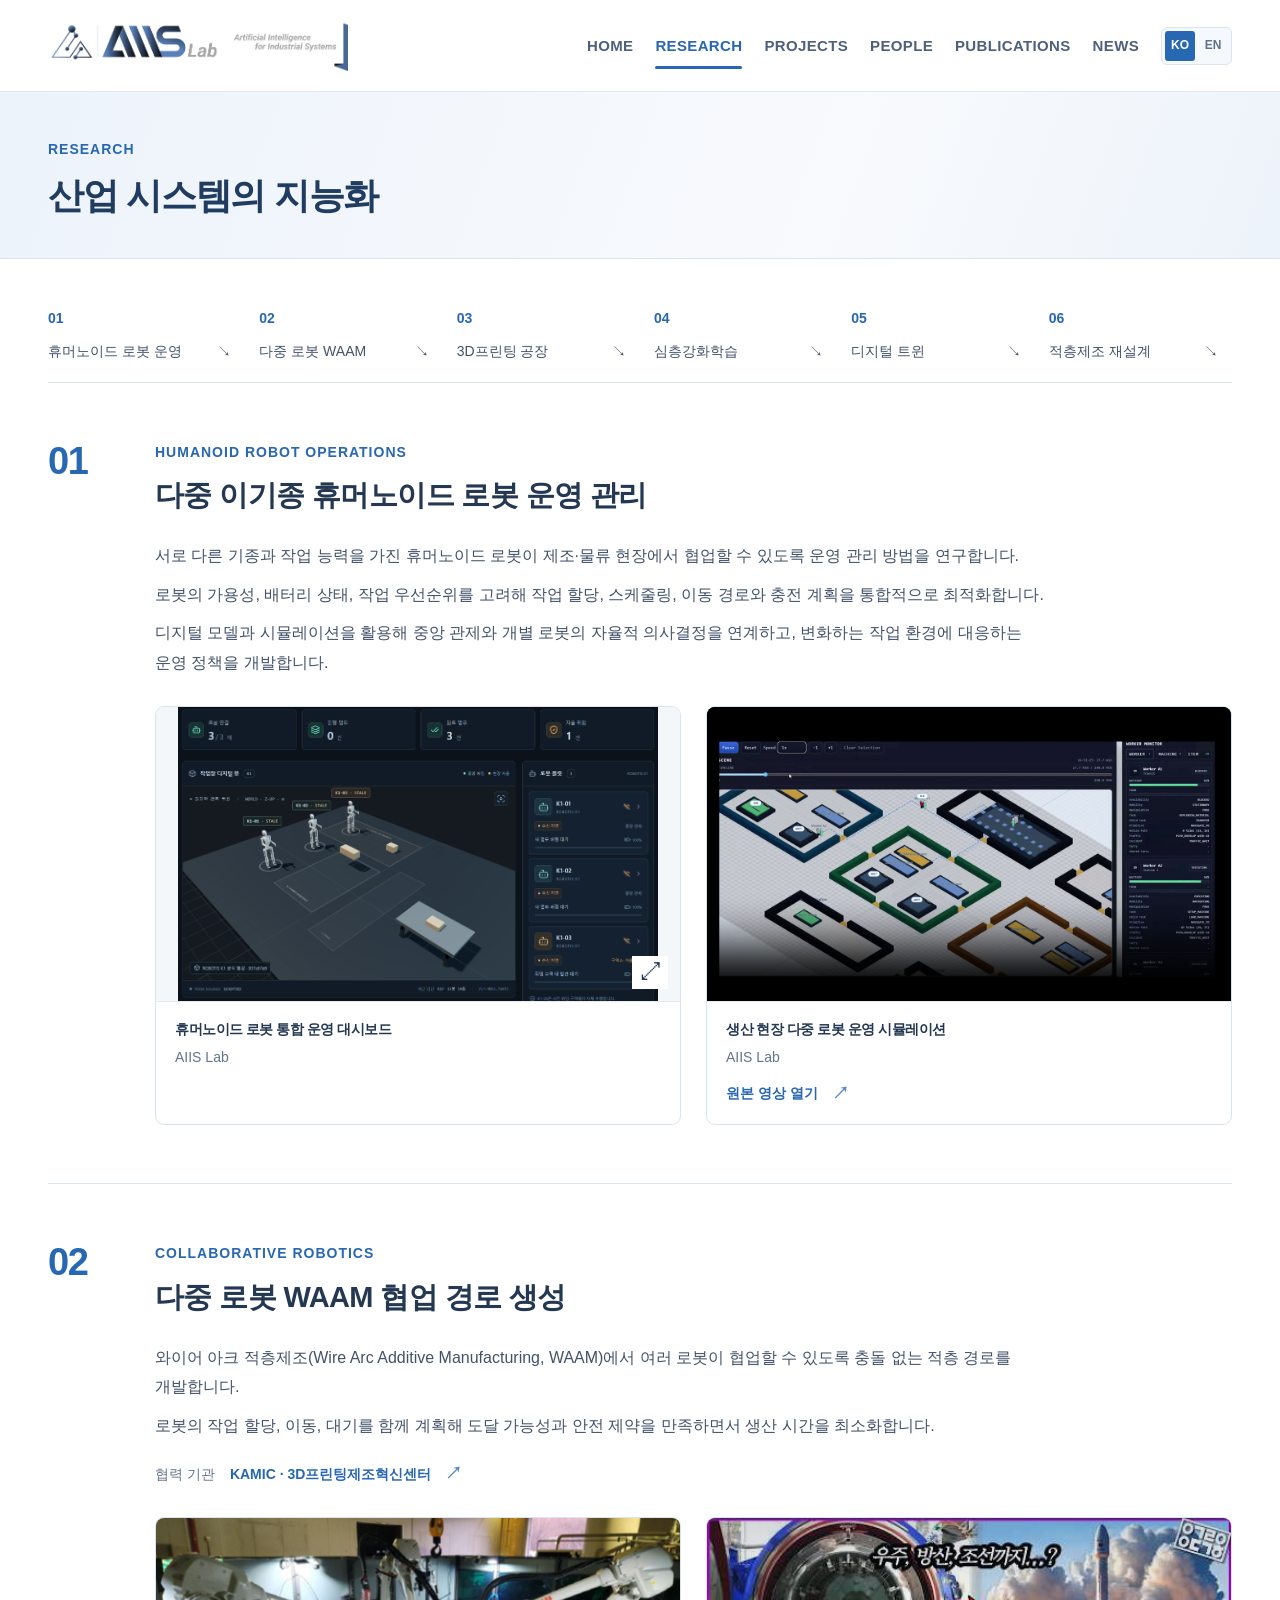
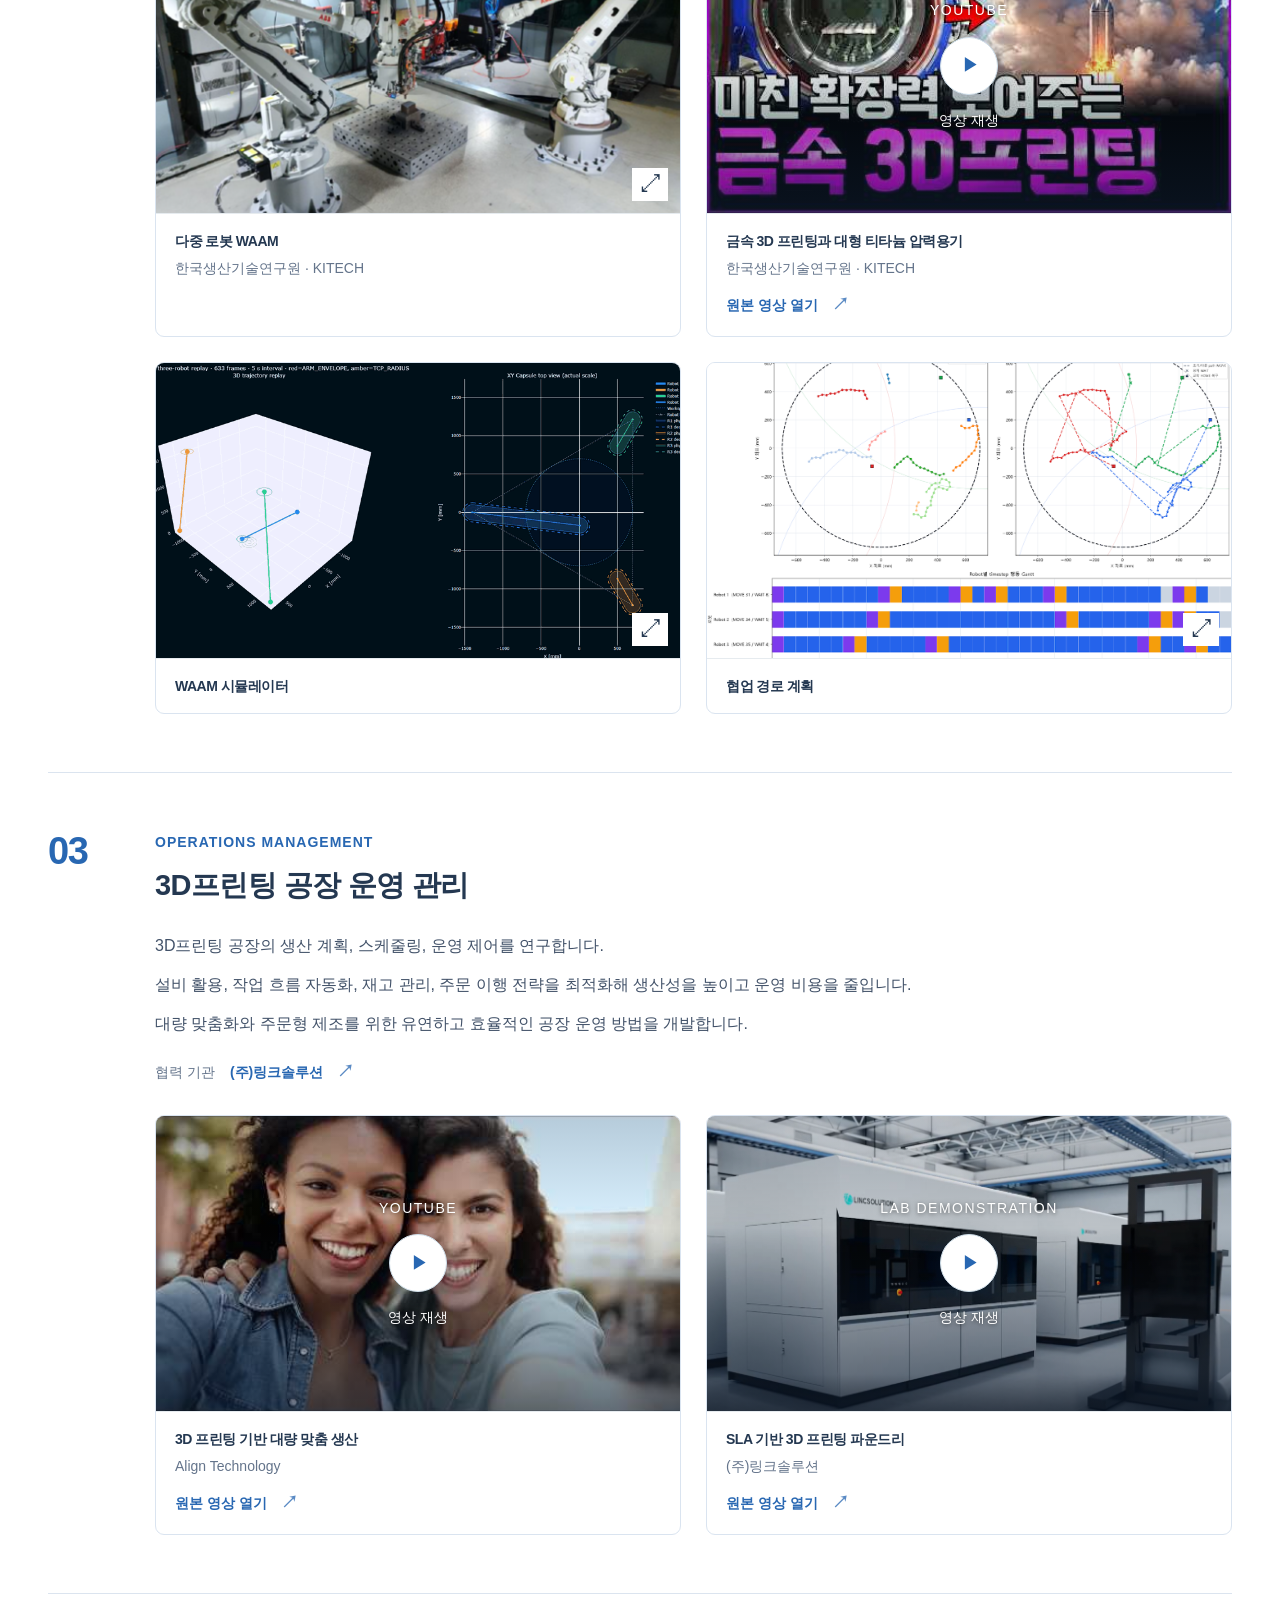
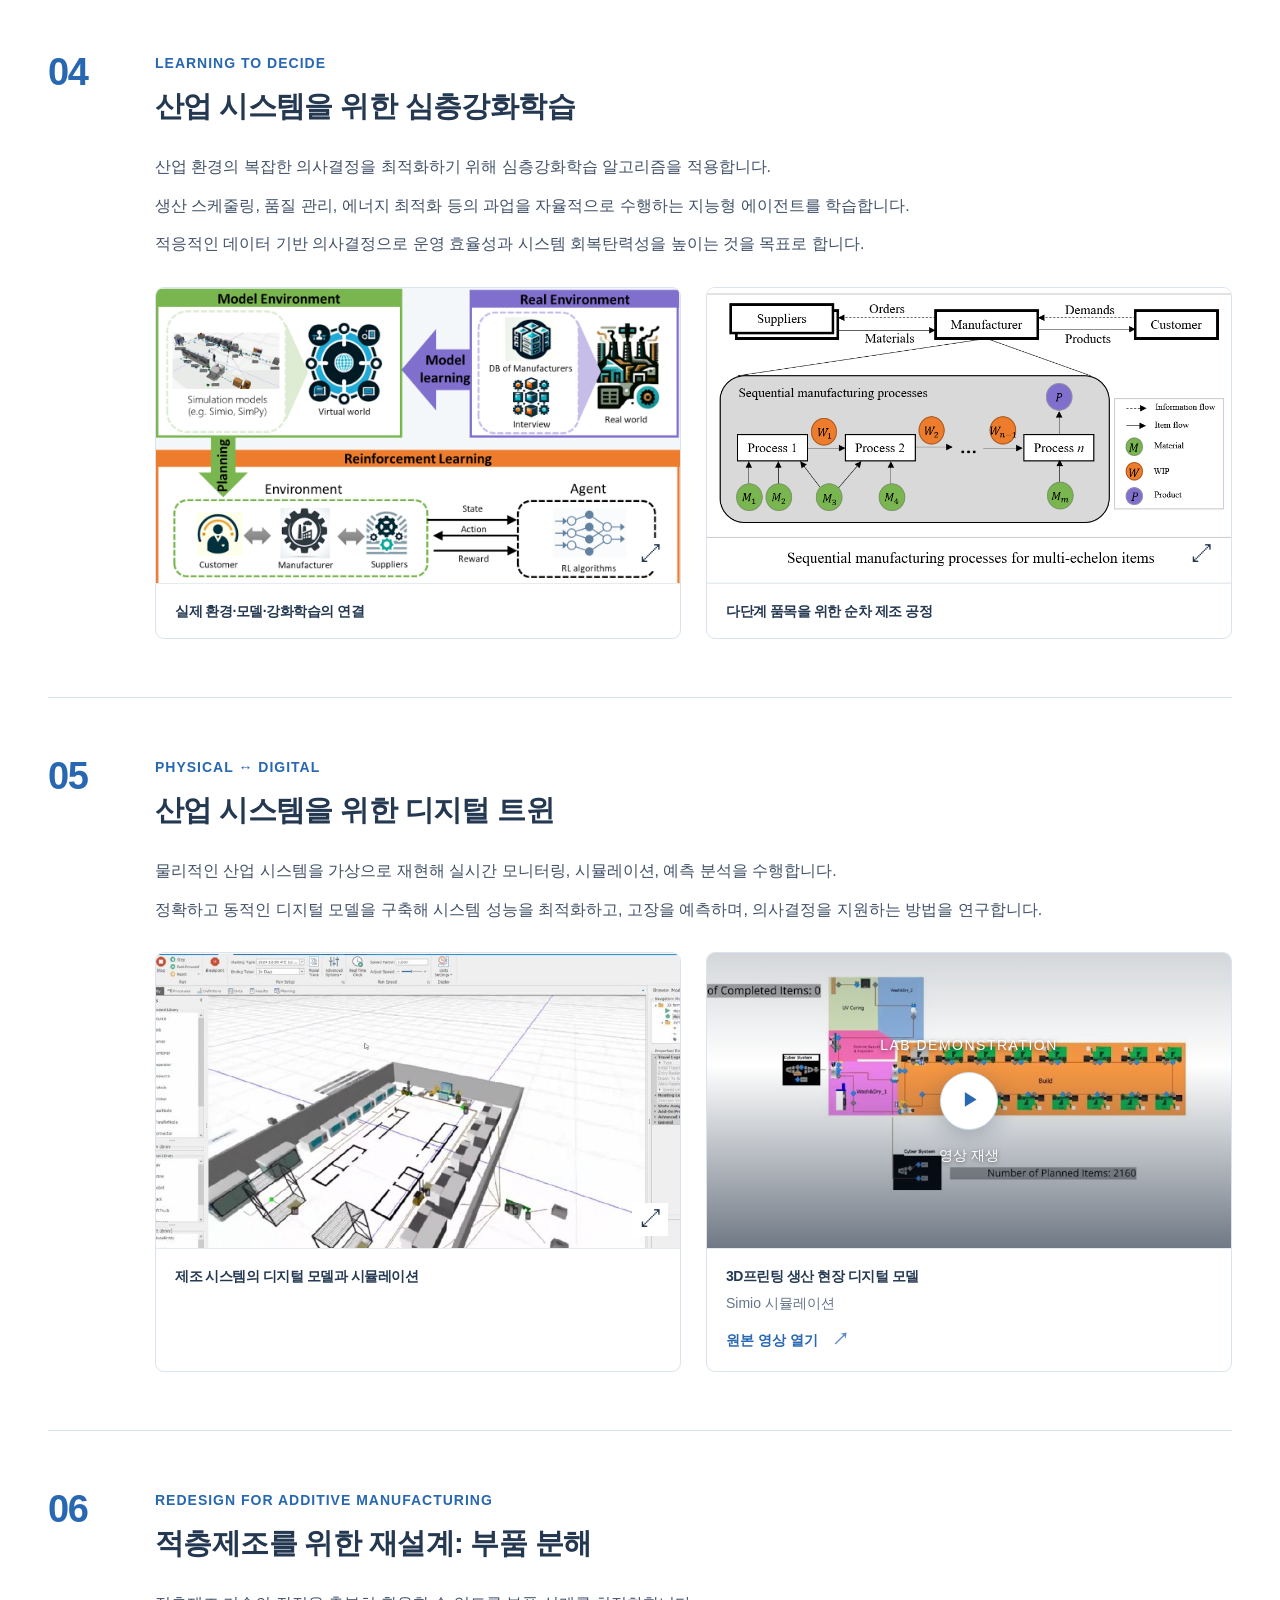
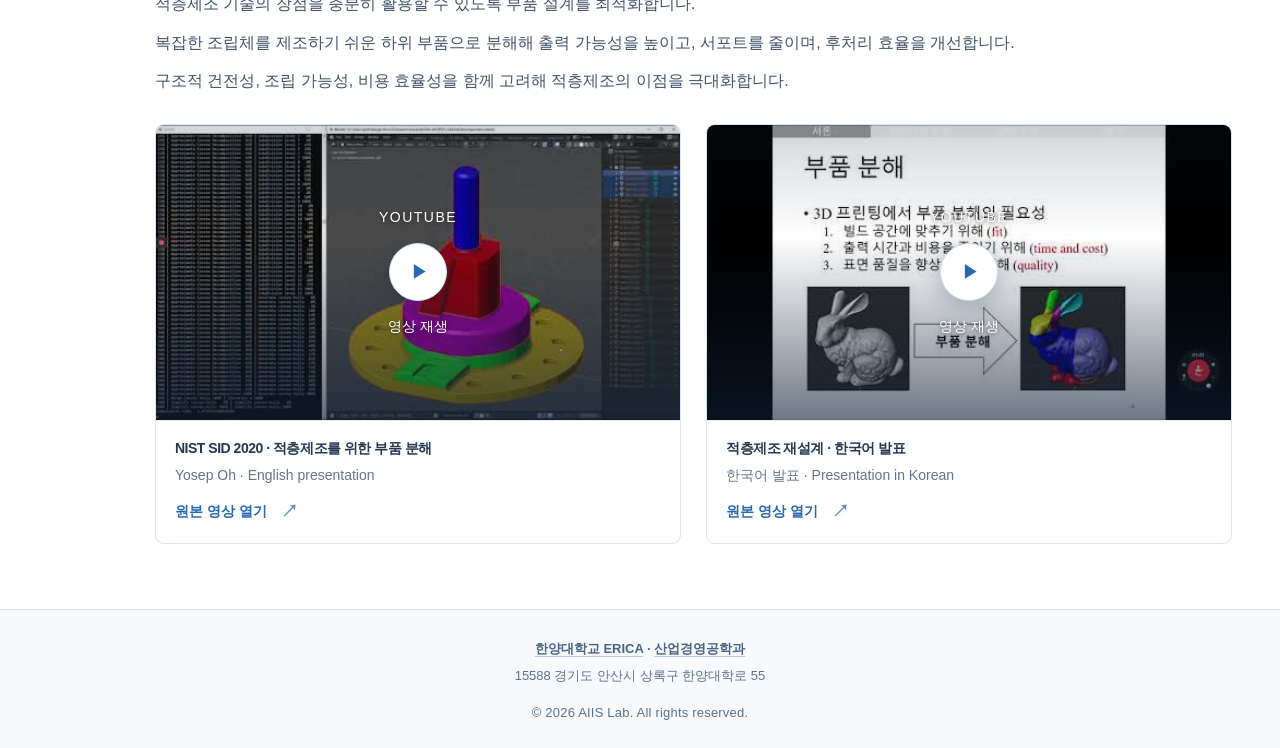
<file: research.html>
<!doctype html>
<html lang="ko">
<head>
  <meta charset="utf-8">
  <meta name="viewport" content="width=device-width,initial-scale=1">
  <meta name="theme-color" content="#132b3b">
  <meta name="description" content="한양대학교 ERICA AIIS Lab. 산업 AI, 강화학습, 디지털 트윈, 적층제조를 연구합니다.">
  <meta property="og:title" content="연구 · AIIS Lab | Hanyang University ERICA">
  <meta property="og:description" content="Artificial Intelligence for Industrial Systems · Hanyang University ERICA">
  <meta property="og:type" content="website">
  <title>연구 · AIIS Lab | Hanyang University ERICA</title>
  <link rel="icon" href="favicon-circle-v3.ico" sizes="16x16 32x32 48x48 64x64"><link rel="icon" href="favicon-circle-v3-32.png" type="image/png" sizes="32x32"><link rel="icon" href="favicon-circle-v3.png" type="image/png" sizes="64x64">
  <link rel="stylesheet" href="assets/styles.css?v=b64cec29d4">
  <link rel="stylesheet" href="assets/presentation.css?v=cc735d5f9a">
  <link rel="stylesheet" href="assets/sections.css?v=c8eaf619d2">
  <link rel="stylesheet" href="assets/theme.css?v=51b29d573b">
  <script defer src="assets/content.js?v=c7d3cc229a"></script>
  <script defer src="assets/publications.js?v=779f91a54b"></script>
  <script defer src="assets/profile.js?v=20e5698412"></script>
  <script defer src="assets/research-details.js?v=ee5372c604"></script>
  <script defer src="assets/projects.js?v=aa702530bc"></script>
  <script defer src="assets/render.js?v=c3176ceb00"></script>
  <script defer src="assets/motion.js?v=1d533897d1"></script>
  <script defer src="assets/app.js?v=48881997fd"></script>
</head>
<body data-page="research">
  <div id="app"><a class="skip-link" href="#main">본문으로 건너뛰기</a><header class="site-header"><div class="wrap header-inner"><a class="brand" href="index.html?lang=ko" aria-label="AIIS Lab Home"><img src="assets/logo-header.png?v=508d037684" width="5208" height="899" alt="AIIS Lab — Artificial Intelligence for Industrial Systems"></a><nav id="main-nav" aria-label="Main navigation"><a href="index.html?lang=ko">HOME</a><a href="research.html?lang=ko" aria-current="page">RESEARCH</a><a href="projects.html?lang=ko">PROJECTS</a><a href="people.html?lang=ko">PEOPLE</a><a href="publications.html?lang=ko">PUBLICATIONS</a><a href="news.html?lang=ko">NEWS</a></nav><div class="header-tools"><div class="language-switch" role="group" aria-label="언어 선택"><button type="button" data-language="ko" aria-pressed="true">KO</button><button type="button" data-language="en" aria-pressed="false">EN</button></div><button type="button" class="menu-toggle" aria-controls="main-nav" aria-expanded="false" aria-label="Open menu"><span></span><span></span></button></div></div></header><main id="main"><section class="page-hero"><div class="wrap"><div><p class="eyebrow">RESEARCH</p><h1>산업 시스템의 지능화</h1></div></div></section><div class="wrap research-library"><nav class="research-area-index" aria-label="연구 분야 바로가기"><a href="#humanoid-operations"><span>01</span>휴머노이드 로봇 운영<b aria-hidden="true">↘</b></a><a href="#waam"><span>02</span>다중 로봇 WAAM<b aria-hidden="true">↘</b></a><a href="#printing-farms"><span>03</span>3D프린팅 공장<b aria-hidden="true">↘</b></a><a href="#decision"><span>04</span>심층강화학습<b aria-hidden="true">↘</b></a><a href="#twin"><span>05</span>디지털 트윈<b aria-hidden="true">↘</b></a><a href="#manufacturing"><span>06</span>적층제조 재설계<b aria-hidden="true">↘</b></a></nav><section class="research-area" id="humanoid-operations"><header class="research-area-heading"><div class="research-area-number">01</div><div><p class="eyebrow">HUMANOID ROBOT OPERATIONS</p><h2>다중 이기종 휴머노이드 로봇 운영 관리</h2></div></header><div class="research-area-content"><div class="research-explanation"><p>서로 다른 기종과 작업 능력을 가진 휴머노이드 로봇이 제조·물류 현장에서 협업할 수 있도록 운영 관리 방법을 연구합니다.</p><p>로봇의 가용성, 배터리 상태, 작업 우선순위를 고려해 작업 할당, 스케줄링, 이동 경로와 충전 계획을 통합적으로 최적화합니다.</p><p>디지털 모델과 시뮬레이션을 활용해 중앙 관제와 개별 로봇의 자율적 의사결정을 연계하고, 변화하는 작업 환경에 대응하는 운영 정책을 개발합니다.</p></div><div class="research-media-grid"><figure class="research-media-card"><button type="button" class="research-image" data-research-photo="humanoid-dashboard" aria-label="휴머노이드 로봇 통합 운영 대시보드 — 크게 보기"><img src="assets/research-humanoid-dashboard.png" alt="휴머노이드 로봇 통합 운영 대시보드" loading="lazy"><span class="photo-expand" aria-hidden="true">⤢</span></button><figcaption><h3>휴머노이드 로봇 통합 운영 대시보드</h3><p>AIIS Lab</p></figcaption></figure><figure class="research-media-card"><div class="research-video" data-video-slot="humanoid-simulation"><video controls playsinline preload="none" poster="assets/video-humanoid-operations.jpg" aria-label="생산 현장 다중 로봇 운영 시뮬레이션"><source src="assets/research-humanoid-operations.mp4" type="video/mp4"><a href="assets/research-humanoid-operations.mp4">영상 파일 열기</a></video></div><figcaption><h3>생산 현장 다중 로봇 운영 시뮬레이션</h3><p>AIIS Lab</p><a class="text-link" href="assets/research-humanoid-operations.mp4" target="_blank" rel="noopener noreferrer">원본 영상 열기 <span aria-hidden="true">↗</span></a></figcaption></figure></div></div></section><section class="research-area" id="waam"><header class="research-area-heading"><div class="research-area-number">02</div><div><p class="eyebrow">COLLABORATIVE ROBOTICS</p><h2>다중 로봇 WAAM 협업 경로 생성</h2></div></header><div class="research-area-content"><div class="research-explanation"><p>와이어 아크 적층제조(Wire Arc Additive Manufacturing, WAAM)에서 여러 로봇이 협업할 수 있도록 충돌 없는 적층 경로를 개발합니다.</p><p>로봇의 작업 할당, 이동, 대기를 함께 계획해 도달 가능성과 안전 제약을 만족하면서 생산 시간을 최소화합니다.</p><div class="research-partners"><span>협력 기관</span><a class="text-link" href="https://kamic.or.kr/" target="_blank" rel="noopener noreferrer">KAMIC · 3D프린팅제조혁신센터 <span aria-hidden="true">↗</span></a></div></div><div class="research-media-grid"><figure class="research-media-card"><button type="button" class="research-image" data-research-photo="waam-system" aria-label="다중 로봇 WAAM — 크게 보기"><img src="assets/research-waam.png" alt="다중 로봇 WAAM" loading="lazy"><span class="photo-expand" aria-hidden="true">⤢</span></button><figcaption><h3>다중 로봇 WAAM</h3><p>한국생산기술연구원 · KITECH</p></figcaption></figure><figure class="research-media-card"><div class="research-video" data-video-slot="waam-video"><button type="button" data-research-video="waam-video" aria-label="영상 재생: 금속 3D 프린팅과 대형 티타늄 압력용기"><img class="video-poster" src="assets/video-waam-video.jpg" alt="" loading="lazy"><span class="video-kind">YOUTUBE</span><span class="video-play" aria-hidden="true">▶</span><span class="video-action">영상 재생</span></button></div><figcaption><h3>금속 3D 프린팅과 대형 티타늄 압력용기</h3><p>한국생산기술연구원 · KITECH</p><a class="text-link" href="https://www.youtube.com/watch?v=Eck6YQ1_mvA" target="_blank" rel="noopener noreferrer">원본 영상 열기 <span aria-hidden="true">↗</span></a></figcaption></figure><figure class="research-media-card"><button type="button" class="research-image" data-research-photo="waam-simulation" aria-label="WAAM 시뮬레이터 — 크게 보기"><img src="assets/research-waam-simulator.gif" alt="WAAM 시뮬레이터" loading="lazy"><span class="photo-expand" aria-hidden="true">⤢</span></button><figcaption><h3>WAAM 시뮬레이터</h3></figcaption></figure><figure class="research-media-card"><button type="button" class="research-image" data-research-photo="waam-planning" aria-label="협업 경로 계획 — 크게 보기"><img src="assets/research-waam-path.png" alt="협업 경로 계획" loading="lazy"><span class="photo-expand" aria-hidden="true">⤢</span></button><figcaption><h3>협업 경로 계획</h3></figcaption></figure></div></div></section><section class="research-area" id="printing-farms"><header class="research-area-heading"><div class="research-area-number">03</div><div><p class="eyebrow">OPERATIONS MANAGEMENT</p><h2>3D프린팅 공장 운영 관리</h2></div></header><div class="research-area-content"><div class="research-explanation"><p>3D프린팅 공장의 생산 계획, 스케줄링, 운영 제어를 연구합니다.</p><p>설비 활용, 작업 흐름 자동화, 재고 관리, 주문 이행 전략을 최적화해 생산성을 높이고 운영 비용을 줄입니다.</p><p>대량 맞춤화와 주문형 제조를 위한 유연하고 효율적인 공장 운영 방법을 개발합니다.</p><div class="research-partners"><span>협력 기관</span><a class="text-link" href="https://lincsolution.com/" target="_blank" rel="noopener noreferrer">(주)링크솔루션 <span aria-hidden="true">↗</span></a></div></div><div class="research-media-grid"><figure class="research-media-card"><div class="research-video" data-video-slot="align"><button type="button" data-research-video="align" aria-label="영상 재생: 3D 프린팅 기반 대량 맞춤 생산"><img class="video-poster" src="assets/video-align.jpg" alt="" loading="lazy"><span class="video-kind">YOUTUBE</span><span class="video-play" aria-hidden="true">▶</span><span class="video-action">영상 재생</span></button></div><figcaption><h3>3D 프린팅 기반 대량 맞춤 생산</h3><p>Align Technology</p><a class="text-link" href="https://www.youtube.com/watch?v=sDsIfaA5n1s" target="_blank" rel="noopener noreferrer">원본 영상 열기 <span aria-hidden="true">↗</span></a></figcaption></figure><figure class="research-media-card"><div class="research-video" data-video-slot="sla-foundry"><button type="button" data-research-video="sla-foundry" aria-label="영상 재생: SLA 기반 3D 프린팅 파운드리"><img class="video-poster" src="assets/video-sla-foundry-lincsolution.png" alt="" loading="lazy"><span class="video-kind">LAB DEMONSTRATION</span><span class="video-play" aria-hidden="true">▶</span><span class="video-action">영상 재생</span></button></div><figcaption><h3>SLA 기반 3D 프린팅 파운드리</h3><p>(주)링크솔루션</p><a class="text-link" href="https://drive.google.com/file/d/1mEwRz69QjBdHfRUScz9o4ycWGFAceSDN/view" target="_blank" rel="noopener noreferrer">원본 영상 열기 <span aria-hidden="true">↗</span></a></figcaption></figure></div></div></section><section class="research-area" id="decision"><header class="research-area-heading"><div class="research-area-number">04</div><div><p class="eyebrow">LEARNING TO DECIDE</p><h2>산업 시스템을 위한 심층강화학습</h2></div></header><div class="research-area-content"><div class="research-explanation"><p>산업 환경의 복잡한 의사결정을 최적화하기 위해 심층강화학습 알고리즘을 적용합니다.</p><p>생산 스케줄링, 품질 관리, 에너지 최적화 등의 과업을 자율적으로 수행하는 지능형 에이전트를 학습합니다.</p><p>적응적인 데이터 기반 의사결정으로 운영 효율성과 시스템 회복탄력성을 높이는 것을 목표로 합니다.</p></div><div class="research-media-grid"><figure class="research-media-card"><button type="button" class="research-image" data-research-photo="rl-framework" aria-label="실제 환경·모델·강화학습의 연결 — 크게 보기"><img src="assets/research-rl-framework.png" alt="실제 환경·모델·강화학습의 연결" loading="lazy"><span class="photo-expand" aria-hidden="true">⤢</span></button><figcaption><h3>실제 환경·모델·강화학습의 연결</h3></figcaption></figure><figure class="research-media-card"><button type="button" class="research-image" data-research-photo="supply-chain" aria-label="다단계 품목을 위한 순차 제조 공정 — 크게 보기"><img src="assets/research-supply-chain.png" alt="다단계 품목을 위한 순차 제조 공정" loading="lazy"><span class="photo-expand" aria-hidden="true">⤢</span></button><figcaption><h3>다단계 품목을 위한 순차 제조 공정</h3></figcaption></figure></div></div></section><section class="research-area" id="twin"><header class="research-area-heading"><div class="research-area-number">05</div><div><p class="eyebrow">PHYSICAL ↔ DIGITAL</p><h2>산업 시스템을 위한 디지털 트윈</h2></div></header><div class="research-area-content"><div class="research-explanation"><p>물리적인 산업 시스템을 가상으로 재현해 실시간 모니터링, 시뮬레이션, 예측 분석을 수행합니다.</p><p>정확하고 동적인 디지털 모델을 구축해 시스템 성능을 최적화하고, 고장을 예측하며, 의사결정을 지원하는 방법을 연구합니다.</p></div><div class="research-media-grid"><figure class="research-media-card"><button type="button" class="research-image" data-research-photo="digital-twin" aria-label="제조 시스템의 디지털 모델과 시뮬레이션 — 크게 보기"><img src="assets/research-digital-twin.png" alt="제조 시스템의 디지털 모델과 시뮬레이션" loading="lazy"><span class="photo-expand" aria-hidden="true">⤢</span></button><figcaption><h3>제조 시스템의 디지털 모델과 시뮬레이션</h3></figcaption></figure><figure class="research-media-card"><div class="research-video" data-video-slot="farm-demo"><button type="button" data-research-video="farm-demo" aria-label="영상 재생: 3D프린팅 생산 현장 디지털 모델"><img class="video-poster" src="assets/video-farm-demo.jpg" alt="" loading="lazy"><span class="video-kind">LAB DEMONSTRATION</span><span class="video-play" aria-hidden="true">▶</span><span class="video-action">영상 재생</span></button></div><figcaption><h3>3D프린팅 생산 현장 디지털 모델</h3><p>Simio 시뮬레이션</p><a class="text-link" href="https://drive.google.com/file/d/1UuExWzvCBLx-El_HqPQafIKwMS4wYLuQ/view" target="_blank" rel="noopener noreferrer">원본 영상 열기 <span aria-hidden="true">↗</span></a></figcaption></figure></div></div></section><section class="research-area" id="manufacturing"><header class="research-area-heading"><div class="research-area-number">06</div><div><p class="eyebrow">REDESIGN FOR ADDITIVE MANUFACTURING</p><h2>적층제조를 위한 재설계: 부품 분해</h2></div></header><div class="research-area-content"><div class="research-explanation"><p>적층제조 기술의 장점을 충분히 활용할 수 있도록 부품 설계를 최적화합니다.</p><p>복잡한 조립체를 제조하기 쉬운 하위 부품으로 분해해 출력 가능성을 높이고, 서포트를 줄이며, 후처리 효율을 개선합니다.</p><p>구조적 건전성, 조립 가능성, 비용 효율성을 함께 고려해 적층제조의 이점을 극대화합니다.</p></div><div class="research-media-grid"><figure class="research-media-card"><div class="research-video" data-video-slot="nist-part"><button type="button" data-research-video="nist-part" aria-label="영상 재생: NIST SID 2020 · 적층제조를 위한 부품 분해"><img class="video-poster" src="assets/video-nist-part.jpg" alt="" loading="lazy"><span class="video-kind">YOUTUBE</span><span class="video-play" aria-hidden="true">▶</span><span class="video-action">영상 재생</span></button></div><figcaption><h3>NIST SID 2020 · 적층제조를 위한 부품 분해</h3><p>Yosep Oh · English presentation</p><a class="text-link" href="https://www.youtube.com/watch?v=MF1PuJyk4vA" target="_blank" rel="noopener noreferrer">원본 영상 열기 <span aria-hidden="true">↗</span></a></figcaption></figure><figure class="research-media-card"><div class="research-video" data-video-slot="korean-part"><button type="button" data-research-video="korean-part" aria-label="영상 재생: 적층제조 재설계 · 한국어 발표"><img class="video-poster" src="assets/video-korean-part.jpg" alt="" loading="lazy"><span class="video-kind">YOUTUBE</span><span class="video-play" aria-hidden="true">▶</span><span class="video-action">영상 재생</span></button></div><figcaption><h3>적층제조 재설계 · 한국어 발표</h3><p>한국어 발표 · Presentation in Korean</p><a class="text-link" href="https://www.youtube.com/watch?v=3Cep8NM9q14" target="_blank" rel="noopener noreferrer">원본 영상 열기 <span aria-hidden="true">↗</span></a></figcaption></figure></div></div></section></div></main><footer class="site-footer simple-footer"><div class="wrap"><p class="footer-affiliation"><a href="https://www.hanyang.ac.kr/erica" target="_blank" rel="noopener noreferrer">한양대학교 ERICA</a> · <a href="https://ime.hanyang.ac.kr/home" target="_blank" rel="noopener noreferrer">산업경영공학과</a></p><p class="footer-address">15588 경기도 안산시 상록구 한양대학로 55</p><p class="footer-copyright">© 2026 AIIS Lab. All rights reserved.</p></div></footer><dialog id="photo-dialog" aria-label="연구실 사진"><button type="button" class="dialog-close" aria-label="사진 닫기">×</button><img id="dialog-image" alt=""><p id="dialog-caption"></p></dialog><div id="site-toast" role="status" aria-live="polite"></div></div>
  <noscript><p style="padding:20px;text-align:center">언어 전환, 검색, 사진 확대와 애니메이션에는 JavaScript가 필요합니다. Navigation and reading remain available.</p></noscript>
</body>
</html>
</file>
<file: assets/styles.css>
@charset "UTF-8";
:root{--ink:#142d46;--muted:#5b6c7b;--accent:#243f61;--accent-light:#e7eef7;--line:#d4dfe6;--paper:#fff;--pale:#f3f6f8;--navy:#102e49;--warm:#b86837;--font:Arial,'Malgun Gothic','Apple SD Gothic Neo',sans-serif}
*{box-sizing:border-box}html{scroll-behavior:smooth;scroll-padding-top:110px}body{margin:0;color:var(--ink);background:var(--paper);font-family:var(--font);font-size:15px;line-height:1.7;-webkit-font-smoothing:antialiased}button,input,select{font:inherit}button,a,input,select,summary{-webkit-tap-highlight-color:transparent}button{cursor:pointer}button,a{touch-action:manipulation}a{color:inherit;text-decoration:none}a:hover{color:var(--accent)}button{color:inherit}button:focus-visible,a:focus-visible,summary:focus-visible,input:focus-visible,select:focus-visible{outline:3px solid #bd713c;outline-offset:4px}img{display:block;max-width:100%;height:auto}svg{display:block}p,h1,h2,h3,figure{margin:0}h1,h2,h3{line-height:1.4;letter-spacing:-.035em;word-break:keep-all}p{word-break:keep-all}button{border-radius:0}em{font-style:normal;color:var(--accent)}.wrap{width:min(1184px,calc(100% - 80px));margin-inline:auto}.section{padding-block:68px}.eyebrow,.small-label,.section-number{font:600 10px/1.6 var(--font);letter-spacing:1.7px;color:var(--accent)}.small-label{letter-spacing:1px}.text-link{display:inline-flex;align-items:center;gap:14px;font-size:12px;font-weight:600}.text-link span{font-size:17px}.button{display:inline-flex;align-items:center;justify-content:space-between;gap:30px;border:1px solid var(--line);padding:13px 20px;font-size:12px;font-weight:600;min-height:47px;background:transparent}.button:hover{border-color:var(--accent);background:var(--accent-light)}.button.primary{color:white;background:var(--navy);border-color:var(--navy)}.button.primary:hover{background:var(--accent);border-color:var(--accent)}.sr-only{position:absolute;width:1px;height:1px;clip:rect(0,0,0,0);overflow:hidden;white-space:nowrap}.skip-link{position:fixed;left:20px;top:-90px;background:white;padding:14px;z-index:100}.skip-link:focus{top:10px}
.site-header{position:sticky;top:0;background:rgba(255,255,255,.97);z-index:20;border-bottom:1px solid var(--line)}.header-inner{display:flex;align-items:center;gap:32px;min-height:84px}.brand{display:flex;align-items:center;gap:23px;flex-shrink:0}.brand img{width:116px}.brand>span{border-left:1px solid var(--line);padding-left:20px;font-size:8px;line-height:1.8;letter-spacing:1.5px;font-weight:600;color:var(--muted)}#main-nav{margin-left:auto;display:flex;gap:27px;align-items:center}#main-nav a{font-size:12px;font-weight:600;padding-block:28px;position:relative}#main-nav a[aria-current=page]{color:var(--accent)}#main-nav a[aria-current=page]:after{content:'';height:2px;position:absolute;bottom:17px;left:0;right:0;background:var(--accent)}.header-tools{display:flex;align-items:center;gap:16px}.language-switch{display:flex;gap:3px;border:1px solid var(--line);padding:3px}.language-switch button{border:0;background:transparent;color:var(--muted);font-size:10px;min-height:26px;min-width:29px}.language-switch button[aria-pressed=true]{background:var(--navy);color:white}.menu-toggle{display:none;width:36px;height:38px;background:none;border:0;padding:8px}.menu-toggle span{display:block;height:1px;background:var(--ink);margin:5px 0;transition:transform .2s}.menu-toggle[aria-expanded=true] span:first-child{transform:translateY(3px) rotate(45deg)}.menu-toggle[aria-expanded=true] span:last-child{transform:translateY(-3px) rotate(-45deg)}
.home-hero{display:grid;grid-template-columns:.92fr 1.08fr;gap:64px;align-items:center;padding-block:46px 42px}.hero-copy .eyebrow{margin-bottom:18px}.hero-copy h1{font-size:46px;font-weight:600;line-height:1.24;letter-spacing:-2.2px}.hero-summary{font-size:14px;color:var(--muted);margin-top:22px;line-height:1.85}.hero-actions{display:flex;gap:24px;align-items:center;margin-top:24px}html[lang=en] .hero-copy h1{font-size:42px;letter-spacing:-1.7px;line-height:1.14}html[lang=en] .hero-summary{font-size:13px}
.intelligence-loop{padding:23px 24px 15px;background-color:#edf3f6;background-image:radial-gradient(#c4d3db 0.6px,transparent .6px);background-size:18px 18px;border:1px solid #d2dee5}.loop-heading{display:flex;align-items:center;justify-content:space-between;font-size:9px;font-weight:600;letter-spacing:1.8px}.loop-index{font-variant-numeric:tabular-nums;color:var(--accent);letter-spacing:1px}.loop-map{position:relative;height:268px;margin-top:14px}.loop-wires{position:absolute;inset:0;width:100%;height:100%;fill:none;pointer-events:none}.wire-base{stroke:#bdcfd8;stroke-width:1}.wire-flow{stroke:var(--accent);stroke-width:2;stroke-dasharray:8 38;animation:flow 6s linear infinite}.wire-core{stroke:#bacbd4;stroke-width:1;stroke-dasharray:3 6}.loop-node{position:absolute;background:#f9fbfc;border:1px solid #bfcfd8;text-align:left;width:38%;padding:13px 12px 12px;z-index:2;transition:background .2s,border-color .2s,box-shadow .2s}.loop-node strong{font-size:16px;display:block;font-weight:600;letter-spacing:-.5px}.loop-node small{font-size:7px;display:block;letter-spacing:1px;margin-top:3px;color:var(--muted);white-space:nowrap}.node-number{position:absolute;right:11px;top:10px;font-size:8px;color:var(--muted);font-variant-numeric:tabular-nums}.loop-node[aria-pressed=true]{border-color:var(--accent);background:#e7eef7;box-shadow:inset 3px 0 var(--accent)}.loop-node[aria-pressed=true] strong,.loop-node[aria-pressed=true] .node-number{color:var(--accent)}.loop-node:hover{border-color:var(--accent)}.node-monitor{top:17px;left:0}.node-learn{top:17px;right:0}.node-decide{bottom:17px;right:0}.node-feedback{bottom:17px;left:0}.loop-core{position:absolute;top:50%;left:50%;transform:translate(-50%,-50%);display:flex;align-items:center;gap:12px;background:var(--navy);color:#fff;padding:11px 16px;white-space:nowrap;font-size:8px;letter-spacing:1px}.loop-core b{font-size:14px;font-weight:400;color:#72c8b5;padding:0 4px}.core-symbol{display:flex;position:relative;width:30px;height:22px}.core-symbol span{position:absolute;width:17px;height:17px;border:1px solid #85bdb6;transform:rotate(30deg) skewY(-10deg);top:2px}.core-symbol span:last-child{left:11px;background:#284960}.map-arrow{position:absolute;line-height:1;color:var(--accent);font-size:20px}.arrow-top{left:calc(50% - 10px);top:47px}.arrow-bottom{left:calc(50% - 10px);bottom:44px}.arrow-left{left:15%;top:calc(50% - 12px)}.arrow-right{right:15%;top:calc(50% - 12px)}.loop-description{border-top:1px solid #c4d4dc;padding-top:16px;min-height:98px}.loop-description p{font-size:12px;line-height:1.8;min-height:42px;color:#415c70}.loop-description a{margin-top:7px;font-size:10px}.loop-controls{display:flex;justify-content:space-between;align-items:center;gap:10px;border-top:1px solid #d3dfe5;margin-top:14px;padding-top:10px;font-size:8px;color:var(--muted)}.loop-controls button{background:#f9fbfc;border:1px solid #c4d4dc;font-size:9px;padding:5px 8px;display:flex;align-items:center;gap:5px;min-height:30px}.intelligence-loop.is-paused .wire-flow{animation-play-state:paused}@keyframes flow{to{stroke-dashoffset:-184}}
.section-heading{display:flex;justify-content:space-between;gap:24px;align-items:end;margin-bottom:25px}.section-heading .eyebrow{margin-bottom:7px}.section-heading h2{font-size:27px;font-weight:500}.section-heading>a{flex-shrink:0;margin-bottom:3px}.lab-feed{display:grid;grid-template-columns:1.02fr 1fr;gap:60px;border-top:1px solid var(--line);padding-block:30px 42px}.lab-feed .section-heading{margin-bottom:12px}.lab-feed h2{font-size:23px}.news-row{border-bottom:1px solid var(--line);padding:13px 0}.news-row:last-child{border-bottom:0}.news-meta{display:flex;gap:14px;align-items:center;font-size:10px;color:var(--muted)}.news-meta time{font-variant-numeric:tabular-nums;letter-spacing:.6px}.news-meta>span{color:var(--accent);font-weight:600}.news-row h3{font-size:15px;font-weight:500;margin-top:4px}.news-row h3 a{display:flex;align-items:start;justify-content:space-between;gap:15px}.news-row h3 span{color:var(--accent)}.photo-heading{display:flex;align-items:center;justify-content:space-between;margin-bottom:11px;gap:8px;font-size:8px;letter-spacing:1.5px;color:var(--muted);min-height:25px}.gallery-nav{display:flex;gap:6px;align-items:center}.gallery-nav>span{font-size:8px;letter-spacing:1px;margin-right:8px}.gallery-nav button{border:1px solid var(--line);background:#fff;width:27px;height:25px;font-size:14px;line-height:1}.gallery-nav button:hover{background:var(--accent-light)}.gallery-photo{display:block;border:0;padding:0;width:100%;position:relative;overflow:hidden;background:#e7edf1}.gallery-photo img{width:100%;height:219px;object-fit:cover;transition:transform .35s}.gallery-photo:hover img{transform:scale(1.025)}.photo-expand{position:absolute;right:10px;bottom:10px;background:white;color:var(--ink);padding:0 7px;font-size:22px;line-height:1.5}.gallery-caption{display:flex;align-items:baseline;gap:15px;padding-top:10px;font-size:11px}.gallery-caption>span{font-size:9px;letter-spacing:.7px;color:var(--muted);white-space:nowrap}.gallery-caption p{line-height:1.6}
.research-areas{background:var(--pale);border-block:1px solid var(--line)}.area-grid{display:grid;grid-template-columns:repeat(3,1fr);border:1px solid var(--line);background:#fff}.area-tile{padding:24px;display:flex;flex-direction:column;align-items:start;position:relative;transition:background .2s}.area-tile+.area-tile{border-left:1px solid var(--line)}.area-tile:hover{background:#eef3f9}.area-top{display:flex;align-items:center;justify-content:space-between;width:100%;gap:12px;margin-bottom:25px}.area-top span{font-size:9px;letter-spacing:1px;color:var(--muted)}.area-top svg{width:42px;height:42px;color:var(--accent)}.area-tile h3{font-size:21px;line-height:1.4;font-weight:600}.area-tile p{margin-top:14px;font-size:12px;line-height:1.8;color:var(--muted)}.area-action{margin-top:26px;font-size:11px;display:flex;justify-content:space-between;width:100%}.area-action span{font-size:16px;color:var(--accent)}.selected-papers{border-top:1px solid var(--line)}.selected-papers article{display:grid;grid-template-columns:84px 1fr;padding:24px 0;border-bottom:1px solid var(--line);gap:28px}.paper-year{font-size:15px;color:var(--accent)}.selected-papers h3{font-size:19px;font-weight:500;line-height:1.5;letter-spacing:-.3px}.paper-title span{color:var(--accent);white-space:nowrap}.selected-papers p{font-size:12px;color:var(--muted);margin-top:9px;line-height:1.8}.join-band{background:var(--navy);color:white;padding:42px 0;margin-top:10px}.join-band>.wrap{display:flex;justify-content:space-between;align-items:center;gap:35px}.join-band .eyebrow{color:#99cebf;margin-bottom:8px}.join-band h2{font-size:25px;font-weight:500}.join-band p:not(.eyebrow){color:#bccbd5;font-size:12px;margin-top:10px}.join-band .button{color:white;border-color:#7d919f;flex-shrink:0}.join-band .button:hover{background:#25465b}
.page-hero{padding:46px 0 38px;background:var(--pale);border-bottom:1px solid var(--line)}.page-hero>.wrap{display:grid;grid-template-columns:1.1fr 1fr;gap:70px;align-items:end}.page-hero h1{font-size:36px;font-weight:500;line-height:1.3;margin-top:12px}.page-hero .wrap>p{font-size:13px;color:var(--muted);line-height:1.9;max-width:470px}.research-index{display:grid;grid-template-columns:repeat(3,1fr);border-bottom:1px solid var(--line);margin:30px 0 0}.research-index a{display:flex;gap:13px;font-size:12px;padding:17px 12px}.research-index a span{color:var(--accent);font-size:10px}.research-detail{display:grid;grid-template-columns:.85fr 1.3fr;gap:70px;padding:60px 0;border-bottom:1px solid var(--line);scroll-margin-top:100px}.research-marker{display:flex;gap:12px;align-items:center;margin-bottom:20px;color:var(--accent)}.research-marker svg{width:34px;height:34px}.research-marker span{font-size:10px}.research-detail h2{font-size:27px;font-weight:500;margin:10px 0 17px}.research-detail-heading>p:not(.eyebrow){font-size:13px;color:var(--muted);line-height:1.9}.topic-list{list-style:none;margin:22px 0 0;padding:0}.topic-list li{padding:5px 0;font-size:12px;display:flex;gap:9px}.topic-list li:before{content:'+';color:var(--accent)}.system-flow{display:flex;align-items:center;padding:20px 15px;background:var(--pale);border:1px solid var(--line);gap:10px;margin-bottom:26px}.system-flow>div{flex:1;text-align:center;min-width:0}.system-flow span{display:block;font-size:8px;letter-spacing:1.5px;color:var(--accent);margin-bottom:8px}.system-flow strong{font-size:12px;font-weight:500;line-height:1.65;display:block;word-break:keep-all}.system-flow>b{font-weight:400;color:var(--accent)}.related-pubs{margin-top:12px}.related-pubs a{display:flex;align-items:start;gap:15px;border-top:1px solid var(--line);padding:13px 0;font-size:12px;line-height:1.7}.related-pubs a>span:first-child{color:var(--accent);font-size:10px}.related-pubs a>strong{font-weight:500;flex:1}.field-feature{display:grid;grid-template-columns:1fr 1fr;background:var(--pale);margin-top:55px}.field-feature img{width:100%;height:100%;min-height:310px;max-height:400px;object-fit:cover}.field-feature>div{padding:36px}.field-feature h2{font-size:27px;font-weight:500;margin:16px 0}.field-feature p:not(.eyebrow){font-size:13px;color:var(--muted)}.project-list{border-top:1px solid var(--line)}.project-list article{display:grid;grid-template-columns:130px 1fr;gap:24px;border-bottom:1px solid var(--line);padding:24px 0}.project-list article>span{color:var(--accent);font-size:12px}.project-list h3{font-size:17px;font-weight:500}.project-list p{font-size:12px;color:var(--muted);margin-top:7px}
.publication-library{padding-top:26px;padding-bottom:70px}.library-overview{display:flex;align-items:center;justify-content:space-between;gap:20px;margin-bottom:22px}.library-overview p{font-size:12px;color:var(--muted)}.pub-kind{display:grid;grid-template-columns:repeat(4,1fr);border:1px solid var(--line)}.pub-kind button{padding:18px 20px;background:#fff;border:0;display:flex;align-items:center;justify-content:space-between;gap:10px;font-size:13px;text-align:left;line-height:1.5;min-height:70px}.pub-kind button+button{border-left:1px solid var(--line)}.pub-kind button b{font-size:23px;line-height:1;font-weight:400;color:var(--muted)}.pub-kind button[aria-pressed=true]{background:var(--navy);color:white}.pub-kind button[aria-pressed=true] b{color:#94d0c4}.pub-kind button:hover:not([aria-pressed=true]){background:var(--pale)}.pub-filters{display:grid;grid-template-columns:1fr 180px 180px;gap:12px;margin-top:20px}.pub-filters label{min-width:0}.search-field{display:flex;align-items:center;border:1px solid var(--line);padding-left:15px;background:white}.search-field>span:not(.sr-only){font-size:24px;color:var(--muted);line-height:1}.search-field input{border:0;min-width:0;width:100%;padding:12px 14px;background:transparent;font-size:12px;color:var(--ink);height:45px}.pub-filters select{width:100%;border:1px solid var(--line);padding:11px 12px;background:#fff;color:var(--ink);height:47px;font-size:12px}.results-meta{display:flex;align-items:center;justify-content:space-between;gap:15px;margin:18px 0 0;padding-bottom:18px;border-bottom:1px solid var(--line);font-size:10px;color:var(--muted)}.results-meta>p{color:var(--ink);font-size:12px}.publication-year{display:grid;grid-template-columns:90px 1fr;gap:32px;border-bottom:1px solid var(--line);padding-top:25px}.publication-year>h2{font-size:25px;font-weight:400;color:var(--accent);position:sticky;align-self:start;top:110px}.publication-year>h2 span{display:block;color:var(--muted);font-size:9px;margin-top:5px;letter-spacing:.6px}.publication{padding:0 0 23px;margin-bottom:23px;border-bottom:1px solid var(--line);scroll-margin-top:105px}.publication:last-child{border-bottom:0;margin-bottom:0}.publication:target{background:#f1f7f4;outline:10px solid #f1f7f4}.publication-topline{display:flex;gap:15px;align-items:center;margin-bottom:8px;font-size:9px;text-transform:uppercase;letter-spacing:1px;color:var(--accent)}.status-label{padding:2px 7px;background:#fff0dd;color:#895020;letter-spacing:0;text-transform:none}.publication h3{font-size:18px;line-height:1.55;font-weight:500;letter-spacing:-.2px;word-break:normal;overflow-wrap:anywhere}.pub-authors{font-size:12px;color:#43596b;margin-top:9px}.pub-venue{font-size:12px;color:var(--muted);margin-top:2px}.pub-actions{display:flex;gap:9px 18px;align-items:start;flex-wrap:wrap;margin-top:13px;font-size:10px}.pub-link,.copy-citation,.pub-details summary{font-size:10px;color:var(--accent);line-height:1.7}.copy-citation{border:0;background:none;padding:0}.pub-link:hover,.copy-citation:hover,.pub-details summary:hover{text-decoration:underline}.pub-details summary{cursor:pointer}.pub-details[open]{flex-basis:100%}.pub-details p{font-size:11px;line-height:1.8;color:var(--muted);background:var(--pale);padding:13px 16px;margin-top:8px;overflow-wrap:anywhere;word-break:normal}.pub-details .metric-note{margin-top:0;font-size:10px;padding-top:0}.empty-state{text-align:center;padding:70px 20px}.empty-state h2{font-size:24px}.empty-state p{font-size:13px;color:var(--muted);margin:12px 0 25px}
.pi-profile{display:grid;grid-template-columns:1fr 1fr;gap:70px;padding:44px 0 15px}.pi-heading{border-left:3px solid var(--accent);padding-left:27px}.pi-heading h2{font-size:36px;font-weight:500;margin:12px 0 5px}.pi-name{font-size:15px}.pi-heading>p:not(.eyebrow){color:var(--muted);font-size:13px;margin-bottom:15px}.profile-links{display:flex;flex-wrap:wrap;gap:18px;margin-top:20px}.pi-background h3{font-size:15px;font-weight:500;margin-bottom:12px}.pi-background>div{border-top:1px solid var(--line);padding:15px 0;display:grid;grid-template-columns:100px 1fr;gap:16px;font-size:12px}.pi-background span{color:var(--accent);font-size:11px}.pi-background p{color:var(--muted)}.member-grid{display:grid;grid-template-columns:repeat(3,1fr);border-top:1px solid var(--line);border-left:1px solid var(--line)}.member{padding:25px;border-right:1px solid var(--line);border-bottom:1px solid var(--line);position:relative}.member-number{position:absolute;right:19px;top:19px;font-size:9px;color:#7b8a94}.member .small-label{font-size:9px;letter-spacing:.4px;padding-right:20px}.member h3{font-size:24px;font-weight:500;margin:20px 0 3px}.member p:not(.small-label){font-size:11px;color:var(--muted)}.member a{font-size:11px;display:block;margin-top:18px;overflow-wrap:anywhere}.team-photo{margin-bottom:60px}.team-photo img{width:100%;max-height:520px;object-fit:cover;object-position:50% 46%}.team-photo figcaption{font-size:11px;color:var(--muted);margin-top:10px}
.photo-strip{display:grid;grid-template-columns:repeat(3,1fr);gap:22px;margin:35px 0}.photo-strip .gallery-photo img{height:220px}.photo-strip .gallery-caption{align-items:start;gap:10px;font-size:10px}.news-filters{display:flex;gap:8px;flex-wrap:wrap;border-bottom:1px solid var(--line);padding:12px 0 22px}.news-filters button{font-size:12px;background:white;border:1px solid var(--line);padding:7px 15px}.news-filters button[aria-pressed=true]{background:var(--navy);border-color:var(--navy);color:white}.news-article{display:grid;grid-template-columns:130px 1fr auto;gap:30px;padding:30px 0;border-bottom:1px solid var(--line);scroll-margin-top:110px}.news-article .news-meta{display:block}.news-article .news-meta span{display:block;margin-top:7px}.news-article h2{font-size:20px;font-weight:500}.news-article p{font-size:13px;color:var(--muted);margin-top:12px;line-height:1.9}.news-article .text-link{margin-top:12px;font-size:11px}.news-thumbnail{padding:0;border:0;background:var(--pale);width:160px;align-self:start}.news-thumbnail img{width:100%;height:110px;object-fit:cover}#news-results{padding-bottom:65px}.contact-grid{display:grid;grid-template-columns:1fr 1fr;border:1px solid var(--line);margin:40px 0}.contact-grid section{padding:35px}.contact-grid section+section{border-left:1px solid var(--line);background:var(--pale)}.contact-grid h2{font-size:28px;font-weight:500;margin:20px 0 15px}.contact-grid p{font-size:13px;color:var(--muted);line-height:1.9}.contact-grid .button{margin-top:25px}.contact-details{display:grid;grid-template-columns:1fr 1.4fr;gap:70px;margin:60px 0 70px}.contact-details h2{font-size:27px;font-weight:500;margin-top:12px}.location-mark{font-size:40px;line-height:1.1;font-weight:700;letter-spacing:-2px;color:#c2d0da;margin-top:30px}.location-mark span{font-size:18px;letter-spacing:3px}.contact-details dl{margin:0}.contact-details dl>div{display:grid;grid-template-columns:75px 1fr;gap:30px;padding:18px 0;border-top:1px solid var(--line);font-size:13px}.contact-details dt{color:var(--muted);font-size:11px}.contact-details dd{margin:0;overflow-wrap:anywhere}
.site-footer{background:#f2f5f7;border-top:1px solid var(--line);padding:35px 0 20px;font-size:11px;color:var(--muted)}.footer-grid{display:grid;grid-template-columns:1.3fr 1fr .6fr;gap:40px}.footer-brand b{font-size:23px;color:var(--ink);font-weight:700}.footer-brand p:first-of-type{margin:7px 0}.footer-grid a{color:var(--ink);font-size:11px}.footer-grid>div:nth-child(2){padding-top:4px}.footer-grid>div:nth-child(2)>a{display:block;margin-top:8px}.footer-links{display:flex;flex-direction:column;align-items:start;gap:6px}.footer-bottom{display:flex;justify-content:space-between;gap:20px;font-size:9px;letter-spacing:.6px;border-top:1px solid var(--line);padding-top:17px;margin-top:25px}
dialog{border:0;padding:48px 20px 20px;background:white;width:min(1000px,calc(100% - 36px));max-height:92vh;color:var(--ink)}dialog::backdrop{background:#0c233be0}dialog img{max-height:73vh;width:auto;max-width:100%;margin:auto;object-fit:contain}dialog p{font-size:12px;text-align:center;padding-top:12px}.dialog-close{position:absolute;right:12px;top:8px;border:0;background:none;font-size:28px;width:32px;height:32px;line-height:1}#site-toast{position:fixed;bottom:25px;left:50%;transform:translate(-50%,12px);opacity:0;pointer-events:none;background:var(--navy);color:white;padding:12px 20px;font-size:12px;z-index:50;transition:opacity .2s,transform .2s;max-width:calc(100% - 30px)}#site-toast.show{opacity:1;transform:translate(-50%,0)}
@media(min-width:1440px){.wrap{width:min(1240px,calc(100% - 120px))}.hero-copy h1{font-size:49px}.home-hero{gap:90px}.loop-map{height:280px}.gallery-photo img{height:230px}}
@media(max-width:1100px){.wrap{width:calc(100% - 56px)}.brand>span{display:none}.header-inner{gap:28px}#main-nav{gap:22px}.home-hero{gap:35px}.hero-copy h1{font-size:40px}html[lang=en] .hero-copy h1{font-size:36px}.hero-actions{gap:18px}.intelligence-loop{padding-inline:18px}.loop-node{padding-inline:10px}.loop-node strong{font-size:14px}.loop-node small{font-size:6.5px}.lab-feed{gap:35px}.area-tile{padding:21px}.area-tile h3{font-size:19px}.research-detail{gap:36px}.system-flow{gap:7px;padding-inline:10px}.system-flow strong{font-size:11px}.footer-grid{gap:30px}.pub-kind button{padding-inline:15px}}
@media(max-width:800px){.wrap{width:calc(100% - 40px)}.header-inner{min-height:73px}.brand img{width:105px}.header-tools{margin-left:auto}.menu-toggle{display:block}#main-nav{display:none;position:absolute;top:73px;left:0;right:0;padding:15px 20px 25px;background:white;border-bottom:1px solid var(--line)}#main-nav.open{display:flex;flex-direction:column;align-items:stretch;gap:0}#main-nav a{padding:12px 8px}#main-nav a[aria-current=page]:after{bottom:6px;width:24px;left:8px}.home-hero{gap:24px;padding-block:30px}.hero-copy h1{font-size:34px;letter-spacing:-1.5px}.hero-copy .eyebrow{font-size:8px}.hero-summary{font-size:12px}.hero-actions{flex-direction:column;align-items:start;gap:13px}.hero-actions .button{padding:10px 14px;font-size:11px}.intelligence-loop{padding:17px 14px 12px}.loop-heading{font-size:7px;letter-spacing:1.2px}.loop-map{height:235px}.loop-node{width:40%;padding:12px 7px}.node-number{top:5px;right:6px;font-size:7px}.loop-node strong{font-size:13px}.loop-node small{font-size:5.5px;letter-spacing:.4px}.loop-core{font-size:6px;padding:10px;gap:6px;letter-spacing:.6px}.core-symbol{transform:scale(.8);width:24px}.loop-description p{font-size:11px;min-height:58px}.loop-controls{font-size:7px}.loop-controls button{font-size:8px}.loop-controls>span{max-width:140px}.arrow-top{top:43px}.arrow-bottom{bottom:43px}.lab-feed{gap:25px;padding-top:25px}.lab-feed .section-heading{align-items:start;gap:9px}.lab-feed .section-heading .text-link{font-size:10px;gap:5px}.lab-feed h2{font-size:20px}.news-row h3{font-size:13px}.gallery-photo img{height:210px}.section{padding-block:45px}.section-heading h2{font-size:23px}.area-grid{grid-template-columns:1fr}.area-tile{padding:23px}.area-tile+.area-tile{border-left:0;border-top:1px solid var(--line)}.area-top{margin-bottom:14px}.area-tile h3{font-size:22px}.area-tile p{margin-top:8px}.area-action{margin-top:16px}.selected-papers article{grid-template-columns:52px 1fr;gap:17px}.selected-papers h3{font-size:16px}.join-band>.wrap{align-items:start;flex-direction:column;gap:23px}.page-hero>.wrap{grid-template-columns:1fr;gap:18px}.page-hero{padding-block:32px}.page-hero h1{font-size:32px}.research-index{gap:7px}.research-index a{padding:15px 0;font-size:11px;gap:6px}.research-detail{grid-template-columns:1fr;gap:25px;padding-block:40px}.system-flow strong{font-size:13px}.field-feature{grid-template-columns:1fr}.field-feature img{height:320px;min-height:0}.field-feature>div{padding:27px}.pub-kind button{font-size:11px;padding:15px 12px}.pub-kind button b{font-size:21px}.pub-filters{grid-template-columns:1fr 135px 140px}.library-overview p{max-width:300px}.pi-profile{gap:30px}.pi-background>div{grid-template-columns:1fr;gap:5px}.member-grid{grid-template-columns:repeat(2,1fr)}.photo-strip{gap:15px}.photo-strip .gallery-photo img{height:150px}.photo-strip .gallery-caption{display:block}.news-article{grid-template-columns:100px 1fr;gap:22px}.news-thumbnail{grid-column:2;width:200px}.news-thumbnail img{height:140px}.contact-grid section{padding:25px}.contact-details{gap:30px}.footer-grid{grid-template-columns:1.2fr 1fr;gap:25px}.footer-links{grid-column:1/-1;flex-direction:row;gap:25px}.team-photo img{max-height:400px}}
@media(max-width:600px){.home-hero{grid-template-columns:1fr;gap:30px;padding-top:30px}.hero-copy h1{font-size:39px;line-height:1.22;letter-spacing:-1.8px}.hero-copy .eyebrow{font-size:9px;margin-bottom:15px}.hero-summary{font-size:13px;margin-top:18px}.hero-actions{flex-direction:row;align-items:center;gap:22px;margin-top:20px}html[lang=en] .hero-copy h1{font-size:37px;line-height:1.16}.intelligence-loop{padding:20px 19px 13px}.loop-heading{font-size:8px}.loop-map{height:255px}.loop-node{width:38%;padding:13px 9px}.loop-node strong{font-size:15px}.loop-node small{font-size:6px;letter-spacing:.5px}.node-number{right:7px;top:7px}.loop-core{font-size:7px;padding:10px 11px;gap:6px}.loop-description{min-height:97px}.loop-description p{min-height:40px;font-size:12px}.loop-controls{font-size:8px}.loop-controls>span{max-width:none}.loop-controls button{font-size:9px}.lab-feed{grid-template-columns:1fr;gap:30px}.lab-feed h2{font-size:23px}.lab-feed .section-heading{align-items:end}.news-row h3{font-size:15px}.news-row{padding-block:14px}.gallery-photo img{height:auto;aspect-ratio:1.6;object-fit:cover}.gallery-nav button{width:32px;height:29px}.photo-heading{font-size:8px}.section-heading{align-items:start;gap:14px}.section-heading h2{font-size:23px}.section-heading>a{font-size:10px;white-space:nowrap;gap:6px}.area-top svg{width:37px;height:37px}.selected-papers article{grid-template-columns:1fr;gap:8px;padding-block:20px}.paper-year{font-size:12px}.selected-papers h3{font-size:16px}.selected-papers p{font-size:11px}.join-band h2{font-size:23px}.page-hero h1{font-size:29px}.page-hero .wrap>p{font-size:12px}.research-index{grid-template-columns:1fr;gap:0}.research-index a{font-size:12px;padding:12px 0;border-bottom:1px solid var(--line);gap:15px}.research-index a:last-child{border-bottom:0}.research-detail h2{font-size:25px}.system-flow{padding:20px 10px;gap:8px}.system-flow strong{font-size:11px}.system-flow span{font-size:6.5px;letter-spacing:.7px}.related-pubs a{gap:12px;font-size:11px}.field-feature img{height:230px}.field-feature h2{font-size:23px}.field-feature>div{padding:24px}.project-list article{grid-template-columns:1fr;gap:9px;padding-block:20px}.project-list h3{font-size:16px}.library-overview{align-items:start;gap:15px}.library-overview p{font-size:11px;max-width:60%}.library-overview a{white-space:nowrap;font-size:10px;gap:5px}.pub-kind{grid-template-columns:repeat(2,1fr)}.pub-kind button{font-size:11px;padding:16px 13px;min-height:70px}.pub-kind button:nth-child(3){border-left:0}.pub-kind button:nth-child(n+3){border-top:1px solid var(--line)}.pub-filters{grid-template-columns:1fr 1fr;gap:10px;margin-top:16px}.search-field{grid-column:1/-1}.results-meta{align-items:start;margin-top:16px}.results-meta>span{max-width:47%;text-align:right;font-size:8px}.results-meta>p{font-size:11px}.publication-year{grid-template-columns:1fr;gap:19px;padding-top:22px}.publication-year>h2{position:static;display:flex;align-items:baseline;gap:13px;font-size:25px}.publication-year>h2 span{font-size:9px;margin:0}.publication h3{font-size:16px;line-height:1.6}.pub-authors,.pub-venue{font-size:11px}.pub-actions{gap:9px 15px}.publication-topline{font-size:8px;gap:8px}.publication:target{outline-width:6px}.pi-profile{grid-template-columns:1fr;padding-top:30px;gap:30px}.pi-heading{padding-left:20px}.pi-heading h2{font-size:30px}.pi-background>div{grid-template-columns:95px 1fr;gap:14px}.member-grid{grid-template-columns:1fr 1fr}.member{padding:20px 14px}.member h3{font-size:21px}.member .small-label{font-size:8px;letter-spacing:0;padding-right:8px}.member a{font-size:9px}.member-number{right:10px;top:8px;font-size:7px}.team-photo img{height:260px;object-fit:cover}.photo-strip{grid-template-columns:1fr;margin-block:25px;gap:22px}.photo-strip .gallery-photo img{height:auto;aspect-ratio:1.6}.photo-strip .gallery-caption{display:flex}.news-filters{gap:6px;padding-top:0}.news-filters button{font-size:11px;padding:6px 11px}.news-article{grid-template-columns:1fr;gap:10px;padding-block:24px}.news-article .news-meta{display:flex;gap:13px}.news-article .news-meta span{margin:0}.news-article h2{font-size:19px}.news-article p{font-size:12px;margin-top:9px}.news-thumbnail{grid-column:auto;width:100%;margin-top:8px}.news-thumbnail img{height:200px}.contact-grid{grid-template-columns:1fr;margin-block:25px}.contact-grid section+section{border-left:0;border-top:1px solid var(--line)}.contact-grid h2{font-size:25px}.contact-details{grid-template-columns:1fr;gap:25px;margin:40px 0}.location-mark{display:none}.contact-details dl>div{grid-template-columns:50px 1fr;gap:18px;font-size:12px}.contact-details h2{font-size:25px}.footer-grid{grid-template-columns:1fr;gap:23px}.footer-links{grid-column:auto;flex-wrap:wrap;gap:15px}.footer-bottom{font-size:8px;gap:10px;flex-wrap:wrap}.site-footer{padding-top:29px}dialog{padding-inline:12px}dialog img{max-height:72vh}}
@media(max-width:360px){.wrap{width:calc(100% - 32px)}.hero-copy h1{font-size:34px}.hero-actions{gap:14px}.hero-actions .text-link{font-size:10px}.intelligence-loop{padding-inline:13px}.loop-node strong{font-size:13px}.loop-node small{font-size:5px}.loop-node{width:39%}.loop-core{font-size:6px;padding:9px}.loop-description p{min-height:60px}.loop-controls>span{max-width:150px;font-size:7px}.member-grid{grid-template-columns:1fr}.member a{font-size:11px}.section-heading h2{font-size:21px}}
/* Keep reduced motion outside the home carousel; explicit Motion On opts in only inside it. */
@media(prefers-reduced-motion:reduce){html{scroll-behavior:auto}*:not(.intro-carousel.motion-enabled):not(.intro-carousel.motion-enabled *),*:not(.intro-carousel.motion-enabled):not(.intro-carousel.motion-enabled *)::before,*:not(.intro-carousel.motion-enabled):not(.intro-carousel.motion-enabled *)::after{animation:none!important;transition:none!important}}
@media print{.site-header,.site-footer,.pub-filters,.pub-kind,.pub-actions,.language-switch,.join-band{display:none}.wrap{width:100%}.publication-year{break-inside:avoid}.publication h3{font-size:12pt}}
.loop-node small{font-size:8px;letter-spacing:.5px;white-space:normal;line-height:1.4}.loop-heading{font-size:10px}.loop-controls{font-size:9px}.loop-controls button{font-size:10px}.loop-description a{font-size:11px}
@media(max-width:1100px){.loop-node small{font-size:7px}.loop-heading{font-size:9px}}
@media(min-width:601px) and (max-width:800px){.loop-node small{font-size:6.5px}.loop-heading{font-size:8px}.loop-controls{font-size:8px}.loop-controls button{font-size:9px}}
@media(max-width:600px){.loop-node small{font-size:7px}.loop-controls{font-size:8px}.loop-heading{font-size:9px}}
@media(max-width:360px){.loop-node small{font-size:6.5px}.loop-controls>span{font-size:8px}.loop-heading{font-size:8px}}
</file>
<file: assets/presentation.css>
[hidden]{display:none!important}
.brand img{width:205px;height:auto}.header-inner{gap:28px;min-height:91px}#main-nav{gap:27px}#main-nav a{font-size:10px;letter-spacing:1px}.footer-symbol{float:left;width:52px;height:52px;object-fit:contain;border-radius:50%;margin:3px 14px 10px 0}.footer-brand>p{clear:both}
.intro-carousel{margin-top:24px;border:1px solid #dae3ea;overflow:hidden;background:#f7f9fb}.intro-topline{display:flex;justify-content:space-between;gap:20px;padding:17px 26px;font-size:9px;letter-spacing:1.7px;color:#587084;border-bottom:1px solid #e1e8ee;background:#fbfcfd}.intro-topline span:last-child{font-variant-numeric:tabular-nums;color:var(--accent)}.intro-stage{height:450px;position:relative}.intro-slide{position:absolute;inset:0;overflow:hidden;background:#f7f9fb}.intro-slide.is-active{animation:slide-reveal .65s ease both}.intro-slide h2{font-size:39px;font-weight:500;line-height:1.38;letter-spacing:-1.4px}.intro-slide .eyebrow{font-size:10px;letter-spacing:2px}.slide-title{display:flex;align-items:center;justify-content:center;background:radial-gradient(ellipse at 50% 70%,#e9eff6 0%,#fff 75%);text-align:center}.title-content{width:100%;padding:30px 70px}.hero-lockup{width:min(760px,90%);margin:24px auto 16px;max-height:260px;object-fit:contain}.title-tagline{font-size:23px;font-weight:500;color:#203c58;letter-spacing:-.6px}.title-affiliation{font-size:11px;color:#5a6e81;display:block;margin-top:13px}.slide-vision{display:grid;grid-template-columns:1.35fr 1fr;align-items:center;gap:40px;padding:45px 64px;background:linear-gradient(110deg,#f5f9fc,#fff)}.vision-copy>.eyebrow{margin-bottom:20px}.vision-copy>p:not(.eyebrow){font-size:14px;color:var(--muted);line-height:1.9;margin-top:22px}.vision-symbol{width:100%;max-width:300px;justify-self:center;position:relative}.vision-symbol:before{content:'';position:absolute;inset:-16px;border:1px solid #cbd8e2;border-radius:50%;animation:symbol-breathe 7s ease-in-out infinite}.vision-symbol img{border-radius:50%;width:100%;mix-blend-mode:multiply}.vision-keywords{display:flex;align-items:center;gap:16px;margin-top:26px;font-size:10px;letter-spacing:1.4px}.vision-keywords b{font-size:14px;font-weight:400;color:var(--accent)}
.slide-framework{padding:30px 40px;background:#f3f7fa}.framework-heading{text-align:center}.framework-heading h2{font-size:28px;margin-top:6px;letter-spacing:-.8px}.framework-pillars{display:grid;grid-template-columns:repeat(3,1fr);margin-top:26px;background:#fff;border:1px solid #cedce5}.framework-pillars a{padding:20px 22px;position:relative;transition:background .2s}.framework-pillars a+a{border-left:1px solid var(--line)}.framework-pillars a:hover{background:#eaf0f8}.pillar-number{font-size:9px;color:#728798;position:absolute;right:20px;top:18px}.framework-pillars svg{width:36px;height:36px;color:var(--accent);margin-bottom:15px}.framework-pillars h3{font-size:19px;font-weight:500;line-height:1.4}.framework-pillars p{font-size:11px;color:var(--muted);margin-top:8px;min-height:36px}.pillar-link{font-size:10px;display:flex;justify-content:space-between;margin-top:12px;color:var(--accent)}.framework-loop{display:flex;align-items:center;justify-content:center;gap:28px;margin-top:23px;font-size:9px;letter-spacing:1px}.framework-loop b{color:var(--accent);font-size:15px;font-weight:400}.slide-field{display:grid;grid-template-columns:1.15fr 1fr}.field-slide-image{position:relative;overflow:hidden;height:100%}.field-slide-image img{width:100%;height:100%;object-fit:cover;object-position:50% 54%;animation:field-drift 10s ease-out both}.field-slide-image>span{position:absolute;bottom:20px;left:24px;background:#fff;padding:5px 11px;font-size:9px;letter-spacing:1px}.field-slide-copy{padding:45px 38px;align-self:center}.field-slide-copy h2{font-size:33px;margin-top:18px}.field-slide-copy>p:not(.eyebrow){font-size:13px;color:var(--muted);margin-top:22px;line-height:1.9}.field-slide-copy>a{margin-top:22px}
.intro-controls{display:flex;align-items:center;gap:17px;padding:15px 22px;background:white;border-top:1px solid var(--line)}.intro-playback,.intro-arrows{display:flex;align-items:center;gap:5px}.intro-playback button,.intro-arrows button{border:1px solid var(--line);background:#fff;min-width:31px;height:32px;font-size:16px;line-height:1;color:var(--navy)}.intro-playback button:hover,.intro-arrows button:hover{background:#eaf0f8;border-color:var(--accent)}.intro-segments{display:flex;flex:1;gap:10px;min-width:0}.intro-segments button{flex:1;min-width:0;background:none;border:0;text-align:left;padding:3px 0;color:#6e8090}.segment-track{height:3px;background:#dce4ea;display:block;width:100%;overflow:hidden;margin-bottom:7px}.segment-fill{display:block;height:100%;width:100%;background:var(--accent);transform:scaleX(0);transform-origin:left}.segment-label{font-size:9px;line-height:1.5;display:block;white-space:nowrap}.segment-label small{font-size:8px;color:#6e8090;margin-right:3px}.intro-segments button[aria-pressed=true]{color:var(--navy);font-weight:600}#intro-time{font-size:9px;letter-spacing:.3px;font-variant-numeric:tabular-nums;white-space:nowrap;color:var(--muted)}.slideshow-paused .vision-symbol:before,.slideshow-paused .field-slide-image img{animation-play-state:paused}
.home-news{padding-block:36px 55px}.home-news .section-heading{margin-bottom:22px}.home-news h2{font-size:27px}.home-news-grid{display:grid;grid-template-columns:repeat(3,1fr);gap:0 30px;border-top:1px solid var(--line)}.home-news-item{padding:22px 0;border-bottom:1px solid var(--line)}.home-news-item .news-meta{font-size:9px}.home-news-item h3{font-size:17px;font-weight:500;line-height:1.55;margin-top:9px}.home-news-item h3 a{display:flex;gap:12px;align-items:start;justify-content:space-between}.home-news-item h3 span{color:var(--accent);flex-shrink:0}.home-news-item>p{font-size:12px;line-height:1.85;color:var(--muted);margin-top:11px}
.people-content{padding-bottom:60px}.professor-card{display:grid;grid-template-columns:235px 1fr;gap:48px;padding:42px 0;align-items:center;border-bottom:1px solid var(--line)}.portrait{width:100%;aspect-ratio:4/5;background:#edf2f6;border:1px solid #d8e1e8;position:relative;overflow:hidden}.portrait>img{width:100%;height:100%;object-fit:cover;object-position:center 25%}.portrait-placeholder{height:100%;display:flex;flex-direction:column;align-items:center;justify-content:center;background:linear-gradient(145deg,#f6f8fa,#e5ecf2)}.portrait-placeholder svg{width:43%;height:auto;stroke:#a2b3c3;stroke-width:1.2;opacity:.8}.portrait-placeholder span{font-size:9px;letter-spacing:3px;color:#8da0b1;margin-top:8px}.professor-summary h1,.professor-summary h2{font-size:34px;font-weight:500;margin:12px 0 4px;line-height:1.3}.professor-english{font-size:17px;letter-spacing:-.2px}.professor-affiliation{font-size:13px;color:var(--muted);margin:18px 0 12px;line-height:1.9}.professor-summary .profile-links{margin-top:16px}.profile-button{margin-top:23px;gap:45px}.professor-office{font-size:12px;line-height:1.8;color:var(--muted);margin-top:17px}.people-group{padding-top:42px;scroll-margin-top:120px}.people-group-heading{display:flex;align-items:baseline;gap:20px;justify-content:space-between;margin-bottom:23px}.people-group-heading h2{font-size:27px;font-weight:500}.people-group-heading>span{font-size:11px;color:var(--muted)}.portrait-member-grid{display:grid;grid-template-columns:repeat(4,1fr);gap:28px}.portrait-member{min-width:0}.member-copy{padding-top:18px}.member-copy .small-label{font-size:9px;letter-spacing:.4px}.member-copy h3{font-size:24px;font-weight:500;margin:9px 0 3px}.member-other-name{font-size:12px;color:var(--muted)}.member-copy>a{display:block;font-size:11px;margin-top:12px;overflow-wrap:anywhere}.professor-detail{padding-bottom:65px}.profile-back{margin-top:28px}.professor-detail .professor-card{padding-top:28px}.profile-nav{display:flex;gap:12px 30px;flex-wrap:wrap;padding:20px 0;border-bottom:1px solid var(--line)}.profile-nav a{font-size:12px;color:var(--muted)}.profile-nav a:hover{color:var(--accent)}.cv-section{display:grid;grid-template-columns:230px 1fr;gap:40px;border-bottom:1px solid var(--line);padding:38px 0;scroll-margin-top:115px}.cv-section-heading>span{font-size:10px;color:var(--accent);letter-spacing:1px}.cv-section-heading h2{font-size:23px;font-weight:500;margin-top:9px}.cv-row{display:grid;grid-template-columns:150px 1fr;gap:22px;padding:18px 0;border-top:1px solid #e1e7ec}.cv-row:first-child{border-top:0;padding-top:0}.cv-row:last-child{padding-bottom:0}.cv-date{font-size:11px;color:var(--accent);font-variant-numeric:tabular-nums}.cv-row h3{font-size:16px;font-weight:500;line-height:1.55;letter-spacing:-.2px}.cv-row p{font-size:12px;color:var(--muted);margin-top:5px;line-height:1.8}.cv-place{font-size:10px;color:#7c8b98;display:block;margin-top:4px}.academic-groups{display:grid;gap:25px}.academic-groups h3{font-size:16px;font-weight:500}.academic-groups ul{padding-left:18px;margin:10px 0 0;color:var(--muted);font-size:12px;line-height:1.9}
@keyframes slide-reveal{from{opacity:.3;transform:translateY(7px)}to{opacity:1;transform:translateY(0)}}@keyframes symbol-breathe{50%{transform:scale(1.04);opacity:.4}}@keyframes field-drift{from{transform:scale(1.025)}to{transform:scale(1)}}
@media(max-width:1100px){.brand img{width:180px}#main-nav{gap:21px}#main-nav a{font-size:9px}.intro-stage{height:435px}.slide-vision{padding:40px;gap:30px}.intro-slide h2{font-size:34px}.vision-symbol{max-width:250px}.slide-framework{padding:30px}.framework-heading h2{font-size:27px}.framework-pillars a{padding:19px 16px}.framework-pillars h3{font-size:17px}.framework-loop{gap:20px;font-size:8px}.field-slide-copy{padding:30px}.field-slide-copy h2{font-size:28px}.intro-controls{gap:13px;padding:15px}.intro-segments{gap:8px}.segment-label{font-size:8px}.intro-arrows{display:none}.portrait-member-grid{gap:21px}.cv-section{grid-template-columns:190px 1fr;gap:30px}.cv-row{grid-template-columns:130px 1fr;gap:20px}}
@media(max-width:800px){.header-inner{min-height:79px}#main-nav{top:79px}#main-nav a{font-size:12px}.brand img{width:175px}.intro-topline{font-size:8px;padding:14px 18px;letter-spacing:1px}.intro-stage{height:440px}.title-content{padding:25px 30px}.hero-lockup{width:100%;margin-block:30px}.title-tagline{font-size:20px}.title-affiliation{font-size:10px}.slide-vision{grid-template-columns:1.3fr .8fr;padding:30px;gap:24px}.intro-slide h2{font-size:29px}.vision-copy>p:not(.eyebrow){font-size:12px}.vision-symbol{max-width:190px}.vision-keywords{gap:10px;font-size:8px}.framework-heading h2{font-size:25px}.framework-pillars h3{font-size:15px}.framework-pillars p{font-size:10px}.framework-pillars a{padding:16px 12px}.framework-loop{gap:14px;font-size:7px}.slide-field{grid-template-columns:1fr 1fr}.field-slide-copy{padding:25px}.field-slide-copy h2{font-size:25px}.field-slide-copy>p:not(.eyebrow){font-size:12px}.intro-controls{gap:11px;flex-wrap:wrap}.intro-segments{order:3;flex-basis:100%}.segment-label{font-size:10px}.intro-playback{order:0}.intro-arrows{display:flex;order:1;margin-left:auto}#intro-time{order:2}.home-news-grid{grid-template-columns:1fr 1fr;gap:0 24px}.home-news-item h3{font-size:16px}.professor-card{grid-template-columns:190px 1fr;gap:30px}.portrait-member-grid{grid-template-columns:repeat(3,1fr);gap:28px 22px}.people-group-heading h2{font-size:24px}.cv-section{grid-template-columns:1fr;gap:24px}.cv-section-heading{display:flex;align-items:baseline;gap:16px}.cv-section-heading h2{margin:0}.cv-row{grid-template-columns:145px 1fr}.profile-nav{gap:12px 22px}}
@media(max-width:600px){.brand img{width:165px}.header-tools{gap:9px}.header-inner{gap:15px}.intro-carousel{margin-top:16px}.intro-topline{padding:12px 13px;font-size:7px;letter-spacing:.5px}.intro-stage{height:515px}.title-content{padding:20px 13px}.title-content .eyebrow{font-size:8px;letter-spacing:1px;max-width:240px;margin:auto}.hero-lockup{margin:35px auto 30px;width:100%}.title-tagline{font-size:24px;max-width:245px;margin:auto;line-height:1.6;word-break:keep-all}.title-affiliation{font-size:10px;max-width:250px;margin:18px auto 0;line-height:1.8}.slide-vision{display:flex;flex-direction:column;padding:27px 24px;gap:25px;justify-content:center;text-align:center}.intro-slide h2{font-size:27px;letter-spacing:-.9px}.vision-copy>.eyebrow{margin-bottom:13px}.vision-copy>p:not(.eyebrow){font-size:12px;margin-top:15px}.vision-symbol{max-width:140px}.vision-symbol:before{inset:-9px}.vision-keywords{justify-content:center;margin-top:18px}.slide-framework{padding:22px 17px}.framework-heading{text-align:left}.framework-heading h2{font-size:23px;max-width:260px;margin-top:7px}.framework-heading .eyebrow{font-size:8px}.framework-pillars{grid-template-columns:1fr;margin-top:18px}.framework-pillars a{padding:13px 13px 13px 58px;min-height:87px}.framework-pillars a+a{border-left:0;border-top:1px solid var(--line)}.framework-pillars svg{position:absolute;left:14px;top:19px;width:28px;height:28px;margin:0}.pillar-number{right:10px;top:9px;font-size:7px}.framework-pillars h3{font-size:16px;padding-right:10px}.framework-pillars p{font-size:10px;margin-top:4px;min-height:0;padding-right:0;line-height:1.7}.pillar-link{position:absolute;right:12px;bottom:9px;font-size:0}.pillar-link span{font-size:12px}.framework-loop{font-size:6px;letter-spacing:0;gap:6px;flex-wrap:wrap;margin-top:17px}.framework-loop b{font-size:11px}.slide-field{display:flex;flex-direction:column}.field-slide-image{height:235px;flex-shrink:0}.field-slide-copy{padding:24px 22px;align-self:stretch}.field-slide-copy h2{font-size:25px;margin-top:10px}.field-slide-copy>p:not(.eyebrow){font-size:11px;margin-top:12px}.field-slide-copy>a{margin-top:12px;font-size:11px}.field-slide-image>span{left:15px;bottom:13px;font-size:8px}.intro-controls{padding:12px;gap:10px}.intro-playback button,.intro-arrows button{width:33px;height:33px}.intro-segments{gap:8px}.segment-label{font-size:8px;white-space:normal;line-height:1.5}.segment-label small{display:block;font-size:7px}.segment-track{margin-bottom:5px}#intro-time{font-size:8px}.home-news{padding:28px 0 40px}.home-news h2{font-size:25px}.home-news .section-heading{margin-bottom:17px}.home-news-grid{grid-template-columns:1fr;gap:0}.home-news-item{padding-block:20px}.home-news-item h3{font-size:18px}.home-news-item>p{font-size:12px}.professor-card{grid-template-columns:1fr;gap:25px;padding-block:30px}.professor-portrait{width:180px;justify-self:center}.professor-summary{text-align:center}.professor-summary h1,.professor-summary h2{font-size:29px}.professor-english{font-size:15px}.professor-affiliation{font-size:12px}.professor-summary .profile-links{justify-content:center;gap:20px}.profile-button{margin-top:20px}.people-group{padding-top:35px}.people-group-heading{gap:12px;align-items:start}.people-group-heading h2{font-size:22px;line-height:1.35}.people-group-heading>span{font-size:10px;white-space:nowrap;padding-top:4px}.portrait-member-grid{grid-template-columns:repeat(2,1fr);gap:27px 17px}.member-copy{padding-top:13px}.member-copy h3{font-size:22px}.member-copy .small-label{font-size:8px}.member-copy>a{font-size:10px;margin-top:10px}.member-other-name{font-size:11px}.portrait-placeholder span{font-size:8px;letter-spacing:2px}.people-content{padding-bottom:40px}.profile-nav{gap:10px 18px;padding:17px 0}.profile-nav a{font-size:10px}.cv-section{padding-block:28px;gap:20px}.cv-section-heading h2{font-size:22px}.cv-row{grid-template-columns:1fr;gap:7px;padding-block:16px}.cv-row h3{font-size:15px}.cv-row p{font-size:12px}.cv-date{font-size:10px}.professor-detail{padding-bottom:40px}.academic-groups{gap:22px}}
@media(max-width:360px){.brand img{width:145px}.header-tools{gap:5px}.header-inner{gap:7px}.intro-stage{height:550px}.intro-topline{font-size:6px;letter-spacing:.3px}.title-tagline{font-size:22px;max-width:220px}.intro-slide h2{font-size:24px}.framework-heading h2{font-size:22px}.framework-pillars h3{font-size:15px}.framework-pillars a{min-height:94px}.framework-loop{gap:5px;font-size:5.7px}.slide-field .field-slide-image{height:235px}.field-slide-copy{padding:25px 18px}.portrait-member-grid{gap:24px 13px}.member-copy h3{font-size:20px}.member-copy>a{font-size:9px}.people-group-heading h2{font-size:20px}.people-group-heading>span{font-size:9px}}
@media(prefers-reduced-motion:reduce){.intro-slide,.field-slide-image img,.vision-symbol:before{animation:none!important}}

/* The intro uses the original identity assets and two live research diagrams. */
.slide-title{background:#fff}
.title-content{padding:28px 55px;position:relative}
.title-affiliation{display:block;margin:0 0 35px;color:#2d4964;font-size:16px;max-width:none}
.affiliation-overline{display:block;font-size:9px;letter-spacing:3.2px;color:#6e859c;margin-bottom:9px}
.title-affiliation p{display:flex;justify-content:center;align-items:center;gap:20px}
.title-affiliation strong{font-size:18px;letter-spacing:-.35px;font-weight:500}
.title-affiliation strong b{font-size:18px;font-weight:600;margin-left:5px;color:#3674aa;letter-spacing:.7px}
.affiliation-department{font-size:16px;letter-spacing:.4px}
.affiliation-divider{height:17px;width:1px;background:#c6d2df}
.title-identity{display:grid;grid-template-columns:235px 1px minmax(0,475px);align-items:center;justify-content:center;gap:42px;max-width:850px;margin:auto}
.title-emblem{position:relative;isolation:isolate;aspect-ratio:1}
.title-emblem:before{content:'';position:absolute;inset:-15px;border-radius:50%;background:#dce9fa;filter:blur(23px);opacity:.55;z-index:-1;animation:emblem-halo 6s ease-in-out infinite}
.emblem-image{border-radius:50%;position:relative;overflow:hidden}
.emblem-image img{width:100%;height:auto;display:block}
.emblem-image:after{content:'';position:absolute;inset:-35%;background:linear-gradient(115deg,transparent 39%,#ffffff09 44%,#ffffffc9 49%,#e1efff88 51%,transparent 57%);transform:translateX(-95%);animation:emblem-shine 6s ease-in-out infinite;pointer-events:none}
.symbol-spark{position:absolute;width:26px;height:26px;opacity:0;background:linear-gradient(transparent 43%,#fff 49%,#fff 51%,transparent 57%),linear-gradient(90deg,transparent 43%,#fff 49%,#fff 51%,transparent 57%);filter:drop-shadow(0 0 4px #548ed0);animation:emblem-spark 6s ease-in-out infinite;pointer-events:none}
.spark-one{top:18%;right:11%;animation-delay:.15s}.spark-two{bottom:17%;left:13%;width:17px;height:17px;animation-delay:.65s}
.identity-divider{height:165px;background:linear-gradient(transparent,#b9cadb 20%,#b9cadb 80%,transparent)}
.title-logotype{min-width:0;text-align:left}
.title-wordmark{width:100%;aspect-ratio:3.08;overflow:hidden}
.title-wordmark img{width:109%;max-width:none;height:auto;display:block}
.title-logotype>p{font-size:19px;color:#5d738a;line-height:1.45;letter-spacing:.4px;margin-top:15px;padding-left:4px;font-weight:400}
.title-logotype>p span{padding-left:57px}
.slide-vision{grid-template-columns:1fr 1.18fr;padding:35px 40px 35px 48px;gap:18px;background:linear-gradient(105deg,#f7fafb 15%,#eef4f0 100%)}
.vision-copy{min-width:0}.slide-vision h2{font-size:33px;letter-spacing:-1.2px}
.vision-copy>p:not(.eyebrow){font-size:13px;line-height:1.9;margin-top:22px}
.vision-keywords{font-size:9px;gap:13px;margin-top:24px}
.vision-visual{width:100%;margin:0;min-width:0;align-self:center}
.vision-visual canvas{width:100%;aspect-ratio:560/340;height:auto;display:block;mix-blend-mode:multiply}
.vision-visual figcaption{display:flex;align-items:center;justify-content:center;gap:12px;color:#5b7c6d;font-size:8px;letter-spacing:1.1px;margin-top:2px}
.vision-visual figcaption b{font-size:16px;font-weight:400;color:#3b8b71}
.slide-framework{display:grid;grid-template-columns:.85fr 1.15fr;gap:35px;align-items:center;padding:25px 35px 25px 45px;background:linear-gradient(110deg,#f8fafc,#f0f5f7)}
.framework-heading{text-align:left;min-width:0}.framework-heading h2{font-size:31px;line-height:1.45;margin-top:18px;letter-spacing:-1.1px}
.framework-summary{font-size:13px;color:var(--muted);line-height:1.9;margin-top:20px}
.framework-topics{display:flex;flex-direction:column;align-items:start;gap:7px;margin-top:25px;font-size:8px;letter-spacing:1.2px;color:#597182}
.framework-topics span{padding-left:14px;position:relative}.framework-topics span:before{content:'';position:absolute;left:0;top:50%;width:4px;height:4px;border:1px solid #639481}
.slide-framework .intelligence-loop{padding:16px 20px 12px;min-width:0;height:394px;display:flex;flex-direction:column}
.slide-framework .loop-map{height:auto;flex:1;min-height:204px;margin-top:6px}
.slide-framework .loop-heading{font-size:8px;letter-spacing:1.2px}
.slide-framework .loop-node{width:39%;padding:10px 12px}.slide-framework .loop-node strong{font-size:16px}
.slide-framework .loop-node small{font-size:6px;letter-spacing:.65px}
.slide-framework .node-monitor,.slide-framework .node-learn{top:12px}.slide-framework .node-decide,.slide-framework .node-feedback{bottom:12px}
.slide-framework .arrow-top{top:35px}.slide-framework .arrow-bottom{bottom:35px}
.slide-framework .loop-description{padding-top:10px;min-height:83px}
.slide-framework .loop-description p{min-height:40px;font-size:11px;line-height:1.75}
.slide-framework .loop-description a{font-size:9px;margin-top:6px}
.slide-framework .loop-controls{margin-top:8px;padding-top:8px;font-size:7px}
.slide-framework .loop-controls button{font-size:8px;min-height:27px;padding:4px 7px}
.slide-framework .loop-core{font-size:7px;padding:9px 12px;gap:8px}
.intro-playback #intro-motion{display:flex;gap:4px;align-items:center;justify-content:center;padding:0 8px;width:auto;min-width:65px;font-size:9px;letter-spacing:.3px}
#intro-motion>span:first-child{font-size:16px}#intro-motion[aria-pressed=true]{color:#2d7666;background:#f0f7f4;border-color:#bdd7cd}
.slideshow-paused .field-slide-image img{animation-play-state:running}
.motion-paused .emblem-image:after,.motion-paused .title-emblem:before,.motion-paused .symbol-spark,.motion-paused .wire-flow,.motion-paused .field-slide-image img{animation-play-state:paused}
@keyframes emblem-shine{0%,12%{transform:translateX(-95%)}40%,100%{transform:translateX(95%)}}
@keyframes emblem-spark{0%,24%,46%,100%{opacity:0;transform:scale(.4) rotate(0deg)}34%{opacity:1;transform:scale(1.1) rotate(15deg)}}
@keyframes emblem-halo{0%,100%{opacity:.35;transform:scale(.94)}45%{opacity:.75;transform:scale(1.06)}}
@media(max-width:1100px){
 .title-content{padding-inline:40px}.title-identity{grid-template-columns:210px 1px minmax(0,430px);gap:35px}.title-logotype>p{font-size:17px}
 .slide-vision{padding:30px 34px;gap:12px}.slide-vision h2{font-size:29px}.vision-copy>p:not(.eyebrow){font-size:12px}.vision-visual figcaption{font-size:7px;letter-spacing:.7px;gap:9px}
 .slide-framework{gap:25px;padding:22px 25px 22px 32px}.framework-heading h2{font-size:28px}.framework-summary{font-size:12px}.slide-framework .intelligence-loop{height:390px;padding-inline:15px}
 .slide-framework .loop-node{padding-inline:9px}.slide-framework .loop-node strong{font-size:14px}.slide-framework .loop-node small{font-size:5.5px;letter-spacing:.25px}.slide-framework .loop-core{font-size:6px}
}
@media(max-width:800px){
 .title-content{padding-inline:30px}.title-affiliation{margin-bottom:34px}.title-affiliation p{gap:13px}.title-affiliation strong,.title-affiliation strong b{font-size:16px}.affiliation-department{font-size:14px}.affiliation-overline{font-size:8px;letter-spacing:2.4px}
 .title-identity{grid-template-columns:170px 1px minmax(0,350px);gap:24px}.identity-divider{height:135px}.title-logotype>p{font-size:14px}.title-logotype>p span{padding-left:30px}
 .slide-vision{padding:26px;grid-template-columns:1fr 1fr;gap:8px}.slide-vision h2{font-size:26px}.vision-copy>p:not(.eyebrow){font-size:11px}.vision-keywords{font-size:7px;gap:8px}.vision-visual figcaption{font-size:6px;letter-spacing:.1px;gap:7px}
 .slide-framework{grid-template-columns:.72fr 1fr;gap:18px;padding:24px 20px}.framework-heading h2{font-size:24px}.framework-summary{font-size:11px}.framework-topics{font-size:6px;letter-spacing:.5px}.slide-framework .intelligence-loop{height:390px;padding-inline:12px}.slide-framework .loop-map{min-height:200px}.slide-framework .loop-node{width:41%;padding:10px 7px}.slide-framework .loop-node strong{font-size:12px}.slide-framework .loop-node small{font-size:5px;letter-spacing:0}.slide-framework .loop-description p{font-size:10px;min-height:48px}.slide-framework .loop-description{min-height:92px}.slide-framework .loop-core{font-size:5px;padding-inline:7px;gap:3px}.slide-framework .loop-heading{font-size:6px;letter-spacing:.7px}.slide-framework .loop-controls{font-size:6px;gap:5px}.slide-framework .loop-controls button{font-size:7px}
}
@media(max-width:600px){
 .title-content{padding:23px 18px}.title-affiliation{margin:0 auto 23px;line-height:1.5}.affiliation-overline{font-size:7px;letter-spacing:1.8px;margin-bottom:8px}.title-affiliation p{gap:11px;flex-wrap:wrap}.title-affiliation strong,.title-affiliation strong b{font-size:14px}.affiliation-department{font-size:12px}.affiliation-divider{height:13px}.title-affiliation strong b{margin-left:3px}
 .title-identity{display:flex;flex-direction:column;gap:20px}.title-emblem{width:163px}.identity-divider{display:none}.title-logotype{width:235px;max-width:100%;text-align:center}.title-logotype>p{font-size:13px;margin-top:9px;line-height:1.5;padding:0;letter-spacing:.2px}.title-logotype>p span{padding:0}.title-emblem:before{inset:-9px;filter:blur(17px)}
 .slide-vision{display:flex;flex-direction:column;padding:26px 21px 18px;gap:12px;justify-content:center;text-align:center}.slide-vision h2{font-size:26px;line-height:1.35}.vision-copy>.eyebrow{font-size:8px;margin-bottom:12px}.vision-copy>p:not(.eyebrow){font-size:11px;margin-top:13px}.vision-keywords{font-size:8px;margin-top:15px;gap:12px}.vision-visual{max-width:350px}.vision-visual canvas{width:100%}.vision-visual figcaption{font-size:6.5px;letter-spacing:.5px;margin-top:-5px}
 .slide-framework{display:flex;flex-direction:column;justify-content:center;align-items:stretch;padding:21px 16px;gap:17px}.framework-heading h2{font-size:23px;margin-top:8px;line-height:1.4;max-width:none}.framework-heading .eyebrow{font-size:8px}.framework-summary,.framework-topics{display:none}.slide-framework .intelligence-loop{height:352px;flex-shrink:0;padding:13px 13px 10px}.slide-framework .loop-map{min-height:186px}.slide-framework .loop-heading{font-size:7px;letter-spacing:1px}.slide-framework .loop-node{width:39%;padding:10px 8px}.slide-framework .loop-node strong{font-size:14px}.slide-framework .loop-node small{font-size:5px;letter-spacing:.2px}.slide-framework .loop-core{font-size:6px;gap:6px;padding:8px}.slide-framework .loop-description{min-height:79px;padding-top:9px}.slide-framework .loop-description p{font-size:10px;min-height:36px}.slide-framework .loop-description a{font-size:8px;margin-top:5px}.slide-framework .loop-controls{font-size:6px;margin-top:7px;padding-top:7px}.slide-framework .loop-controls button{font-size:8px;min-height:25px}.slide-framework .node-monitor,.slide-framework .node-learn{top:10px}.slide-framework .node-decide,.slide-framework .node-feedback{bottom:10px}.slide-framework .arrow-top{top:31px}.slide-framework .arrow-bottom{bottom:31px}
 html[lang=en] .title-affiliation p{gap:9px}.intro-playback #intro-motion{min-width:65px}
}
@media(max-width:360px){
 .title-affiliation strong,.title-affiliation strong b{font-size:12px}.affiliation-department{font-size:11px}.title-affiliation p{gap:9px}.title-logotype{width:220px}.slide-vision h2{font-size:23px}.vision-copy>p:not(.eyebrow){font-size:10px}.vision-visual figcaption{font-size:5.5px;gap:8px}
 .slide-framework{padding-inline:12px}.framework-heading h2{font-size:21px}.slide-framework .intelligence-loop{height:360px;padding-inline:10px}.slide-framework .loop-node strong{font-size:12px}.slide-framework .loop-node small{font-size:4.5px;letter-spacing:0}.slide-framework .loop-core{font-size:5px}.slide-framework .loop-description{min-height:87px}.slide-framework .loop-description p{min-height:46px}.slide-framework .loop-controls>span{max-width:130px}
}
@media(prefers-reduced-motion:reduce){.emblem-image:after,.title-emblem:before,.symbol-spark{animation:none!important}.symbol-spark{display:none}}

/* Simplified identity, footer and closing contact scene. */
.brand img{width:350px;height:auto}.header-inner{gap:26px}
.simple-footer{padding:27px 0 24px;text-align:center;background:#fafbfc;font-size:11px;line-height:1.8}
.footer-affiliation{color:#41566a;font-weight:500}.footer-address{margin-top:4px;font-size:10px;color:#73818e}.footer-copyright{margin-top:13px;font-size:9px;letter-spacing:.2px;color:#89949e}
.title-content{padding:28px 48px}
.title-affiliation{margin:0 auto 27px;max-width:none;line-height:1.5}
.title-affiliation p{gap:18px;flex-wrap:wrap}
.title-affiliation strong,.affiliation-department{font-family:'Malgun Gothic','Apple SD Gothic Neo',Arial,sans-serif;font-size:17px;font-weight:500;letter-spacing:0;color:#435c74}
.affiliation-divider{height:16px;background:#becbd7}
.title-body{display:grid;grid-template-columns:.9fr 1.1fr;gap:45px;align-items:center;max-width:950px;margin:auto}
.title-identity{display:flex;flex-direction:column;gap:18px;margin:0;width:100%}
.title-emblem{width:156px;aspect-ratio:1}.title-emblem:before,.emblem-image:after{content:none;animation:none}
.title-logotype{width:300px;max-width:100%}.title-wordmark{aspect-ratio:3.08}
.title-vision{text-align:left;border-left:1px solid #dce4eb;padding:27px 0 27px 46px;min-width:0}
.title-vision h2{font-size:38px;line-height:1.35;font-weight:500;letter-spacing:-1.3px;word-break:keep-all}
.title-vision>p{font-size:15px;color:#6b7c8b;line-height:1.9;margin-top:23px;letter-spacing:-.2px}
html[lang=en] .title-vision h2{font-size:31px;line-height:1.4;letter-spacing:-.9px}
html[lang=en] .title-vision>p{font-size:13px}
.slide-contact{display:grid;grid-template-columns:1.05fr 1fr;align-items:center;gap:65px;padding:40px 60px;background:linear-gradient(110deg,#f7fafc,#f1f6f7)}
.contact-slide-intro,.contact-slide-details{min-width:0}.contact-slide-intro h2{font-size:38px;margin-top:18px;line-height:1.4}
.contact-email{display:inline-flex;align-items:center;gap:23px;font-size:22px;font-weight:500;color:#255d78;margin-top:27px;letter-spacing:-.5px}
.contact-email>span{font-size:18px}.contact-email:hover{color:var(--accent)}
.contact-slide-note{font-size:11px;line-height:1.8;color:var(--muted);margin-top:10px}
.contact-slide-details{border-left:1px solid #ccdbe3;padding:14px 0 14px 45px}
.contact-campus{font-size:9px;letter-spacing:1.7px;color:#58788c;margin-bottom:24px}
.contact-slide-details dl{display:grid;gap:22px}.contact-slide-details dl>div{display:grid;grid-template-columns:80px 1fr;gap:20px;align-items:start}
.contact-slide-details dt{font-size:10px;color:#6c8395;padding-top:2px}.contact-slide-details dd{margin:0;font-size:13px;color:#2d4d65;line-height:1.85}
.contact-slide-details dd a:hover{color:var(--accent)}
@media(max-width:1100px){
 .brand img{width:300px}.header-inner{gap:22px}#main-nav{gap:20px}
 .title-body{gap:30px}.title-logotype{width:265px}.title-emblem{width:145px}.title-vision{padding-left:30px}.title-vision h2{font-size:34px}.title-vision>p{font-size:13px}html[lang=en] .title-vision h2{font-size:27px}html[lang=en] .title-vision>p{font-size:12px}
 .slide-contact{padding:36px 40px;gap:40px}.contact-slide-intro h2{font-size:33px}.contact-email{font-size:20px;gap:16px}.contact-slide-details{padding-left:30px}.contact-slide-details dl>div{grid-template-columns:65px 1fr;gap:15px}.contact-slide-details dd{font-size:12px}
}
@media(max-width:800px){
 .brand img{width:310px}.header-inner{gap:20px}#main-nav{gap:0}
 .title-content{padding:25px 28px}.title-affiliation{margin-bottom:30px}.title-affiliation strong,.affiliation-department{font-size:14px}.title-body{gap:25px;grid-template-columns:.85fr 1.15fr}.title-emblem{width:132px}.title-logotype{width:235px}.title-identity{gap:17px}.title-vision{padding:20px 0 20px 25px}.title-vision h2{font-size:29px}.title-vision>p{font-size:12px;margin-top:18px}html[lang=en] .title-vision h2{font-size:24px}html[lang=en] .title-vision>p{font-size:11px}
 .slide-contact{padding:30px;gap:28px}.contact-slide-intro h2{font-size:29px}.contact-email{font-size:17px;gap:10px}.contact-slide-note{font-size:10px}.contact-slide-details{padding-left:23px}.contact-campus{font-size:7px;letter-spacing:1px}.contact-slide-details dl>div{grid-template-columns:1fr;gap:4px}.contact-slide-details dl{gap:16px}.contact-slide-details dd{font-size:11px}.contact-slide-details dt{font-size:9px}
}
@media(max-width:600px){
 .brand{min-width:0;flex-shrink:1}.brand img{width:205px;max-width:100%}.header-inner{gap:10px}.header-tools{flex-shrink:0;gap:5px}.language-switch button{min-width:25px}.menu-toggle{width:30px;padding-inline:5px}
 .simple-footer{padding:23px 0;font-size:10px}.footer-address{font-size:9px;max-width:310px;margin:5px auto 0}.footer-copyright{font-size:8px;margin-top:11px}
 .title-content{padding:23px 20px}.title-affiliation{margin:0 auto 22px}.title-affiliation p{gap:5px 11px}.title-affiliation strong,.affiliation-department{font-size:12px;letter-spacing:0}.affiliation-divider{height:12px}.title-body{display:flex;flex-direction:column;gap:23px}.title-identity{gap:12px}.title-emblem{width:111px}.title-logotype{width:213px}.title-vision{border:0;padding:0;text-align:center}.title-vision h2{font-size:27px;line-height:1.4;letter-spacing:-.8px}.title-vision>p{font-size:11px;line-height:1.75;margin-top:12px}html[lang=en] .title-affiliation p{gap:4px}html[lang=en] .affiliation-divider{display:none}html[lang=en] .affiliation-department{width:100%;font-size:10px}html[lang=en] .title-vision h2{font-size:25px;line-height:1.35}html[lang=en] .title-vision>p{font-size:10px}
 .slide-contact{display:flex;flex-direction:column;align-items:stretch;justify-content:center;padding:26px 23px;gap:24px}.contact-slide-intro>.eyebrow{font-size:8px}.contact-slide-intro h2{font-size:26px;margin-top:10px;line-height:1.3}.contact-email{font-size:19px;margin-top:17px;gap:15px}.contact-slide-note{font-size:10px;margin-top:7px}.contact-slide-details{padding:20px 0 0;border-left:0;border-top:1px solid #ccdbe3}.contact-campus{font-size:7px;letter-spacing:1.2px;margin-bottom:16px}.contact-slide-details dl{gap:13px}.contact-slide-details dl>div{grid-template-columns:62px 1fr;gap:14px}.contact-slide-details dt{font-size:8px}.contact-slide-details dd{font-size:11px;line-height:1.7}
}
@media(max-width:360px){
 .brand img{width:180px}.header-inner{gap:7px}.header-tools{gap:3px}.language-switch{padding:2px;gap:1px}.language-switch button{min-width:23px;font-size:9px}.menu-toggle{width:26px;padding-inline:4px}
 .title-content{padding-inline:16px}.title-affiliation strong,.affiliation-department{font-size:10px}.title-vision h2{font-size:25px}.title-logotype{width:205px}html[lang=en] .title-vision h2{font-size:22px}
 .slide-contact{padding-inline:20px}.contact-email{font-size:17px;gap:12px}.contact-slide-details dl>div{gap:10px;grid-template-columns:55px 1fr}.contact-slide-details dd{font-size:10px}
}

/* Banner identity: a directional gloss, with no sparkle elements. */
.slide-title{background:linear-gradient(105deg,#edf3fa 0%,#f6f9fc 47%,#fff 83%);isolation:isolate}
.slide-title:before{content:'';position:absolute;inset:0;background:radial-gradient(ellipse at 22% 48%,#d9e6f4 0%,#e5eef654 35%,transparent 62%);pointer-events:none;z-index:-1}
.title-blueprint{position:absolute;left:-35px;bottom:-105px;width:66%;height:100%;z-index:-1;opacity:.44;pointer-events:none;mask-image:linear-gradient(90deg,#000 20%,transparent 100%)}
.title-blueprint svg{width:100%;height:100%;stroke:#b9cde0;stroke-width:.8}.title-blueprint .blueprint-path{stroke:#6f97be;stroke-width:1.2}.title-blueprint circle{fill:#c6d9e9;stroke:#87a8c7}
.title-content{padding:34px 48px;z-index:1}
.title-affiliation{display:flex;align-items:center;gap:13px;margin:0 auto 35px;max-width:1060px}
.title-affiliation:before{content:'';width:26px;height:2px;background:#517ba4;flex-shrink:0}
.title-affiliation p{justify-content:flex-start;gap:16px}
.title-affiliation strong,.affiliation-department{font-size:14px;color:#46627e}
.title-body{grid-template-columns:1.26fr 1fr;gap:46px;max-width:1060px}
.title-banner{position:relative;width:100%;min-width:0;filter:drop-shadow(0 15px 17px #294a7018)}
.title-banner>img{display:block;width:100%;height:auto}
.title-banner:after{content:'';position:absolute;inset:0;background:linear-gradient(105deg,transparent 40%,#ffffff00 44%,#d5edff60 48%,#ffffffdc 50%,#e8f6ff66 52%,transparent 57%);background-size:300% 100%;background-position:100% 0;mask-image:url('logo-banner.png');mask-size:100% 100%;mask-repeat:no-repeat;animation:banner-gloss 6.8s ease-in-out infinite;pointer-events:none}
.title-vision{border:0;padding:18px 0 18px 0}
.title-vision h2{font-size:35px;line-height:1.4;letter-spacing:-1.3px}.title-vision h2 em{color:#386b9c}
.title-vision>p{font-size:14px;margin-top:20px;line-height:1.9;color:#60778c}
html[lang=en] .title-vision h2{font-size:29px;line-height:1.4;letter-spacing:-.7px}
html[lang=en] .title-vision>p{font-size:12px;line-height:1.9}
.title-research-line{display:flex;align-items:center;gap:16px;max-width:1060px;margin:37px auto 0;color:#5d7a97;font-size:8px;letter-spacing:2px;font-weight:500}
.title-research-line i{position:relative;width:42px;height:1px;background:#9eb7ce}.title-research-line i:after{content:'';width:4px;height:4px;border-top:1px solid #9eb7ce;border-right:1px solid #9eb7ce;transform:rotate(45deg);position:absolute;right:0;top:-2px}
.motion-paused .title-banner:after{animation-play-state:paused}
@keyframes banner-gloss{0%,8%{background-position:100% 0}48%,100%{background-position:0% 0}}
@media(max-width:1100px){
 .title-content{padding:30px 35px}.title-affiliation{margin-bottom:30px}.title-affiliation strong,.affiliation-department{font-size:13px}.title-body{gap:32px}.title-vision h2{font-size:30px}.title-vision>p{font-size:12px}html[lang=en] .title-vision h2{font-size:25px}html[lang=en] .title-vision>p{font-size:11px}.title-research-line{margin-top:32px}
}
@media(max-width:800px){
 .title-content{padding-inline:28px}.title-affiliation{gap:11px}.title-affiliation p{gap:12px}.title-affiliation strong,.affiliation-department{font-size:12px}.title-affiliation:before{width:19px}.title-body{grid-template-columns:1.15fr 1fr;gap:27px}.title-vision h2{font-size:26px}.title-vision>p{font-size:11px}html[lang=en] .title-vision h2{font-size:22px}html[lang=en] .title-vision>p{font-size:10px}.title-research-line{font-size:7px;gap:13px}
}
@media(max-width:600px){
 .title-content{padding:26px 23px}.title-affiliation{justify-content:center;gap:0;margin-bottom:29px}.title-affiliation:before{display:none}.title-affiliation p{justify-content:center;gap:10px}.title-affiliation strong,.affiliation-department{font-size:11px}.title-body{display:flex;flex-direction:column;gap:28px}.title-banner{max-width:390px;filter:drop-shadow(0 12px 14px #294a7018)}.title-vision{padding:0;text-align:center}.title-vision h2{font-size:28px;line-height:1.4}.title-vision>p{font-size:11px;margin-top:14px}html[lang=en] .title-vision h2{font-size:25px}html[lang=en] .title-vision>p{font-size:10px}.title-research-line{justify-content:center;gap:10px;font-size:6.5px;letter-spacing:1.2px;margin-top:29px}.title-research-line i{width:25px}.title-blueprint{left:-80px;bottom:-70px;width:150%;height:77%;opacity:.36}
}
@media(max-width:360px){
 .title-content{padding-inline:17px}.title-affiliation strong,.affiliation-department{font-size:10px}.title-affiliation p{gap:8px}.title-vision h2{font-size:25px}html[lang=en] .title-vision h2{font-size:22px}.title-research-line{font-size:6px;gap:8px;letter-spacing:1px}.title-research-line i{width:22px}
}
@media(prefers-reduced-motion:reduce){.intro-carousel:not(.motion-enabled) .title-banner:after{animation:none;background:none}}

/* State labels stay on one line at narrow widths. */
.intro-playback #intro-motion{min-width:82px;white-space:nowrap}
</file>
<file: assets/sections.css>
/* 2026-10: research library, project archive and compact member profiles. */
.title-affiliation:before{content:none;display:none}
.title-affiliation strong,.title-affiliation .affiliation-department{font-weight:700}
.title-vision>p{max-width:350px;word-break:keep-all;font-size:15px;line-height:1.85}
.contact-symbol{display:block;width:170px;height:auto;aspect-ratio:1;margin:18px 0 6px;mix-blend-mode:multiply;border-radius:50%}
.contact-slide-intro>.eyebrow{font-size:13px;letter-spacing:2px}
.contact-email{font-size:25px;margin-top:20px;letter-spacing:-.5px}
.contact-slide-note{font-size:14px;line-height:1.8}
.contact-campus{font-size:19px;font-weight:700;letter-spacing:0;line-height:1.6;margin-bottom:25px}
.contact-campus span{display:block;font-size:15px;font-weight:600;margin-top:4px}
.contact-slide-details dl{gap:22px}
.contact-slide-details dl>div{grid-template-columns:78px 1fr;gap:16px}
.contact-slide-details dt{font-size:13px;font-weight:600;}
.contact-slide-details dd{font-size:16px;line-height:1.8}
.portrait-member-grid{grid-template-columns:repeat(2,minmax(0,1fr));gap:0 42px}
.portrait-member{display:grid;grid-template-columns:120px minmax(0,1fr);gap:24px;align-items:center;padding:24px 0;border-top:1px solid var(--line)}
.portrait-member .portrait{width:120px}
.member-copy{padding:0}.member-copy .small-label{font-size:11px;letter-spacing:0}.member-copy h3{font-size:23px;margin:7px 0 4px}.member-other-name{font-size:13px}.member-copy>a{font-size:12px;margin-top:12px}
.member-period{font-size:12px;margin-top:9px;}.member-period time{font-weight:600;margin-left:6px;white-space:nowrap}
.professor-portrait>img{object-fit:cover;object-position:center center}
.research-library{padding-bottom:65px}
.research-area-index{display:grid;grid-template-columns:repeat(6,minmax(0,1fr));gap:0;border-bottom:1px solid var(--line);margin-top:28px}
.research-area-index a{padding:20px 14px;display:flex;flex-wrap:wrap;align-items:center;gap:9px;font-size:12px;line-height:1.6;transition:background .2s}
.research-area-index a:first-child{padding-left:0}.research-area-index a span{font-size:10px;width:100%}.research-area-index a b{font-weight:400;margin-left:auto;}.research-area-index a:hover{background:var(--pale)}
.research-area{padding:58px 0;border-bottom:1px solid var(--line);scroll-margin-top:115px}.research-area:last-child{border-bottom:0;padding-bottom:0}
.research-area-heading{display:grid;grid-template-columns:85px 1fr;gap:22px;align-items:start;margin-bottom:25px}
.research-area-number{font-size:38px;line-height:1.1;font-weight:300;letter-spacing:-1.5px}
.research-area-heading .eyebrow{font-size:10px;margin-bottom:10px}
.research-area-heading h2{font-size:29px;font-weight:600;line-height:1.45;letter-spacing:-.6px;max-width:900px;word-break:keep-all}
.research-area-content{margin-left:107px}.research-explanation{max-width:900px;margin-bottom:28px}
.research-explanation>p{font-size:15px;line-height:1.95;margin-top:9px;word-break:keep-all}
.research-partners{display:flex;align-items:baseline;gap:15px;margin-top:20px;flex-wrap:wrap}.research-partners>span{font-size:11px;}.research-partners .text-link{font-size:13px}
.research-media-grid{display:grid;grid-template-columns:repeat(2,minmax(0,1fr));gap:25px}.research-media-card{margin:0;min-width:0;background:white;border:1px solid #dbe3e9}
.research-image{padding:0;border:0;display:block;position:relative;width:100%;aspect-ratio:16/9;background:#f4f7f9;cursor:zoom-in}
.research-image img{width:100%;height:100%;object-fit:contain}.research-image .photo-expand{right:12px;bottom:12px}
.research-media-card figcaption{padding:16px 19px;border-top:1px solid #e6ebef}
.research-media-card h3{font-size:14px;line-height:1.6;font-weight:600;word-break:keep-all}.research-media-card figcaption p{font-size:11px;margin-top:5px}.research-media-card .text-link{font-size:11px;margin-top:10px}
.research-video{aspect-ratio:16/9;background:linear-gradient(145deg,#e8eef5,#f5f8fa);position:relative;overflow:hidden}
.research-video>button{width:100%;height:100%;display:flex;flex-direction:column;align-items:center;justify-content:center;background:transparent;border:0;gap:14px;position:relative}
.research-video>button:before{content:'';position:absolute;inset:0;background:linear-gradient(135deg,transparent 48%,#adc4d421 49%,transparent 50%);background-size:36px 36px}
.video-kind{font-size:9px;letter-spacing:1.5px;}.video-play{display:grid;place-items:center;width:58px;height:58px;border-radius:50%;background:white;border:1px solid #cfdee9;box-shadow:0 5px 16px #355d7b0d;font-size:18px;padding-left:3px;transition:transform .2s}.video-action{font-size:12px}.research-video>button:hover .video-play{transform:scale(1.08);}
.research-video iframe,.research-video video{width:100%;height:100%;display:block;border:0}.research-video video{object-fit:contain;background:#0b1219}.single-media{max-width:848px;grid-template-columns:1fr}
.research-publications{margin-top:23px;border-block:1px solid var(--line);padding:16px 0}.research-publications summary{cursor:pointer;font-size:12px;font-weight:600;}.research-publications summary span{font-weight:400;margin-left:10px;}
.projects-content{padding-bottom:75px}.project-overview{display:grid;grid-template-columns:repeat(2,1fr);gap:24px;margin:32px 0 45px}
.project-overview>a{display:flex;align-items:center;gap:25px;padding:25px 30px;background:#eef4f6;border:1px solid #d8e5e9}.project-overview>a:first-child{background:#eef3f9;border-color:#d5e0ed}.project-overview>a>span{font-size:11px;letter-spacing:1.5px;}.project-overview small{display:block;font-size:13px;letter-spacing:0;margin-top:8px;}.project-overview strong{font-size:40px;font-weight:400;line-height:1;margin-left:auto}.project-overview b{font-size:22px;font-weight:400;}
.project-section{scroll-margin-top:115px}.project-section+.project-section{margin-top:58px}.project-section-heading{display:flex;align-items:baseline;gap:20px;justify-content:space-between;margin-bottom:18px}.project-section-heading h2{font-size:26px;font-weight:600}.project-section-heading>span{font-size:11px;}
.project-register{border-top:1px solid var(--line)}.project-entry{display:grid;grid-template-columns:170px minmax(0,1fr);gap:25px;padding:25px 0;border-bottom:1px solid var(--line)}.project-period{font-size:13px;line-height:1.7;display:flex;gap:8px;flex-wrap:wrap;align-content:start;font-variant-numeric:tabular-nums}.project-period time{white-space:nowrap}
.project-description h3{font-size:18px;line-height:1.7;font-weight:500;word-break:keep-all;overflow-wrap:anywhere}.project-description dl{display:flex;gap:9px 25px;flex-wrap:wrap;margin-top:13px;font-size:12px;line-height:1.8}.project-description dl>div{display:flex;gap:10px}.project-description dt{flex-shrink:0}.project-description dd{margin:0}
.project-history-note{font-size:12px;line-height:1.8;margin-top:-5px}.project-year-index{display:flex;flex-wrap:wrap;gap:10px;margin:22px 0 32px}.project-year-index a{font-size:12px;padding:7px 13px;border:1px solid #dce5eb;}.project-year-index a:hover{background:var(--navy);}
.project-year{display:grid;grid-template-columns:85px minmax(0,1fr);gap:22px;margin-top:32px;scroll-margin-top:115px}.project-year>h3{font-size:28px;font-weight:400;line-height:1.3;align-self:start;position:sticky;top:115px}.project-year>h3>span{display:block;font-size:10px;margin-top:7px;}.project-year .project-entry{grid-template-columns:158px minmax(0,1fr);gap:20px}.project-year .project-description h3{font-size:16px}.project-year .project-period{font-size:12px}
@media(max-width:1100px){
 .brand img{width:265px}.header-inner{gap:18px}#main-nav{gap:17px}
 .contact-symbol{width:155px}.contact-email{font-size:21px}.contact-slide-note{font-size:13px}.contact-campus{font-size:17px}.contact-campus span{font-size:14px}.contact-slide-details dd{font-size:14px}.contact-slide-details dl>div{grid-template-columns:65px 1fr;gap:12px}
 .title-vision>p{font-size:13px}.research-area-index a{font-size:11px;padding-inline:10px}.research-area-content{margin-left:85px}.research-area-heading{grid-template-columns:63px 1fr}.research-area-heading h2{font-size:27px}.research-explanation>p{font-size:14px}.portrait-member-grid{gap:0 28px}.portrait-member{gap:18px}
 .project-year{grid-template-columns:68px 1fr;gap:18px}.project-entry{grid-template-columns:153px 1fr}.project-year .project-entry{grid-template-columns:140px 1fr;gap:16px}
}
@media(max-width:800px){
 .brand img{width:310px}#main-nav{gap:0}.title-vision>p{font-size:12px}.contact-symbol{width:135px}.contact-slide-details dl>div{grid-template-columns:1fr;gap:3px}.contact-slide-details dl{gap:16px}.contact-email{font-size:18px}.contact-slide-note{font-size:12px}.contact-slide-details dt{font-size:11px}.contact-slide-details dd{font-size:13px}
 .research-area-index{grid-template-columns:repeat(3,1fr)}.research-area-heading{grid-template-columns:48px 1fr;gap:18px}.research-area-content{margin-left:0}.research-area-number{font-size:32px}.research-area-heading h2{font-size:25px}.research-media-grid{gap:18px}
 .portrait-member{grid-template-columns:92px 1fr;gap:16px}.portrait-member .portrait{width:92px}.member-copy h3{font-size:21px}.member-copy .small-label{font-size:10px}.member-copy>a{font-size:11px}.member-other-name,.member-period{font-size:11px}
 .project-entry,.project-year .project-entry{grid-template-columns:1fr;gap:8px}.project-description h3{font-size:17px}.project-description dl{gap:7px 18px;margin-top:10px}.project-overview>a{padding:23px}.project-overview strong{font-size:35px}.project-year{grid-template-columns:64px 1fr}
}
@media(max-width:600px){
 .brand img{width:205px}.title-affiliation strong,.title-affiliation .affiliation-department{font-size:12px}.title-affiliation p{gap:8px}.title-vision>p{font-size:12px;max-width:280px;margin-inline:auto}
 .slide-contact{padding:23px;gap:17px}.contact-slide-intro{position:relative;padding-left:77px;min-height:105px;display:flex;flex-direction:column;justify-content:center}.contact-slide-intro .contact-symbol{width:62px;position:absolute;left:0;top:14px;margin:0}.contact-slide-intro>.eyebrow{font-size:11px;letter-spacing:1.5px}.contact-email{font-size:17px;gap:7px;margin-top:10px;letter-spacing:-.7px}.contact-email>span{font-size:13px}.contact-slide-note{font-size:11px;line-height:1.7;margin-top:6px}.contact-slide-details{padding-top:19px}.contact-campus{font-size:17px;margin-bottom:18px}.contact-campus span{font-size:13px;margin-top:2px}.contact-slide-details dl{gap:15px}.contact-slide-details dl>div{grid-template-columns:60px 1fr;gap:10px}.contact-slide-details dt{font-size:11px}.contact-slide-details dd{font-size:13px;line-height:1.8}
 .portrait-member-grid{grid-template-columns:1fr;gap:0}.portrait-member{grid-template-columns:80px 1fr;padding:19px 0;gap:22px}.portrait-member .portrait{width:80px}.portrait-placeholder span{font-size:6px;letter-spacing:1px;margin-top:4px}.member-copy h3{font-size:21px;margin-top:4px}.member-copy .small-label{font-size:11px}.member-copy>a{font-size:12px;margin-top:8px}.member-period{margin-top:5px}.member-other-name{font-size:12px}.people-group-heading h2{font-size:22px}.people-group-heading{align-items:start}.people-group-heading>span{white-space:nowrap;padding-top:5px}
 .research-library{padding-bottom:40px}.research-area-index{grid-template-columns:repeat(2,minmax(0,1fr));margin-top:15px}.research-area-index a{font-size:12px;padding:14px 8px;gap:4px}.research-area-index a:first-child{padding-left:8px}.research-area-index a span{font-size:9px}.research-area{padding:36px 0;scroll-margin-top:95px}.research-area-heading{grid-template-columns:33px 1fr;gap:13px;margin-bottom:19px}.research-area-number{font-size:25px}.research-area-heading .eyebrow{font-size:8px;letter-spacing:1.3px;line-height:1.8}.research-area-heading h2{font-size:22px;letter-spacing:-.5px}.research-explanation>p{font-size:13px;line-height:1.9}.research-explanation{margin-bottom:21px}.research-partners{gap:7px 12px}.research-partners .text-link{font-size:12px}.research-media-grid{grid-template-columns:1fr;gap:17px}.research-media-card figcaption{padding:13px 16px}.research-media-card h3{font-size:13px}.research-video>button{gap:10px}.video-play{width:48px;height:48px;font-size:16px}.research-publications{margin-top:18px}
 .projects-content{padding-bottom:45px}.project-overview{gap:12px;margin:22px 0 30px}.project-overview>a{padding:18px 15px;gap:8px;flex-wrap:wrap}.project-overview>a>span{font-size:9px;letter-spacing:1px;flex-basis:100%}.project-overview small{font-size:11px;margin-top:5px}.project-overview strong{font-size:32px;margin:5px auto 0 0}.project-overview b{font-size:18px}.project-section-heading h2{font-size:22px}.project-section-heading{display:block;margin-bottom:13px}.project-section-heading>span{display:block;margin-top:6px;font-size:10px}.project-section+.project-section{margin-top:35px}.project-entry{padding:20px 0}.project-description h3,.project-year .project-description h3{font-size:15px;line-height:1.8}.project-description dl{font-size:11px;display:grid;gap:5px}.project-description dl>div{gap:12px}.project-description dt{min-width:42px}.project-period,.project-year .project-period{font-size:12px}.project-history-note{font-size:11px}.project-year-index{gap:7px;margin:18px 0 25px}.project-year-index a{font-size:11px;padding:6px 10px}.project-year{display:block;margin-top:25px;scroll-margin-top:95px}.project-year>h3{position:static;font-size:25px;display:flex;gap:13px;align-items:baseline;margin-bottom:13px}.project-year>h3>span{margin:0;font-size:10px}
}
@media(max-width:360px){.brand img{width:180px}.title-affiliation strong,.title-affiliation .affiliation-department{font-size:11px}.slide-contact{padding:22px 17px}.contact-slide-intro{padding-left:62px}.contact-slide-intro .contact-symbol{width:50px}.contact-email{font-size:15px}.contact-slide-note{font-size:10px}.contact-slide-details dd{font-size:12px}.contact-slide-details dl>div{grid-template-columns:51px 1fr;gap:8px}.portrait-member{gap:17px}.member-copy>a{font-size:11px}.people-group-heading h2{font-size:20px}}

/* Official university identity accompanies the affiliation. */
.title-affiliation{gap:15px;margin-bottom:32px}
.title-affiliation strong,.title-affiliation .affiliation-department{font-size:18px}
.university-symbol{display:block;width:42px;height:42px;object-fit:contain;flex-shrink:0}
.home-news-item h3,.home-news-item h3 a{font-weight:700}
.home-news #latest-news-title{font-weight:700}
@media(max-width:1100px){.title-affiliation strong,.title-affiliation .affiliation-department{font-size:17px}}
@media(max-width:800px){.title-affiliation{gap:14px}.title-affiliation strong,.title-affiliation .affiliation-department{font-size:15px}.university-symbol{width:40px;height:40px}}
@media(max-width:600px){
 .title-affiliation{justify-content:center;gap:15px;margin-bottom:26px;text-align:left}
 .title-affiliation p,html[lang=en] .title-affiliation p{display:flex;flex-direction:column;align-items:flex-start;gap:4px;min-width:0;line-height:1.6}
 .title-affiliation .affiliation-divider{display:none}
 .title-affiliation strong{font-size:14px}
 .title-affiliation .affiliation-department{font-size:13px}
 .university-symbol{width:38px;height:38px}
 html[lang=en] .title-affiliation .affiliation-department{font-size:11px;width:auto;max-width:215px}
}
@media(max-width:360px){.title-affiliation{gap:12px}.title-affiliation strong,.title-affiliation .affiliation-department{font-size:12px}html[lang=en] .title-affiliation .affiliation-department{max-width:185px;font-size:10px}}

/* Readability and type scale. The color roles are defined in theme.css. */

body{font-size:16px}
#main :is(h1,h2,h3,h4){font-weight:700;}
#main :is(.eyebrow,.small-label,.section-number){font-size:14px;font-weight:700;line-height:1.65;letter-spacing:1px;}
.text-link,.button{font-size:14px;font-weight:700}
#main .library-overview{justify-content:flex-end}#main .library-overview a{font-size:14px}
#main .pub-actions,#main .status-label{font-size:14px}
#main .copy-citation,#main .pub-details summary{font-weight:700}
.header-inner{gap:22px}.brand img{width:300px}
#main-nav{gap:22px}
#main-nav a{font-size:15px;font-weight:700;letter-spacing:.35px;}
.language-switch button{font-size:12px;font-weight:700;min-height:30px;min-width:30px}
.page-hero>.wrap{grid-template-columns:1fr;gap:0}
.page-hero h1{max-width:none}

/* Keep the affiliation attached to the logo, with the message alongside it. */
.title-brand{min-width:0}
.title-affiliation{margin:0 0 12px;gap:13px;text-align:left;max-width:none}
.title-affiliation p{display:flex;flex-wrap:wrap;gap:3px 12px;justify-content:flex-start;line-height:1.5}
.title-affiliation strong,.title-affiliation .affiliation-department{font-size:18px;font-weight:700;}
.title-affiliation .affiliation-divider{display:none}
.title-affiliation .affiliation-department{flex-basis:100%}
.title-body{grid-template-columns:1.26fr 1fr;gap:40px}
.title-banner:after{animation-duration:3.4s}
.title-vision h2 em{font-weight:800}
#main .title-vision>p,html[lang=en] #main .title-vision>p{font-size:16px;line-height:1.85;max-width:370px;margin-top:20px}
.title-vision>p strong{font-weight:700}
.intro-topline{font-size:12px;letter-spacing:1px}
.intro-topline span:last-child{font-weight:700}
.segment-label{font-size:13px;white-space:normal}.segment-label small{font-size:12px;}
.intro-segments button[aria-pressed=true]{font-weight:700}
#intro-time{font-size:13px;font-weight:700}
.intro-playback #intro-motion{font-size:12px;min-width:95px}
.intro-playback button,.intro-arrows button{min-height:36px}
.slide-framework .framework-heading h2{font-size:30px}
#main .framework-summary{font-size:15px;line-height:1.8}
.framework-topics{font-size:12px;line-height:1.8;font-weight:700;letter-spacing:.4px;flex-wrap:wrap}
.intro-stage{height:500px}
.slide-framework .intelligence-loop{height:450px;padding:18px}
.slide-framework .loop-heading{font-size:12px;letter-spacing:.6px}
.slide-framework .loop-map{min-height:215px;margin-top:9px}
.slide-framework .loop-node{width:41%;padding:13px 11px 10px}
.slide-framework .loop-node strong{font-size:17px;font-weight:700;letter-spacing:-.3px}
.slide-framework .loop-node small{font-size:10px;line-height:1.4;white-space:normal;letter-spacing:.2px}
.slide-framework .node-number{font-size:10px;top:4px;right:7px}
.slide-framework .loop-core{font-size:10px;padding:10px;gap:7px;letter-spacing:.3px}
.slide-framework .loop-description{min-height:98px}
#main .slide-framework .loop-description p{font-size:14px;line-height:1.65;min-height:46px}
.slide-framework .loop-description a{font-size:13px}
.slide-framework .loop-controls,.slide-framework .loop-controls button{font-size:12px;line-height:1.5}
.slide-framework .loop-controls button{padding:5px 8px;min-height:32px;flex-shrink:0}
.slide-framework .loop-controls>span{max-width:220px}
.slide-framework .wire-flow{animation-duration:3s}
.loop-index,.loop-node[aria-pressed=true] .node-number{font-weight:700}
#main .contact-slide-note{font-size:15px;line-height:1.75}
#main .contact-campus{font-size:21px;font-weight:700}
.contact-campus span{font-size:17px;font-weight:700}
#main .contact-slide-details dt{font-size:14px;font-weight:700;}
#main .contact-slide-details dd{font-size:16px}
.contact-email{font-weight:700}

/* Metadata remains readable throughout lists, archives and profiles. */
#main :is(.news-meta,.home-news-item .news-meta,.publication-topline,.pub-kind b,.results-meta p,.results-meta>span,.publication-year h2>span,.people-group-heading>span,.member-copy .small-label,.member-other-name,.member-period,.member-copy>a,.cv-date,.cv-place,.project-period,.project-year .project-period,.project-description dl,.project-section-heading>span,.project-year>h3>span,.project-history-note,.project-year-index a,.project-overview>a>span,.project-overview small,.research-area-index a span,.research-partners>span,.research-media-card figcaption p,.research-media-card .text-link,.research-publications summary,.research-publications summary span,.video-kind,.video-action,.gallery-caption>span,.profile-nav a,.pub-link,.copy-citation,.pub-details summary,.pub-details p,.pub-details .metric-note){font-size:14px;line-height:1.7}
#main :is(.news-meta>span,.publication-topline,.status-label,.pub-kind b,.results-meta p,.cv-date,.project-period,.project-year .project-period,.project-year-index a,.project-overview>a>span,.research-area-index a span,.research-publications summary,.research-publications summary span,.member-copy .small-label,.cv-section-heading>span,.related-pubs a>span:first-child,.pub-link){font-weight:700}
#main :is(.home-news-item>p,.research-explanation>p,.news-article p,.professor-affiliation,.cv-row p,.academic-groups ul,.pub-authors,.pub-venue,.contact-grid p,.contact-details dd){font-size:16px;line-height:1.85}
#main :is(.research-area-index a,.research-partners .text-link,.related-pubs a,.related-pubs a>span:first-child,.professor-office,.contact-details dt,.news-article .text-link,.pub-filters select,.pub-filters input,.news-filters button){font-size:14px}
#main :is(.project-overview strong,.project-year>h3,.research-area-number){font-weight:700}
.project-description h3,.project-year .project-description h3{font-size:18px}
.project-overview>a>span{letter-spacing:1px}
.project-period{gap:4px 7px}
.publication-topline{gap:12px;flex-wrap:wrap}
.pub-kind button{font-size:16px;font-weight:700}
.pub-kind button[aria-pressed=true]{background:#eaf0f8;box-shadow:inset 0 -3px var(--accent)}
#main .pub-kind b{font-size:24px;line-height:1.2}
#main .member-status{font-size:14px;line-height:1.65;font-weight:700;margin-top:9px}
.member-copy{min-width:0}
.portrait-member-grid{gap:0 32px}
.member-copy>a{overflow-wrap:anywhere}
.profile-nav{gap:14px 24px}.profile-nav a{font-weight:700}
.cv-row{grid-template-columns:170px minmax(0,1fr)}
.cv-row h3{font-size:18px}
.cv-section-heading>span{font-size:14px;font-weight:700}
.site-footer,.site-footer p,.site-footer .footer-copyright{font-size:13px;line-height:1.8}

/* Teaching history, grouped by university with the verified semesters. */
.teaching-groups,.teaching-school,.course-detail{min-width:0}
.teaching-school+.teaching-school{margin-top:38px}
#main .teaching-school>h3{font-size:21px;margin-bottom:16px}
.course-list{border-top:2px solid var(--accent)}
.course-row{display:grid;grid-template-columns:112px minmax(0,1fr);gap:20px;padding:20px 0;border-bottom:1px solid var(--line)}
.course-code{display:block;font-size:14px;font-weight:700;letter-spacing:.4px}
.course-level{display:block;font-size:13px;margin-top:6px}
.course-detail h4{font-size:17px;line-height:1.6;margin:0;word-break:keep-all}
.course-english{font-size:14px;line-height:1.7;margin-top:5px}
.course-terms{font-size:14px;line-height:1.8;margin-top:9px}
.course-terms>span{font-weight:700;margin-right:10px}
.course-detail .text-link{font-size:14px;margin-top:9px}
.teaching-source{margin-top:24px}

@media(max-width:1150px){
 .brand img{width:260px}.header-inner{gap:18px}#main-nav{gap:17px}#main-nav a{font-size:14px}
 .title-body{gap:28px}.title-affiliation strong,.title-affiliation .affiliation-department{font-size:17px}
 .slide-framework{grid-template-columns:.8fr 1.2fr;gap:23px;padding:25px}
 .slide-framework .framework-heading h2{font-size:27px}
 .portrait-member{grid-template-columns:100px minmax(0,1fr);gap:18px}.portrait-member .portrait{width:100px}
 .cv-row{grid-template-columns:145px minmax(0,1fr)}
}
@media(max-width:1000px){
 .header-tools{margin-left:auto}.menu-toggle{display:block}
 #main-nav{display:none;position:absolute;top:100%;left:0;right:0;padding:15px 20px 25px;background:white;border-bottom:1px solid var(--line)}
 #main-nav.open{display:flex;flex-direction:column;align-items:stretch;gap:0}
 #main-nav a{font-size:16px;padding:12px 8px}
 #main-nav a[aria-current=page]:after{bottom:6px;width:24px;left:8px}
 .intro-controls{flex-wrap:wrap;gap:12px}.intro-segments{order:3;flex-basis:100%}
 .intro-playback{order:0}.intro-arrows{display:flex;order:1;margin-left:auto}#intro-time{order:2}
 .slide-framework .loop-core{font-size:9px;gap:5px;padding:9px 7px}
 .slide-framework .loop-node strong{font-size:15px}
 .slide-framework .loop-controls>span{max-width:160px}
 .cv-section{grid-template-columns:1fr;gap:24px}
 .cv-section-heading{display:flex;align-items:baseline;gap:16px}.cv-section-heading h2{margin:0}
}
@media(max-width:800px){
 .intro-stage{height:650px}
 .slide-framework{grid-template-columns:1fr;gap:20px;padding:24px}
 .framework-heading{text-align:left}
 #main .framework-summary,.framework-topics{display:none}
 .slide-framework .intelligence-loop{height:450px;width:100%;max-width:560px;justify-self:center}
 .slide-framework .loop-node strong{font-size:17px}
 .slide-framework .loop-core{font-size:10px;gap:8px}
 .slide-framework .loop-controls>span{max-width:240px}
 .title-affiliation strong,.title-affiliation .affiliation-department{font-size:16px}
 .title-body{gap:24px}.title-vision h2{font-size:28px}
 .portrait-member-grid{grid-template-columns:1fr}
 .portrait-member{grid-template-columns:92px minmax(0,1fr)}.portrait-member .portrait{width:92px}
 .contact-email{font-size:20px}
 .contact-slide-details dl>div{grid-template-columns:1fr;gap:3px}
 .contact-slide-details dl{gap:16px}
 #main .contact-slide-details dd{font-size:15px}
}
@media(max-width:600px){
 .brand img{width:205px}.header-inner{gap:10px}.header-tools{gap:5px}
 .language-switch button{font-size:12px;min-width:26px}
 .title-content{padding:28px 23px}.title-body{gap:28px}.title-brand{width:100%;max-width:390px}
 .title-affiliation{justify-content:center;gap:13px;margin:0 0 12px}
 .title-affiliation p,html[lang=en] .title-affiliation p{gap:3px}
 .title-affiliation strong{font-size:16px}
 .title-affiliation .affiliation-department,html[lang=en] .title-affiliation .affiliation-department{font-size:14px;max-width:230px;width:auto}
 html[lang=en] .title-affiliation strong{font-size:15px}
 .title-affiliation .university-symbol{width:36px;height:36px}
 .title-vision h2{font-size:29px}html[lang=en] .title-vision h2{font-size:27px}
 #main .title-vision>p,html[lang=en] #main .title-vision>p{font-size:15px;margin-top:14px}
 .intro-topline{font-size:11px;letter-spacing:.35px;gap:12px}
 .intro-controls{padding:13px}.segment-label{font-size:12px}.segment-label small{display:block;font-size:11px}
 .slide-framework{padding:20px 16px;gap:18px;justify-content:center}
 .slide-framework .framework-heading h2{font-size:24px}
 .slide-framework .intelligence-loop{height:460px;padding:13px}
 .slide-framework .loop-heading{font-size:11px}
 .slide-framework .loop-node{padding:13px 8px 10px}
 .slide-framework .loop-node strong{font-size:16px}
 .slide-framework .loop-core{font-size:9px;padding:9px 7px;gap:5px}
 .slide-framework .loop-controls,.slide-framework .loop-controls button{font-size:11px}
 .slide-framework .loop-controls>span{max-width:180px}
 .slide-contact{padding:24px 20px;gap:22px}
 .contact-slide-intro{padding-left:72px;min-height:112px}
 .contact-slide-intro .contact-symbol{width:58px}
 .contact-email{font-size:17px;letter-spacing:-.4px;gap:5px;overflow-wrap:anywhere}
 #main .contact-slide-note{font-size:14px;line-height:1.7}
 #main .contact-campus{font-size:20px;margin-bottom:20px}.contact-campus span{font-size:16px}
 .contact-slide-details dl>div{grid-template-columns:65px 1fr;gap:10px}
 #main .contact-slide-details dd{font-size:15px}
 .project-description h3,.project-year .project-description h3{font-size:17px}
 .pub-kind button{font-size:14px;padding:14px 12px}
 .results-meta{align-items:flex-start;gap:8px;flex-direction:column}.results-meta>span{max-width:none;text-align:left}
 .people-group-heading{flex-wrap:wrap;gap:6px}.people-group-heading>span{padding-top:0}
 .portrait-member{grid-template-columns:80px minmax(0,1fr);gap:20px}.portrait-member .portrait{width:80px}
 .cv-row{grid-template-columns:1fr;gap:8px}
 .course-row{grid-template-columns:1fr;gap:8px}
 .course-meta{display:flex;align-items:baseline;gap:12px}.course-level{margin:0}
 .course-detail h4{font-size:17px}
}
@media(max-width:360px){
 .brand img{width:175px}.header-inner{gap:7px}.language-switch button{min-width:23px}
 .title-content{padding-inline:17px}.title-affiliation{gap:10px}
 html[lang=en] .title-affiliation strong{font-size:14px}
 .title-affiliation .affiliation-department,html[lang=en] .title-affiliation .affiliation-department{font-size:13px;max-width:190px}
 .slide-framework{padding-inline:12px}.slide-framework .loop-controls>span{max-width:140px}
 .slide-framework .loop-core{font-size:8px;gap:4px}
 .contact-slide-intro{padding-left:0;min-height:0}.contact-slide-intro .contact-symbol{position:static;width:48px;margin:8px 0}
 .contact-email{font-size:17px}.contact-slide-details dl>div{grid-template-columns:1fr;gap:3px}
 .contact-slide-details dl{gap:12px}
}


/* Single-line university affiliation and responsive abbreviations. */

.wire-flow{stroke:var(--signal)}
.loop-node[aria-pressed=true]{background:var(--accent-light)}
.title-affiliation{max-width:1060px;margin:0 auto 12px}
#main .title-affiliation p{display:flex;flex-direction:row;flex-wrap:nowrap;align-items:center;justify-content:flex-start;gap:12px;white-space:nowrap;min-width:0}
#main .title-affiliation strong,#main .title-affiliation .affiliation-department{flex-basis:auto;width:auto;max-width:none;white-space:nowrap}
.affiliation-short{display:none}
@media(max-width:800px){
 html[lang=en] .affiliation-short{display:inline}
 html[lang=en] .affiliation-full{position:absolute;width:1px;height:1px;padding:0;margin:-1px;overflow:hidden;clip:rect(0,0,0,0);white-space:nowrap;border:0}
}
@media(max-width:600px){
 .title-affiliation{gap:9px;margin-bottom:12px}
 #main .title-affiliation p{gap:9px}
 #main .title-affiliation strong,#main .title-affiliation .affiliation-department{font-size:13px;letter-spacing:-.25px}
 .title-affiliation .university-symbol{width:28px;height:28px}
}
@media(max-width:360px){
 .title-affiliation{gap:8px}
 #main .title-affiliation p{gap:7px}
 #main .title-affiliation strong,#main .title-affiliation .affiliation-department{font-size:12px;letter-spacing:-.3px}
 .title-affiliation .university-symbol{width:24px;height:24px}
}

/* Compact version of the professor profile action button. */
.member-links{display:flex;flex-wrap:wrap;gap:8px;margin-top:10px}
.button.member-cv{gap:14px;padding:4px 10px;min-height:30px;border-radius:0;font-size:12px;line-height:1.5}
</file>
<file: assets/theme.css>
/* AIIS visual system: ink headings, blue actions, slate copy, tinted labels. */
:root{
 --ink:#243851;--body:#425269;--muted:#64748b;
 --accent:#2867b2;--accent-light:#edf4fd;--navy:#213b5d;
 --line:#dbe4ef;--pale:#f5f8fc;--signal:#19745f;
 --tag-ink:#2b60a1;--tag-fill:#edf4ff;--tag-line:#cedff4;
}
body{color:var(--body);background:#fff}
#main :is(h1,h2,h3,h4){color:var(--ink);font-weight:700}
#main :is(p,dt,dd,li){color:var(--body)}
#main :is(.eyebrow,.section-number){color:var(--accent);font-weight:700}
#main :is(.news-meta,.member-other-name,.member-period,.cv-place,.project-description dt,.project-section-heading>span,.project-year>h3>span,.project-history-note,.research-partners>span,.research-media-card figcaption p,.video-kind,.gallery-caption>span,.results-meta>span,.professor-office,.course-english,.course-terms){color:var(--muted)}
#main :is(.cv-date,.project-period,.project-year .project-period,.related-pubs a>span:first-child){color:#5b7290;font-weight:600}
#main :is(.results-meta p,.research-area-index a span,.cv-section-heading>span,.project-overview strong,.project-year>h3,.research-area-number){color:var(--accent)}
#main .member-status{color:#546b87;font-weight:600}
#main .pub-venue{color:#5a718e}
#main .pub-authors{color:var(--body)}
.text-link,#main .pub-link,#main .copy-citation,#main .pub-details summary{color:var(--accent)}
.text-link:hover,#main .pub-link:hover{color:#184d8b}
.text-link span,.home-news-item h3 span{color:#5a8ac4}
.button.primary{background:var(--accent);border-color:var(--accent);color:#fff}
.button.primary:hover{background:#1d5596;border-color:#1d5596}
button:focus-visible,a:focus-visible,summary:focus-visible,input:focus-visible,select:focus-visible{outline:3px solid #84afdf;outline-offset:4px}

/* A restrained blue identity for navigation and page section headings. */
.site-header{border-bottom-color:#e2e9f2;background:rgba(255,255,255,.97)}
#main-nav a{color:#4e617c}
#main-nav a[aria-current=page],#main-nav a:hover{color:var(--accent)}
#main-nav a[aria-current=page]:after{height:3px;border-radius:3px;background:var(--accent)}
.language-switch{border-color:var(--line);border-radius:6px;padding:3px;background:#f5f8fc}
.language-switch button{color:#60728c;border-radius:3px}
.language-switch button[aria-pressed=true]{background:var(--accent);color:white}
.page-hero{background:linear-gradient(110deg,#edf3fb 0%,#f8fafd 65%,#edf3fa 100%);border-color:var(--line)}
.page-hero .eyebrow{letter-spacing:1.4px}
#main .page-hero h1{color:#203c61}
.section-heading h2,.people-group-heading h2{position:relative;padding-bottom:11px}
.section-heading h2:after,.people-group-heading h2:after{content:'';position:absolute;left:0;bottom:0;width:34px;height:3px;border-radius:3px;background:#6c97cf}
.profile-nav a{color:#5d718d}
.profile-nav a:hover{color:var(--accent)}

/* Actual category labels, separate from dates, counts and action buttons. */
#main .tag,#main .member-copy .tag,#main .status-label.tag{
 display:inline-flex;align-items:center;justify-content:center;vertical-align:middle;
 width:fit-content;max-width:100%;padding:3px 9px;min-height:26px;
 border:1px solid var(--tag-line);border-radius:6px;background:var(--tag-fill);
 color:var(--tag-ink);font-size:13px;font-weight:600;line-height:1.5;
 letter-spacing:0;text-transform:none;white-space:normal;word-break:keep-all;
}
.tag--paper,.tag--blue{--tag-ink:#2b60a1;--tag-fill:#edf4ff;--tag-line:#cedff4}
.tag--education{--tag-ink:#5b6195;--tag-fill:#f2f2fa;--tag-line:#dfe0ef}
.tag--project{--tag-ink:#35627e;--tag-fill:#eef6fa;--tag-line:#d3e4ed}
.tag--people,.tag--neutral{--tag-ink:#5c6f89;--tag-fill:#f4f6fa;--tag-line:#dce3ec}
.tag--event{--tag-ink:#52658c;--tag-fill:#f1f4fb;--tag-line:#d9e1f0}
.tag--award{--tag-ink:#856323;--tag-fill:#fbf5e9;--tag-line:#eadcbe}
.tag--live{--tag-ink:#206f5c;--tag-fill:#edf7f2;--tag-line:#cfe5da}
.tag--code{--tag-ink:#2c609e;--tag-fill:#f0f5fc;--tag-line:#d4e1f1}
.news-meta{flex-wrap:wrap;gap:10px 12px;align-items:center}
.news-meta time{color:var(--muted);font-weight:400;letter-spacing:.2px}
.news-article .news-meta .tag{display:inline-flex;margin-top:9px}
.home-news-item{transition:border-color .2s ease}
.home-news-item h3 a{color:#263f61}
.home-news-item h3 a:hover{color:var(--accent)}
#main .home-news-item>p{color:var(--body)}
.portrait-member .tag{margin-bottom:3px}
.portrait-placeholder{background:linear-gradient(140deg,#f7f9fc,#eaf0f8)}
.portrait{border-color:#dbe4ef}
.publication-topline{gap:8px;margin-bottom:13px}
.publication-year>h2{color:var(--accent)}
#main .publication-year h2>span{color:var(--muted);font-weight:400}
.publication h3{line-height:1.6}
.pub-kind{border-color:#d9e3f1;border-radius:9px;overflow:hidden}
.pub-kind button{color:#526782;background:#f9fbfe}
#main .pub-kind b{color:#5276a2}
.pub-kind button[aria-pressed=true]{color:white;background:var(--accent);box-shadow:none}
#main .pub-kind button[aria-pressed=true] b{color:#fff}
.pub-kind button:hover:not([aria-pressed=true]){background:#edf4fd}
.news-filters button,.project-year-index a{border-radius:6px;border-color:#d5e0ee;color:#516a8b;background:#f8fafd}
.news-filters button[aria-pressed=true]{color:white;background:var(--accent);border-color:var(--accent)}
.project-year-index a:hover{background:var(--accent);color:white}
.pub-actions .pub-link{padding:3px 9px;border:1px solid #d4e0ef;background:#f6f9fe;border-radius:5px;line-height:1.65}
.pub-filters select,.pub-filters input{border-color:#d7e1ee;border-radius:6px;background:#fbfcfe}
.search-field{border-color:#d7e1ee;border-radius:6px;background:#fbfcfe}
.results-meta{border-color:var(--line)}
.project-overview>a{border-color:#d6e3f2;border-radius:10px;background:linear-gradient(125deg,#f7faff,#edf3fc)}
.project-overview>a:first-child{border-color:#cbdcf0;background:linear-gradient(125deg,#edf5ff,#f7faff)}
#main .project-overview>a>span{color:var(--accent)}
#main .project-overview small{color:#627793;font-weight:400}
.research-area-index a:hover{background:var(--accent-light)}
.research-media-card{border-color:#dae4f0;border-radius:9px;overflow:hidden}
#main .research-publications summary{color:#3e6ea7}
.research-publications summary span{background:#e9f1fc;padding:2px 7px;border-radius:5px}
#main .teaching-school>h3{color:#3569a8}
.course-list{border-top-color:#8eafd5}
.course-code.tag,.course-level.tag{display:inline-flex}
.course-level.tag{margin-top:7px}
.course-detail h4{color:#2b4261}
#main .contact-slide-details dt,#main .contact-details dt{color:#557296;font-weight:600}
.contact-email{color:var(--accent)}
.contact-grid section+section{background:#f3f7fc}
.site-footer,.site-footer p,.site-footer .footer-copyright{color:#5d728b;background:#f7f9fc}
.site-footer .footer-affiliation{color:#4a6483;font-weight:600}
.footer-affiliation a{text-decoration:underline;text-decoration-color:#b7c9df;text-underline-offset:3px}
.footer-affiliation a:hover,.footer-affiliation a:focus-visible{color:var(--accent);text-decoration-color:currentColor}

/* The TITLE echoes the logo's facets and connected nodes, with cool light. */
.intro-carousel{border:1px solid #d3e0f0;border-radius:14px;box-shadow:0 12px 34px #2d51800c;background:#f4f8fd}
.intro-topline{background:#f0f5fc;border-color:#dce6f3;color:#476991}
.intro-topline>span:first-child{font-weight:700;letter-spacing:1px}
.intro-topline #intro-count{color:#5179aa;padding:2px 8px;background:#fff;border:1px solid #dce7f4;border-radius:5px}
.slide-title{isolation:isolate;background:linear-gradient(120deg,#f9fbff 0%,#eaf2fc 48%,#f5f8fe 72%,#dce8f7 100%)}
.slide-title:before{display:none}
.slide-title:after{content:'';position:absolute;inset:0;background:radial-gradient(ellipse at 26% 42%,#ffffffdb 0%,#ffffff75 29%,transparent 60%);z-index:0;pointer-events:none}
.title-atmosphere{position:absolute;inset:0;background:url('title-atmosphere.svg') center/cover no-repeat;z-index:0;pointer-events:none}
.title-content{position:relative;z-index:1}
.title-banner{filter:drop-shadow(0 18px 23px #23487624)}
.title-affiliation{position:relative}
#main .title-affiliation strong{color:#355b88}
#main .title-affiliation .affiliation-department{color:#516e91}
#main .title-vision h2{color:#243e60}
#main .title-vision h2 .title-connector{font-weight:400}
#main .title-vision h2 em{color:#3475c2}
#main .title-vision>p{color:#5b7290}
.title-vision h2 em{position:relative;display:inline-block}
.title-vision h2 em:after{content:'';display:block;height:3px;width:38px;background:#8eb4df;border-radius:3px;margin-top:13px}
.intro-controls{border-color:#d6e3f1;background:#fff}
.intro-playback button,.intro-arrows button{border-color:#d7e2f0;color:#4c6f9b;border-radius:5px}
.intro-playback button:hover,.intro-arrows button:hover{background:#edf4fd;border-color:#aac6e6}
.intro-playback #intro-motion[aria-pressed=true]{color:#366aa6;background:#eef5ff;border-color:#d4e3f6}
.intro-segments button{color:#5d728c}
.intro-segments button[aria-pressed=true]{color:var(--accent)}
.segment-label small{color:#5f7590}.segment-track{background:#e6edf6;border-radius:3px}.segment-fill{background:#4c83c7}
#intro-time{color:#57718f}
.slide-framework{background:linear-gradient(115deg,#f8fafd,#eef4fc)}
.intelligence-loop{border-color:#cbdcf0;background-color:#f5f9fe;background-image:radial-gradient(#cedced .65px,transparent .65px);border-radius:10px}
.loop-heading{color:#58759a}.loop-index{color:var(--signal)}
.loop-node{border-color:#d1dff0;background:#fff;border-radius:6px}
.loop-node[aria-pressed=true]{border-color:#78a5d9;background:#eaf3ff;box-shadow:inset 3px 0 #3979c6}
.loop-node[aria-pressed=true] strong,.loop-node[aria-pressed=true] .node-number{color:#2c65aa}
.loop-node small,.node-number{color:#5d728e}
.wire-flow{stroke:#398b80}.wire-base{stroke:#c2d5eb}
.loop-core{background:#28466e;border-radius:5px}
.loop-description,.loop-controls{border-color:#d7e3f2}
.loop-controls,.loop-controls button{color:#5d728e}
.loop-controls button{border-radius:5px;border-color:#d0dff0;background:#fff}
.slide-contact{background:linear-gradient(125deg,#f9fbfe,#edf4fc)}
#main .contact-campus{color:#2a4971}.contact-campus span{color:#54749c}
.contact-slide-details{border-color:#cbdcf0}

@media(max-width:800px){
 .title-atmosphere{background-size:auto 100%;background-position:58% center}
 .intro-topline>span:first-child{letter-spacing:.6px}
}
@media(max-width:600px){
 .intro-carousel{border-radius:11px}
 .title-vision h2 em:after{margin-inline:auto;margin-top:10px;width:32px}
 .title-affiliation{margin-bottom:15px}
 .title-body{gap:26px}
 .title-banner{filter:drop-shadow(0 13px 17px #2b4e7324)}
 .title-atmosphere{background-position:53% center}
 .news-article .news-meta .tag{margin-top:0}
 .course-level.tag{margin-top:0}
 .pub-kind button{gap:8px}
}
@media print{
 #main :is(p,dt,dd,li){color:#222}
 .title-atmosphere{display:none}
 #main .tag{background:#fff;border-color:#aaa;color:#222}
}

/* HOME refinement: a closer affiliation lockup and two dimensional scenes. */
#main .title-affiliation{transform:translateY(8px);margin-bottom:12px;gap:12px}
#main .title-affiliation .university-symbol{width:36px;height:36px}
#main .title-affiliation strong,#main .title-affiliation .affiliation-department{font-size:20px}

.slide-framework{isolation:isolate;background:linear-gradient(125deg,#f8fbff 0%,#eaf2fc 65%,#dce9f8 100%)}
.slide-framework:before{content:'';position:absolute;width:540px;height:540px;right:-170px;top:-245px;border:1px solid #98b9df55;border-radius:50%;box-shadow:0 0 0 42px #b9cfe91c,0 0 0 84px #b9cfe914;z-index:-1;pointer-events:none}
.slide-framework:after{content:'';position:absolute;inset:60% -10% -30%;background:repeating-linear-gradient(0deg,transparent 0 49px,#8baed62b 50px 51px),repeating-linear-gradient(90deg,transparent 0 59px,#8baed62b 60px 61px);transform:perspective(500px) rotateX(52deg) rotateZ(-12deg);z-index:-1;pointer-events:none}
.framework-heading>.eyebrow{display:inline-flex;padding:4px 0;border-bottom:2px solid #8bb1df}
.framework-title-line{white-space:nowrap}
.slide-framework .intelligence-loop{border:1px solid #bfd3eb;box-shadow:0 16px 35px #30598514,inset 0 1px #fff;background-color:#f9fcff;background-image:radial-gradient(#cbdced .65px,transparent .65px);border-radius:14px}
.slide-framework .loop-heading{align-items:center;padding-bottom:8px;border-bottom:1px solid #dde8f5}
.loop-index{background:#edf6f2;border:1px solid #c8e1d7;border-radius:5px;padding:2px 6px}
.slide-framework .loop-node{border-radius:9px;box-shadow:0 4px 10px #33547a0a;transition:background .3s,border-color .3s,box-shadow .3s}
.slide-framework .loop-node[aria-pressed=true]{background:linear-gradient(120deg,#e0edff,#f8fbff);border-color:#73a1d6;box-shadow:inset 3px 0 #3979c6,0 5px 15px #3979c61c}
.node-title{display:flex;align-items:center;gap:7px}
.node-glyph{width:20px;height:20px;flex:0 0 20px;color:#6a87ac;stroke-width:1.6}
.loop-node[aria-pressed=true] .node-glyph{color:#2867b2}
.slide-framework .loop-node small{display:block;margin-top:5px}
.slide-framework .loop-core{background:linear-gradient(140deg,#3c6796,#203d63);box-shadow:0 6px 14px #28466e2b;border:1px solid #6685ab;border-radius:8px}
.slide-framework .loop-description{background:#ffffffbd;padding:12px 10px;border:1px solid #dce7f4;border-radius:8px;min-height:76px}
.slide-framework .loop-controls{border:0;margin-top:8px;padding-top:0;justify-content:flex-end}

.slide-contact{isolation:isolate;background:radial-gradient(ellipse at 14% 35%,#dbe9fb 0%,transparent 50%),linear-gradient(115deg,#f4f8fe,#e8f1fc)}
.slide-contact:before{content:'';position:absolute;inset:0;z-index:-1;pointer-events:none;background:linear-gradient(125deg,transparent 44%,#90b1da16 44%,#90b1da16 60%,transparent 60%),repeating-linear-gradient(0deg,transparent 0 43px,#a6bfd514 44px 45px)}
.contact-slide-intro{position:relative;min-width:0}
.contact-emblem{display:block;position:relative;isolation:isolate;width:158px;margin:20px 0 18px}
.contact-emblem:before,.contact-emblem:after{content:'';position:absolute;border-radius:50%;pointer-events:none;z-index:-1}
.contact-emblem:before{inset:-10px;border:1px solid #9cb9df70;background:#ffffff80;box-shadow:0 12px 26px #395d8f12}
.contact-emblem:after{inset:-21px;border:1px dashed #98b5d75c}
.contact-emblem .contact-symbol{position:static;width:100%;margin:0;filter:drop-shadow(0 5px 7px #284a7114)}
.slide-contact .contact-email{padding-bottom:6px;border-bottom:1px solid #a9c2e0;width:fit-content}
.slide-contact .contact-slide-details{padding:25px 28px;border:1px solid #cbdbed;border-radius:14px;background:#ffffffd9;box-shadow:0 14px 30px #2d517814;position:relative}
.contact-slide-details:before{content:'';position:absolute;left:28px;right:28px;top:0;height:3px;background:linear-gradient(90deg,#427fbe,#b2ccec 70%,transparent);border-radius:0 0 3px 3px}
#main .slide-contact .contact-campus{margin-bottom:17px}
.slide-contact .contact-slide-details dl{gap:0}
.slide-contact .contact-slide-details dl>div{grid-template-columns:92px minmax(0,1fr);gap:16px;padding:12px 0;border-top:1px solid #e1e9f2}
.slide-contact .contact-slide-details dl>div:last-child{padding-bottom:0}
.slide-contact .contact-slide-details dt{display:flex;align-items:baseline;gap:7px;white-space:nowrap}
.contact-detail-icon{width:15px;height:15px;flex:0 0 15px;align-self:flex-start;margin-top:5px;color:#5b83b2;stroke-width:1.7}

@media(max-width:1150px){
 #main .title-affiliation strong,#main .title-affiliation .affiliation-department{font-size:19px}
 .node-title{gap:5px}.node-glyph{width:17px;height:17px;flex-basis:17px}
 .slide-contact .contact-slide-details{padding:22px}
 .slide-contact .contact-slide-details dl>div{grid-template-columns:92px minmax(0,1fr);gap:12px}
}
@media(max-width:800px){
 #main .title-affiliation strong,#main .title-affiliation .affiliation-department{font-size:17px}
 #main .title-affiliation .university-symbol{width:34px;height:34px}
 .slide-framework .loop-heading{padding-bottom:7px}
 .slide-framework .loop-controls{margin-top:7px}
 .contact-emblem{width:124px}
 .slide-contact .contact-slide-details dl>div{grid-template-columns:1fr;gap:3px;padding-block:9px}
}
@media(max-width:600px){
 #main .title-affiliation{gap:8px;margin-bottom:12px;transform:translateY(6px)}
 #main .title-affiliation p{gap:8px}
 #main .title-affiliation strong,#main .title-affiliation .affiliation-department{font-size:14px;letter-spacing:-.3px}
 #main .title-affiliation .university-symbol{width:24px;height:24px}
 .slide-framework .loop-description{padding:10px 8px 6px}
 .slide-framework .loop-heading{font-size:10px}
 .node-glyph{width:18px;height:18px;flex-basis:18px}
 .slide-contact{padding:24px 18px;gap:22px}
 .slide-contact .contact-slide-intro{display:grid;grid-template-columns:78px minmax(0,1fr);column-gap:16px;align-content:center;min-height:114px;padding-left:0}
 .slide-contact .contact-slide-intro>.eyebrow,.slide-contact .contact-email,.slide-contact .contact-slide-note{grid-column:2}
 .contact-emblem{grid-column:1;grid-row:1 / 4;align-self:center;width:64px;margin:0 0 0 4px}
 .contact-emblem .contact-symbol{position:static;width:100%;margin:0}
 .contact-emblem:before{inset:-6px}.contact-emblem:after{inset:-13px}
 .slide-contact .contact-email{font-size:17px;margin:7px 0 0;letter-spacing:-.45px}
 .slide-contact .contact-slide-note{margin-top:7px}
 .slide-contact .contact-slide-details{padding:21px 19px}
 .slide-contact .contact-slide-details dl>div{grid-template-columns:92px minmax(0,1fr);gap:10px;padding-block:11px}
 .contact-slide-details:before{left:19px;right:19px}
}
@media(max-width:400px){
 #main .title-affiliation{gap:6px}
 #main .title-affiliation p{gap:6px}
 #main .title-affiliation strong,#main .title-affiliation .affiliation-department{font-size:13px;letter-spacing:-.4px}
 #main .title-affiliation .university-symbol{width:21px;height:21px}
 .slide-framework .loop-node{padding-inline:6px}
 .node-title{gap:4px}.node-glyph{width:15px;height:15px;flex-basis:15px}
 .slide-contact .contact-slide-intro{grid-template-columns:57px minmax(0,1fr);column-gap:12px}
 .contact-emblem{width:48px}
 .slide-contact .contact-email{font-size:15px}
 .slide-contact .contact-slide-details{padding:18px 15px}
 .slide-contact .contact-slide-details dl>div{grid-template-columns:1fr;gap:3px;padding-block:8px}
 #main .slide-contact .contact-campus{font-size:18px;margin-bottom:12px}
}
@media(max-width:360px){
 .slide-framework .node-glyph{display:none}
 html[lang=en] #main .title-affiliation strong,html[lang=en] #main .title-affiliation .affiliation-department{font-size:12.5px}
}

/* 2026-10-21: readable research, affiliation and source metadata. */
.slide-framework .loop-description{background:none;border:0;border-radius:0;box-shadow:none;text-align:center;padding:12px 10px;}
.slide-framework .loop-description p{margin-inline:auto;text-align:center;max-width:580px;}
.research-video>button:before{z-index:1;background:linear-gradient(180deg,#101f332e,transparent 38%,#101f3399);background-size:auto;}
.video-poster{position:absolute;inset:0;width:100%;height:100%;object-fit:cover;}
.research-video .video-kind,.research-video .video-play,.research-video .video-action{position:relative;z-index:2;}
.research-video .video-kind,.research-video .video-action{color:#fff!important;text-shadow:0 1px 4px #0008;}
.research-video .video-play{color:#2867b2;background:#fff;box-shadow:0 5px 22px #142b4c40;}

.professor-affiliation{font-size:15px;line-height:1.85;word-break:keep-all;}
.professor-affiliation .affiliation-university{font-weight:700;white-space:nowrap;margin-inline-end:.35em;}
html[lang=en] .professor-affiliation .affiliation-university{margin-inline-start:.35em;margin-inline-end:0;}
#main .journal-metrics{margin:12px 0;font-size:14px;line-height:1.8;color:#53687f;}
#main .journal-metrics .impact-factor{display:inline-flex;align-items:baseline;gap:5px;white-space:nowrap;}
#main .journal-metrics .impact-factor strong{color:#2867b2;font-size:14px;font-weight:700;}
#main .journal-metrics .metrics-divider{padding-inline:5px;color:#91a4bb;}
#main .journal-metrics .metrics-year{font-size:13px;color:#64748b;white-space:nowrap;}
#main .news-meta{display:flex;flex-direction:column;align-items:flex-start;gap:7px;}
#main .news-article .news-meta .tag{margin-top:0;}
.news-paper{margin-top:18px;padding-left:16px;border-left:2px solid #a9c3e3;}
.news-paper p{margin-top:6px;line-height:1.7;}
.news-paper p>span{display:block;font-size:12px;color:#64748b;margin-bottom:3px;}
.news-paper-title strong{font-size:16px;color:#2a4d79;}
.news-paper-authors{font-size:14px;}
@media(max-width:600px){.professor-affiliation{font-size:14px}.news-paper-title strong{font-size:15px}}

/* Sponsor marks occupy an independent column, outside project metadata. */
#main .project-entry{grid-template-columns:160px minmax(0,1fr) 150px;gap:24px;padding:24px 0;align-items:start;}
#main .project-description{min-width:0;}
#main .project-description dl{margin-top:8px;display:block;}
#main .project-description dl>div{display:flex;align-items:baseline;gap:10px;}
#main .project-description dt{min-width:0;flex:0 0 auto;}
#main .project-description dd{display:block;min-width:0;overflow-wrap:anywhere;}
.project-sponsor{display:flex;align-items:center;justify-content:flex-end;align-self:center;min-width:0;}
.project-sponsor .funder-logo{display:block;width:150px;height:44px;max-width:100%;object-fit:contain;object-position:right center;padding:0;background:none;border-radius:0;}
@media(max-width:1000px){
 #main .project-entry{grid-template-columns:142px minmax(0,1fr) 132px;gap:20px;}
 .project-sponsor .funder-logo{width:132px;height:40px;}
}
@media(max-width:760px){
 #main .project-entry{grid-template-columns:minmax(0,1fr) 132px;gap:12px 18px;padding:22px 0;}
 #main .project-period{grid-column:1;grid-row:1;align-self:center;}
 #main .project-description{grid-column:1 / -1;grid-row:2;}
 .project-sponsor{grid-column:2;grid-row:1;}
 .project-sponsor .funder-logo{height:34px;}
}
@media(max-width:400px){
 #main .project-entry{grid-template-columns:minmax(0,1fr) 112px;gap:11px 10px;}
 .project-sponsor .funder-logo{width:112px;height:30px;}
}

/* Keep the lab vision within the opening slide; journal rankings retain source years. */
@font-face{font-family:'Cormorant Garamond';font-style:italic;font-weight:400;font-display:swap;src:url('fonts/cormorant-garamond-italic-latin.woff2') format('woff2');}
#main .title-slogan{position:absolute;z-index:1;top:28px;left:32px;right:32px;margin:0;font-family:'Cormorant Garamond',Georgia,'Times New Roman',serif;font-size:clamp(10px,1.48vw,19px);font-style:italic;font-weight:400;font-synthesis:none;line-height:1.6;letter-spacing:0;color:#385e88;text-align:center;white-space:nowrap;}
#main .title-slogan .slogan-keyword{font:inherit;color:inherit;text-decoration:none;white-space:nowrap;}
#main .journal-ranking{display:inline;font:inherit;color:inherit;}
#main .journal-ranking strong{font-weight:700;color:#2867b2;}
@media(max-width:800px){#main .title-slogan{left:24px;right:24px;top:24px;}}
@media(max-width:600px){#main .title-slogan{left:20px;right:20px;top:24px;font-size:16px;line-height:1.5;white-space:normal;text-wrap:balance;}}

/* Every news photo uses the same frame; certificates remain fully visible. */
.news-article--gallery{grid-template-columns:130px minmax(0,1fr)}
.news-article--gallery>div{min-width:0}
.news-photo-grid{display:grid;grid-template-columns:repeat(2,minmax(0,1fr));gap:18px;margin-top:22px;max-width:660px}
.news-photo-grid figure{margin:0;min-width:0}
.news-photo-button{display:block;position:relative;width:100%;aspect-ratio:4/3;padding:0;border:1px solid var(--line);border-radius:6px;background:#f4f7fb;cursor:zoom-in;overflow:hidden}
.news-photo-button img{display:block;position:absolute;inset:0;width:100%;height:100%;object-fit:cover}
.news-photo-button--contain img{object-fit:contain}
.news-photo-button:hover{border-color:var(--accent)}
.news-photo-button:focus-visible{outline:2px solid var(--accent);outline-offset:3px}
.news-photo-expand{position:absolute;right:10px;bottom:10px;display:grid;place-items:center;width:29px;height:29px;border-radius:50%;background:#fffffff0;color:var(--accent);font-size:20px;box-shadow:0 2px 8px #24385120}
.news-photo-grid figcaption{margin-top:9px;color:var(--ink);font-size:14px;font-weight:600;line-height:1.5}
@media(max-width:800px){.news-article--gallery{grid-template-columns:100px minmax(0,1fr)}}
@media(max-width:600px){.news-article--gallery{grid-template-columns:1fr}.news-photo-grid{grid-template-columns:1fr;max-width:321px;gap:19px;margin-top:18px}}

/* Social channels in the HOME Contact scene. */
.slide-contact .contact-social-links{display:grid;grid-template-columns:repeat(2,minmax(0,1fr));gap:10px;max-width:390px;margin-top:20px}
.slide-contact .contact-social-link{display:flex;align-items:center;gap:10px;min-width:0;min-height:60px;padding:10px 12px;border:1px solid #b8cce4;border-radius:9px;background:#ffffffd9;color:#2867b2;text-decoration:none;box-shadow:0 3px 10px #28466e08;transition:background .2s,border-color .2s,box-shadow .2s}
.slide-contact .contact-social-link:hover{background:#fff;border-color:#427fbe;box-shadow:0 4px 14px #28466e18}
.slide-contact .contact-social-link:focus-visible{outline:3px solid #2867b2;outline-offset:3px}
.contact-social-icon{width:23px;height:23px;flex:0 0 23px;stroke-width:1.7}
.contact-social-copy{display:grid;gap:2px;min-width:0;line-height:1.3}
.contact-social-copy strong{font-size:14px;font-weight:700;color:#243851}
.contact-social-copy>span{font-size:13px;color:#557296}
.contact-social-link>span:last-child{font-size:16px;margin-left:auto}
@media(max-width:800px){.slide-contact .contact-social-link{gap:7px;padding:9px}.contact-social-icon{width:20px;height:20px;flex-basis:20px}}
@media(max-width:600px){.slide-contact .contact-social-links{grid-column:1 / -1;max-width:none;margin-top:16px}.slide-contact .contact-social-link{padding:9px 11px;min-height:55px}}
@media(max-width:360px){.slide-contact .contact-social-links{gap:8px}.slide-contact .contact-social-link{gap:6px;padding:8px}.contact-social-copy strong{font-size:13px}.contact-social-copy>span{font-size:12px}.contact-social-link>span:last-child{font-size:13px}}

/* Let the Contact scene grow with wrapped labels on narrow screens. */
@media(max-width:600px){
 .intro-stage:has(>.slide-contact.is-active){height:auto}
 .slide-contact.is-active{position:relative;min-height:650px}
 .slide-contact .contact-slide-intro,.slide-contact .contact-slide-details{flex-shrink:0}
}

.contact-social-copy{white-space:nowrap}
@media(max-width:400px){.contact-social-link>span:last-child{display:none}}
</file>
